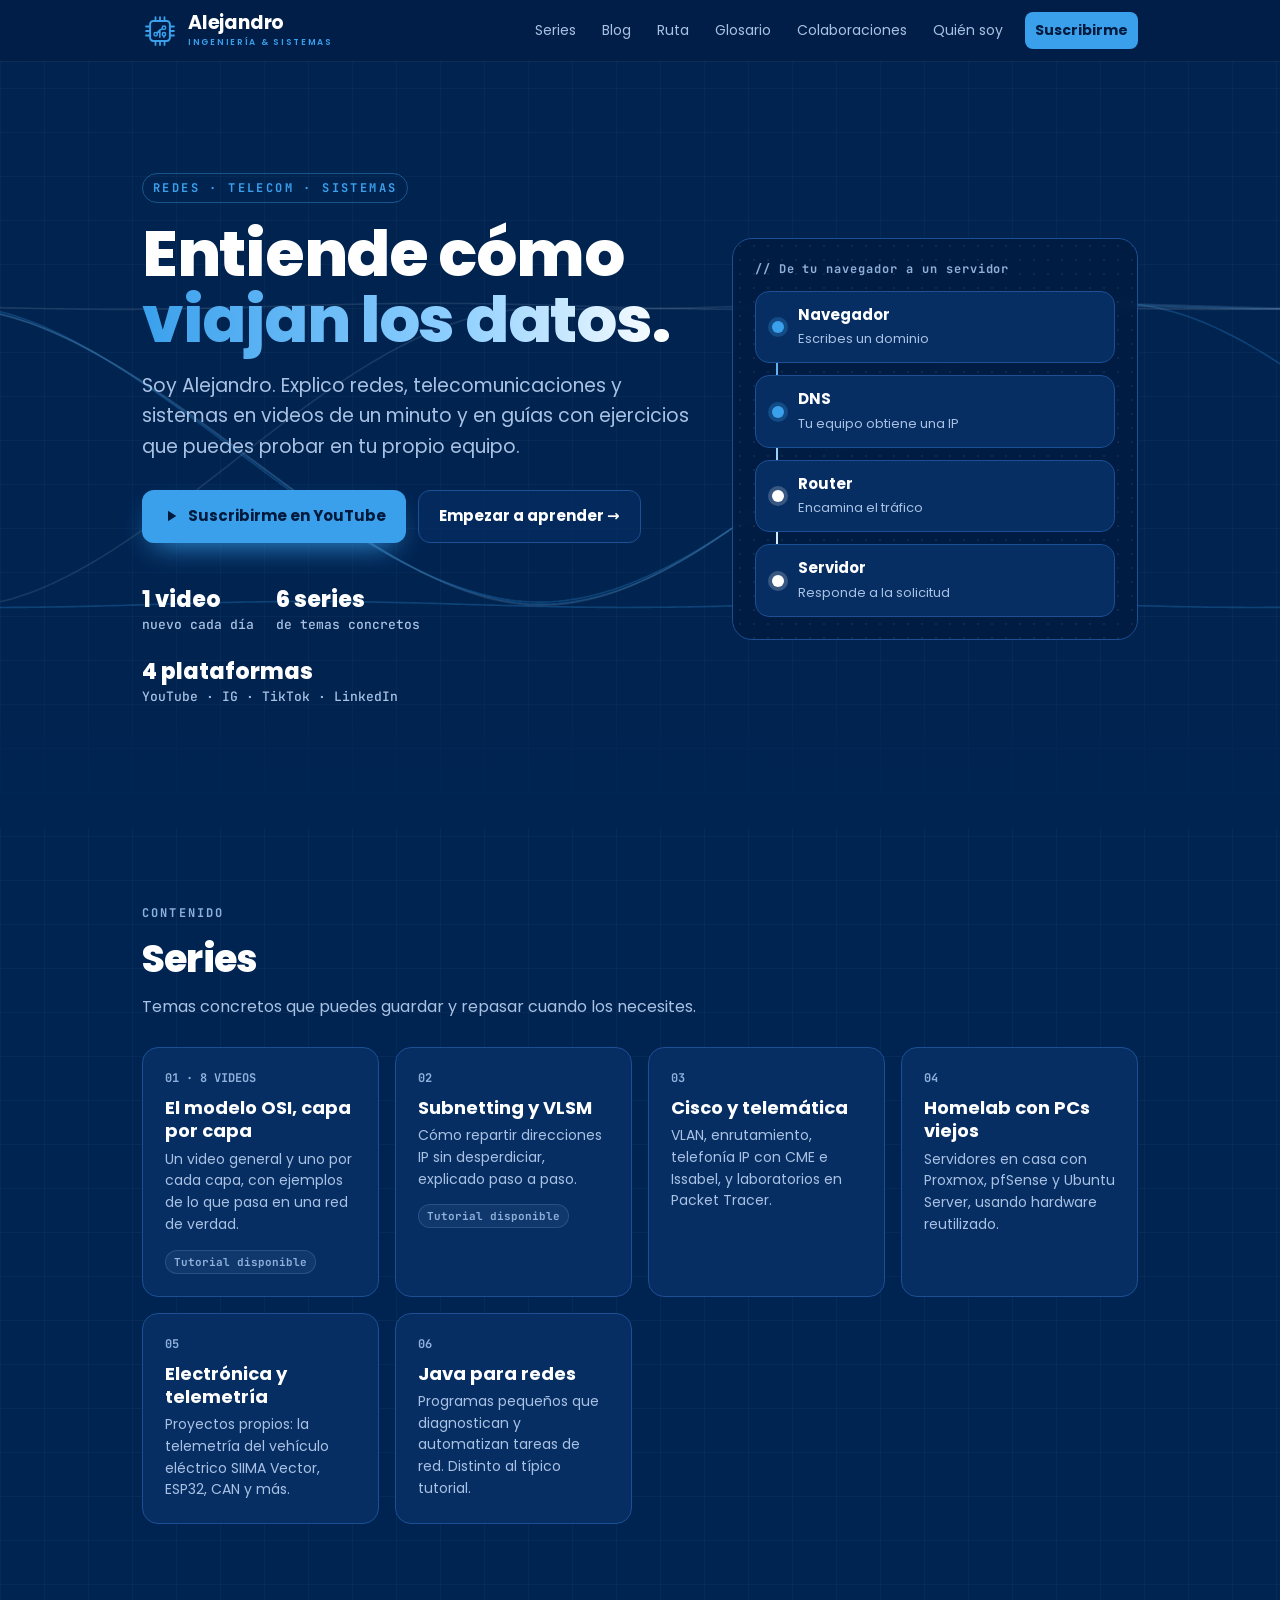
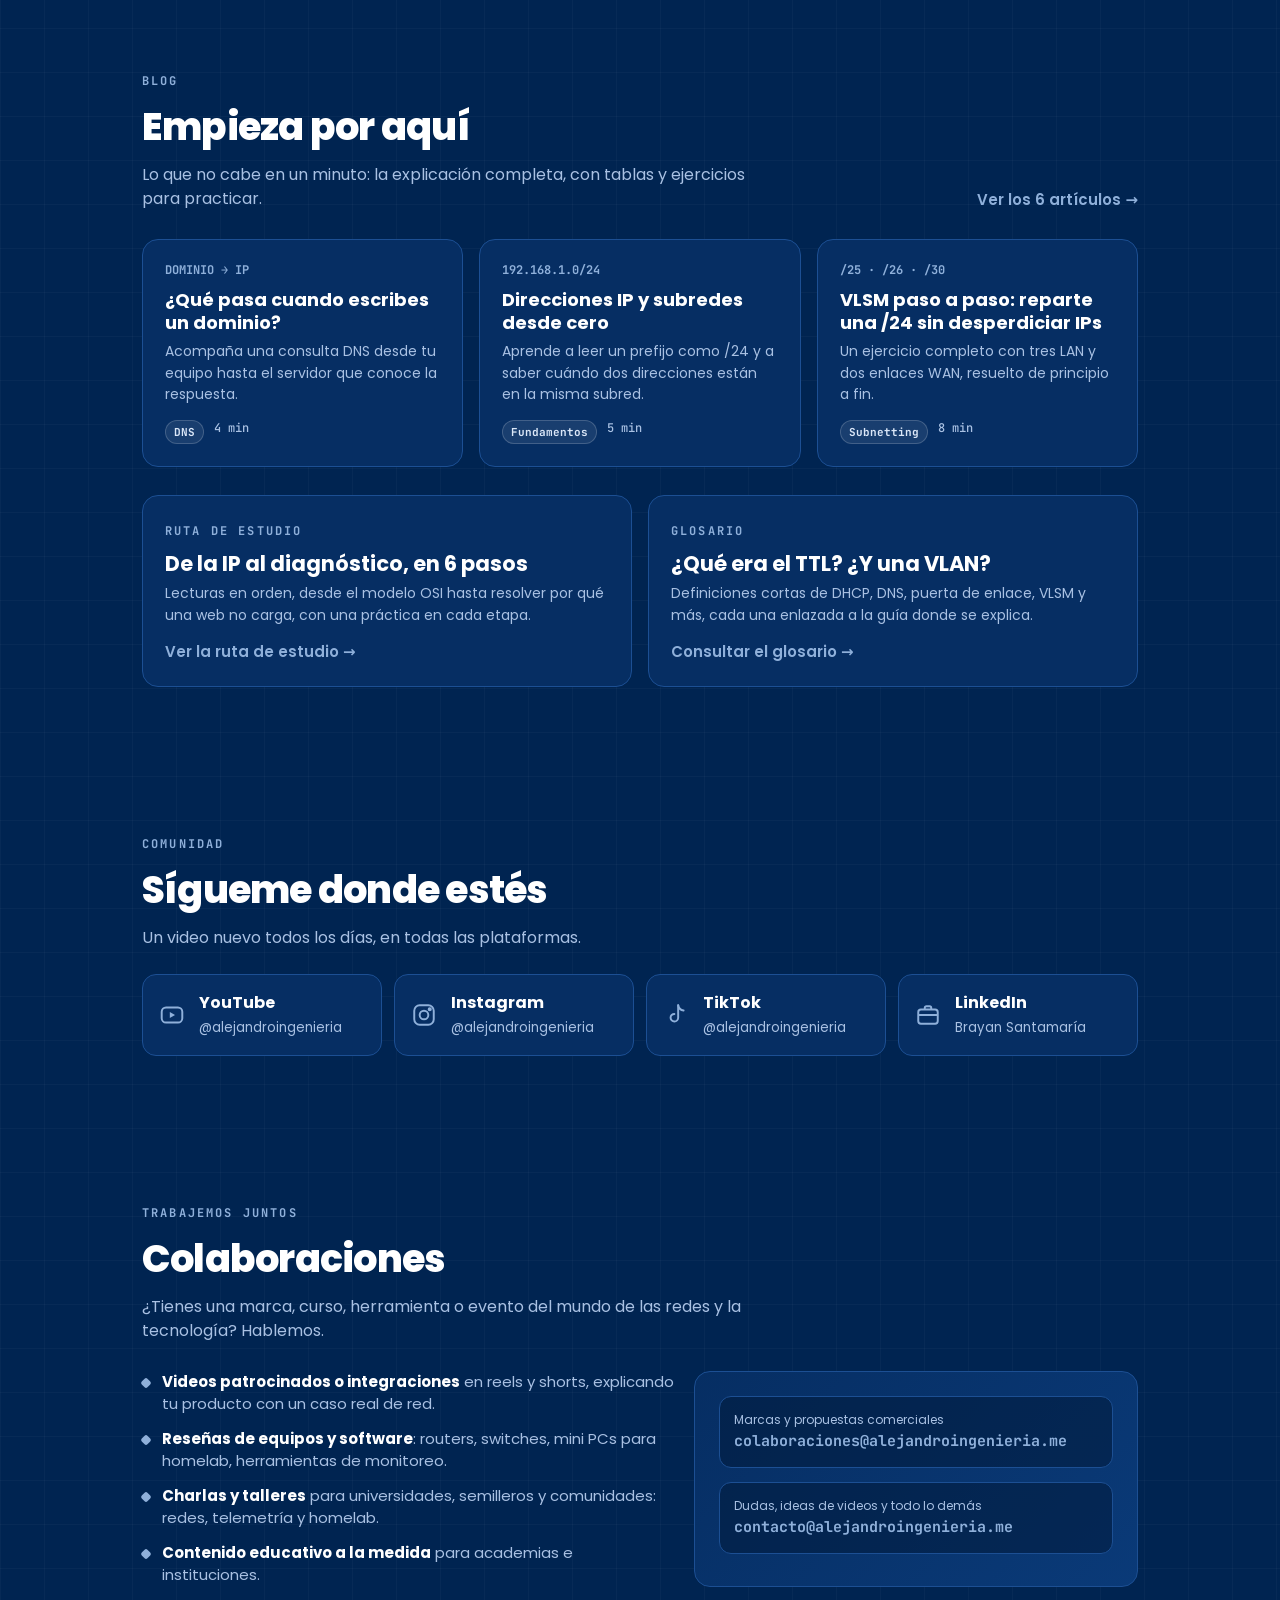
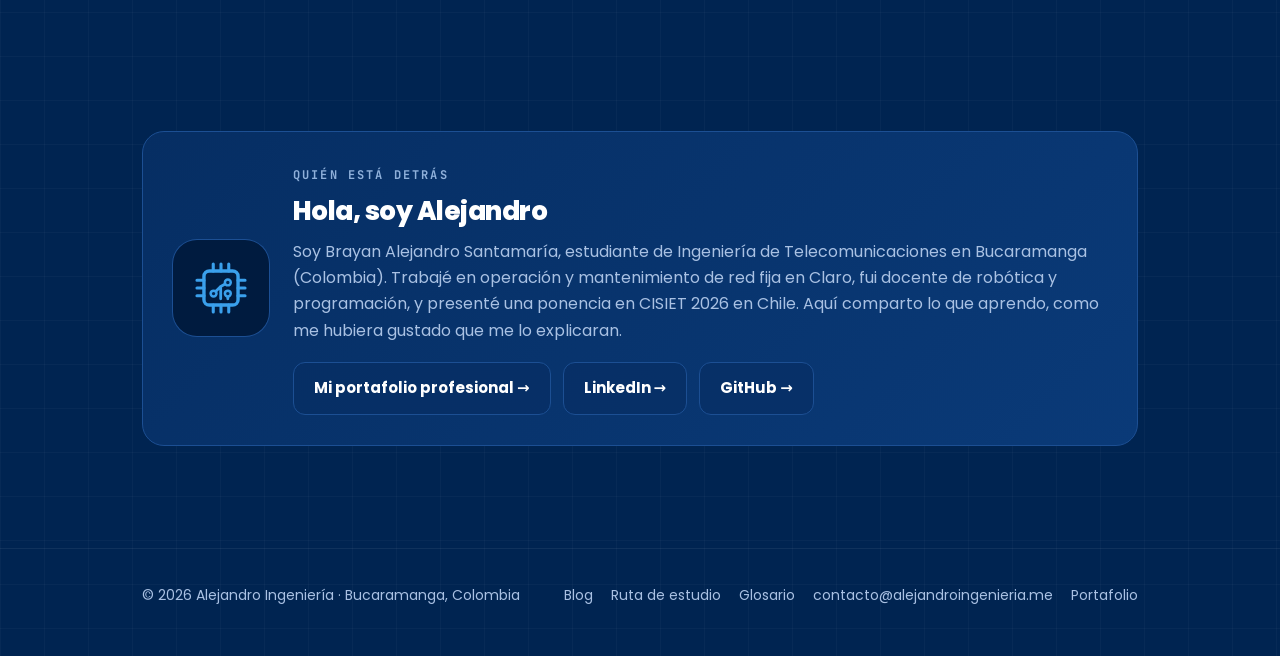
<file: index.html>
<!DOCTYPE html>
<html lang="es">
<head>
<meta charset="utf-8">
<meta name="viewport" content="width=device-width, initial-scale=1">
<title>Alejandro Ingeniería · Redes, telecom y sistemas explicados en corto</title>
<meta name="description" content="Aprende redes con Alejandro Ingeniería: videos cortos, guías con ejercicios, ruta de estudio y glosario. Modelo OSI, IP y subredes, VLSM, DNS, enrutamiento y Cisco.">
<link rel="canonical" href="https://alejandroingenieria.me/">
<meta name="theme-color" content="#002451">
<meta name="author" content="Brayan Alejandro Santamaría">
<meta property="og:type" content="website">
<meta property="og:site_name" content="Alejandro Ingeniería">
<meta property="og:locale" content="es_CO">
<meta property="og:title" content="Alejandro Ingeniería · Redes, telecom y sistemas en corto">
<meta property="og:description" content="Videos cortos y tutoriales de redes, telecomunicaciones y sistemas: OSI, VLSM, Cisco, homelab y electrónica.">
<meta property="og:url" content="https://alejandroingenieria.me/">
<meta property="og:image" content="https://alejandroingenieria.me/assets/og.png">
<meta property="og:image:width" content="1200">
<meta property="og:image:height" content="630">
<meta name="twitter:card" content="summary_large_image">
<link rel="icon" href="assets/favicon.svg" type="image/svg+xml">
<link rel="apple-touch-icon" href="assets/apple-touch-icon.png">
<link rel="preconnect" href="https://fonts.googleapis.com">
<link rel="preconnect" href="https://fonts.gstatic.com" crossorigin>
<link href="https://fonts.googleapis.com/css2?family=Poppins:wght@400;500;600;700;800&family=JetBrains+Mono:wght@500;700&display=swap" rel="stylesheet">
<link rel="stylesheet" href="assets/style.css">
<script>document.documentElement.classList.add("js")</script>
<script type="application/ld+json">
{
  "@context":"https://schema.org",
  "@graph":[
    {"@type":"WebSite","name":"Alejandro Ingeniería","url":"https://alejandroingenieria.me/","inLanguage":"es"},
    {"@type":"Person","name":"Brayan Alejandro Santamaría","alternateName":"Alejandro Ingeniería","url":"https://alejandroingenieria.me/",
     "jobTitle":"Estudiante de Ingeniería de Telecomunicaciones",
     "address":{"@type":"PostalAddress","addressLocality":"Bucaramanga","addressCountry":"CO"},
     "sameAs":["https://www.youtube.com/@alejandroingenieria","https://www.instagram.com/alejandroingenieria/","https://www.tiktok.com/@alejandroingenieria","https://www.linkedin.com/in/brayan-santamaria-developer/","https://brayansantamaria.dev/","https://github.com/brayansanpr1694"]}
  ]
}
</script>
</head>
<body>
<a class="skip" href="#main">Saltar al contenido</a>

<nav aria-label="Principal">
  <div class="nav-in">
    <a class="brand" href="./" aria-label="Alejandro Ingeniería, inicio">
      <svg viewBox="0 0 40 40" aria-hidden="true"><rect x="9" y="9" width="22" height="22" rx="3.5" fill="none" stroke="currentColor" stroke-width="2.2"/><path d="M15 4.5v4.5M20 4.5v4.5M25 4.5v4.5M15 31v4.5M20 31v4.5M25 31v4.5M4.5 15h4.5M4.5 20h4.5M4.5 25h4.5M31 15h4.5M31 20h4.5M31 25h4.5" stroke="currentColor" stroke-width="2" stroke-linecap="round"/><path d="M15.2 23.6l4.6-4.6 4.6-2.6M19.8 19v8M24.4 23.8V27" fill="none" stroke="currentColor" stroke-width="1.8" stroke-linecap="round" stroke-linejoin="round"/><circle cx="15.2" cy="23.6" r="1.9" fill="#002451" stroke="currentColor" stroke-width="1.6"/><circle cx="24.4" cy="16.4" r="1.9" fill="#002451" stroke="currentColor" stroke-width="1.6"/><circle cx="24.4" cy="23.6" r="1.9" fill="#002451" stroke="currentColor" stroke-width="1.6"/></svg><span class="wm"><b>Alejandro</b><small>Ingeniería &amp; Sistemas</small></span>
    </a>
    <button class="menu-btn" aria-label="Abrir menú" aria-expanded="false" aria-controls="menu"><span></span><span></span><span></span></button>
    <div class="links" id="menu">
      <a href="#series">Series</a>
      <a href="blog/">Blog</a>
      <a href="ruta/">Ruta</a>
      <a href="glosario/">Glosario</a>
      <a href="#colaboraciones">Colaboraciones</a>
      <a href="#quien">Quién soy</a>
      <a class="pill" href="https://www.youtube.com/@alejandroingenieria?sub_confirmation=1" target="_blank" rel="noopener">Suscribirme</a>
    </div>
  </div>
</nav>

<header class="hero-wrap">
  <canvas id="eye" aria-hidden="true"></canvas>
  <div class="hero hero-grid">
   <div>
    <span class="tag">Redes · Telecom · Sistemas</span>
    <h1>Entiende cómo<br><span class="grad">viajan los datos.</span></h1>
    <p class="lead">Soy Alejandro. Explico redes, telecomunicaciones y sistemas en videos de un minuto y en guías con ejercicios que puedes probar en tu propio equipo.</p>
    <div class="cta">
      <a class="btn y" href="https://www.youtube.com/@alejandroingenieria?sub_confirmation=1" target="_blank" rel="noopener">
        <svg viewBox="0 0 24 24" fill="currentColor" aria-hidden="true"><path d="M8 5v14l11-7z"/></svg>Suscribirme en YouTube</a>
      <a class="btn o" href="ruta/">Empezar a aprender →</a>
    </div>
    <div class="stats" aria-label="Datos del canal">
      <div><b>1 video</b>nuevo cada día</div>
      <div><b>6 series</b>de temas concretos</div>
      <div><b>4 plataformas</b>YouTube · IG · TikTok · LinkedIn</div>
    </div>
   </div>
   <div class="flow reveal" aria-label="Recorrido de una petición web">
     <div class="ttl">// De tu navegador a un servidor</div>
     <ol>
       <li><i></i><span><b>Navegador</b><small>Escribes un dominio</small></span></li>
       <li><i></i><span><b>DNS</b><small>Tu equipo obtiene una IP</small></span></li>
       <li><i></i><span><b>Router</b><small>Encamina el tráfico</small></span></li>
       <li><i></i><span><b>Servidor</b><small>Responde a la solicitud</small></span></li>
     </ol>
   </div>
  </div>
</header>

<main id="main">
<section id="series">
  <span class="eyebrow">Contenido</span>
  <h2>Series</h2>
  <p class="sub">Temas concretos que puedes guardar y repasar cuando los necesites.</p>
  <div class="grid">
    <a class="card reveal" href="blog/modelo-osi-explicado.html"><div class="n">01 · 8 VIDEOS</div><h3>El modelo OSI, capa por capa</h3><p>Un video general y uno por cada capa, con ejemplos de lo que pasa en una red de verdad.</p><div class="meta"><span class="chip g">Tutorial disponible</span></div></a>
    <a class="card reveal" href="blog/vlsm-paso-a-paso.html"><div class="n">02</div><h3>Subnetting y VLSM</h3><p>Cómo repartir direcciones IP sin desperdiciar, explicado paso a paso.</p><div class="meta"><span class="chip g">Tutorial disponible</span></div></a>
    <div class="card reveal"><div class="n">03</div><h3>Cisco y telemática</h3><p>VLAN, enrutamiento, telefonía IP con CME e Issabel, y laboratorios en Packet Tracer.</p></div>
    <div class="card reveal"><div class="n">04</div><h3>Homelab con PCs viejos</h3><p>Servidores en casa con Proxmox, pfSense y Ubuntu Server, usando hardware reutilizado.</p></div>
    <div class="card reveal"><div class="n">05</div><h3>Electrónica y telemetría</h3><p>Proyectos propios: la telemetría del vehículo eléctrico SIIMA Vector, ESP32, CAN y más.</p></div>
    <div class="card reveal"><div class="n">06</div><h3>Java para redes</h3><p>Programas pequeños que diagnostican y automatizan tareas de red. Distinto al típico tutorial.</p></div>
  </div>
</section>

<section id="blog">
  <div class="head-row">
    <div>
      <span class="eyebrow">Blog</span>
      <h2>Empieza por aquí</h2>
      <p class="sub">Lo que no cabe en un minuto: la explicación completa, con tablas y ejercicios para practicar.</p>
    </div>
    <a class="more" href="blog/">Ver los 6 artículos →</a>
  </div>
  <div class="grid">
    <a class="card reveal" href="blog/como-funciona-dns.html">
      <div class="n">DOMINIO → IP</div>
      <h3>¿Qué pasa cuando escribes un dominio?</h3>
      <p>Acompaña una consulta DNS desde tu equipo hasta el servidor que conoce la respuesta.</p>
      <div class="meta"><span class="chip">DNS</span><span>4 min</span></div>
    </a>
    <a class="card reveal" href="blog/direcciones-ip-y-subredes.html">
      <div class="n">192.168.1.0/24</div>
      <h3>Direcciones IP y subredes desde cero</h3>
      <p>Aprende a leer un prefijo como /24 y a saber cuándo dos direcciones están en la misma subred.</p>
      <div class="meta"><span class="chip">Fundamentos</span><span>5 min</span></div>
    </a>
    <a class="card reveal" href="blog/vlsm-paso-a-paso.html">
      <div class="n">/25 · /26 · /30</div>
      <h3>VLSM paso a paso: reparte una /24 sin desperdiciar IPs</h3>
      <p>Un ejercicio completo con tres LAN y dos enlaces WAN, resuelto de principio a fin.</p>
      <div class="meta"><span class="chip">Subnetting</span><span>8 min</span></div>
    </a>
  </div>
  <div class="learn">
    <div class="card reveal">
      <span class="eyebrow">Ruta de estudio</span>
      <h3 style="margin-top:8px">De la IP al diagnóstico, en 6 pasos</h3>
      <p>Lecturas en orden, desde el modelo OSI hasta resolver por qué una web no carga, con una práctica en cada etapa.</p>
      <a class="more" href="ruta/">Ver la ruta de estudio →</a>
    </div>
    <div class="card reveal">
      <span class="eyebrow">Glosario</span>
      <h3 style="margin-top:8px">¿Qué era el TTL? ¿Y una VLAN?</h3>
      <p>Definiciones cortas de DHCP, DNS, puerta de enlace, VLSM y más, cada una enlazada a la guía donde se explica.</p>
      <a class="more" href="glosario/">Consultar el glosario →</a>
    </div>
  </div>
</section>

<section id="redes">
  <span class="eyebrow">Comunidad</span>
  <h2>Sígueme donde estés</h2>
  <p class="sub">Un video nuevo todos los días, en todas las plataformas.</p>
  <div class="social">
    <a href="https://www.youtube.com/@alejandroingenieria" target="_blank" rel="noopener">
      <svg viewBox="0 0 24 24" fill="none" stroke="currentColor" stroke-width="1.8" aria-hidden="true"><rect x="2.5" y="5" width="19" height="14" rx="4"/><path d="M10 9.2v5.6l4.8-2.8z" fill="currentColor" stroke="none"/></svg>
      <span><b>YouTube</b><small>@alejandroingenieria</small></span></a>
    <a href="https://www.instagram.com/alejandroingenieria/" target="_blank" rel="noopener">
      <svg viewBox="0 0 24 24" fill="none" stroke="currentColor" stroke-width="1.8" aria-hidden="true"><rect x="3" y="3" width="18" height="18" rx="5"/><circle cx="12" cy="12" r="4"/><circle cx="17.3" cy="6.7" r="1" fill="currentColor"/></svg>
      <span><b>Instagram</b><small>@alejandroingenieria</small></span></a>
    <a href="https://www.tiktok.com/@alejandroingenieria" target="_blank" rel="noopener">
      <svg viewBox="0 0 24 24" fill="none" stroke="currentColor" stroke-width="1.8" stroke-linecap="round" aria-hidden="true"><path d="M14 3v11.5a3.5 3.5 0 1 1-3.5-3.5"/><path d="M14 3c.5 2.6 2.4 4.5 5 4.8"/></svg>
      <span><b>TikTok</b><small>@alejandroingenieria</small></span></a>
    <a href="https://www.linkedin.com/in/brayan-santamaria-developer/" target="_blank" rel="noopener">
      <svg viewBox="0 0 24 24" fill="none" stroke="currentColor" stroke-width="1.8" aria-hidden="true"><rect x="3" y="7" width="18" height="13" rx="2.5"/><path d="M9 7V5.5A1.5 1.5 0 0 1 10.5 4h3A1.5 1.5 0 0 1 15 5.5V7M3 12h18"/></svg>
      <span><b>LinkedIn</b><small>Brayan Santamaría</small></span></a>
  </div>
</section>

<section id="colaboraciones">
  <span class="eyebrow">Trabajemos juntos</span>
  <h2>Colaboraciones</h2>
  <p class="sub">¿Tienes una marca, curso, herramienta o evento del mundo de las redes y la tecnología? Hablemos.</p>
  <div class="collab">
    <ul>
      <li><span><b>Videos patrocinados o integraciones</b> en reels y shorts, explicando tu producto con un caso real de red.</span></li>
      <li><span><b>Reseñas de equipos y software</b>: routers, switches, mini PCs para homelab, herramientas de monitoreo.</span></li>
      <li><span><b>Charlas y talleres</b> para universidades, semilleros y comunidades: redes, telemetría y homelab.</span></li>
      <li><span><b>Contenido educativo a la medida</b> para academias e instituciones.</span></li>
    </ul>
    <div class="mailbox">
      <a class="mail" href="mailto:colaboraciones@alejandroingenieria.me?subject=Propuesta%20de%20colaboraci%C3%B3n">
        <small>Marcas y propuestas comerciales</small><span>colaboraciones@alejandroingenieria.me</span></a>
      <a class="mail" href="mailto:contacto@alejandroingenieria.me">
        <small>Dudas, ideas de videos y todo lo demás</small><span>contacto@alejandroingenieria.me</span></a>
    </div>
  </div>
</section>

<section id="quien">
  <div class="who">
    <div class="av" aria-hidden="true">
      <svg viewBox="0 0 40 40" aria-hidden="true"><rect x="9" y="9" width="22" height="22" rx="3.5" fill="none" stroke="currentColor" stroke-width="2.2"/><path d="M15 4.5v4.5M20 4.5v4.5M25 4.5v4.5M15 31v4.5M20 31v4.5M25 31v4.5M4.5 15h4.5M4.5 20h4.5M4.5 25h4.5M31 15h4.5M31 20h4.5M31 25h4.5" stroke="currentColor" stroke-width="2" stroke-linecap="round"/><path d="M15.2 23.6l4.6-4.6 4.6-2.6M19.8 19v8M24.4 23.8V27" fill="none" stroke="currentColor" stroke-width="1.8" stroke-linecap="round" stroke-linejoin="round"/><circle cx="15.2" cy="23.6" r="1.9" fill="#002451" stroke="currentColor" stroke-width="1.6"/><circle cx="24.4" cy="16.4" r="1.9" fill="#002451" stroke="currentColor" stroke-width="1.6"/><circle cx="24.4" cy="23.6" r="1.9" fill="#002451" stroke="currentColor" stroke-width="1.6"/></svg>
    </div>
    <div>
      <span class="eyebrow">Quién está detrás</span>
      <h2 style="font-size:26px">Hola, soy Alejandro</h2>
      <p>Soy Brayan Alejandro Santamaría, estudiante de Ingeniería de Telecomunicaciones en Bucaramanga (Colombia). Trabajé en operación y mantenimiento de red fija en Claro, fui docente de robótica y programación, y presenté una ponencia en CISIET 2026 en Chile. Aquí comparto lo que aprendo, como me hubiera gustado que me lo explicaran.</p>
      <div class="cta" style="margin-top:18px">
        <a class="btn o" href="https://brayansantamaria.dev/" target="_blank" rel="noopener">Mi portafolio profesional →</a>
        <a class="btn o" href="https://www.linkedin.com/in/brayan-santamaria-developer/" target="_blank" rel="noopener">LinkedIn →</a>
        <a class="btn o" href="https://github.com/brayansanpr1694" target="_blank" rel="noopener">GitHub →</a>
      </div>
    </div>
  </div>
</section>
</main>

<footer>
  <div class="foot">
    <div>© <span data-year>2026</span> Alejandro Ingeniería · Bucaramanga, Colombia</div>
    <div class="cols">
      <a href="blog/">Blog</a>
      <a href="ruta/">Ruta de estudio</a>
      <a href="glosario/">Glosario</a>
      <a href="mailto:contacto@alejandroingenieria.me">contacto@alejandroingenieria.me</a>
      <a href="https://brayansantamaria.dev/" target="_blank" rel="noopener">Portafolio</a>
    </div>
  </div>
</footer>

<script src="assets/main.js"></script>
</body>
</html>
</file>
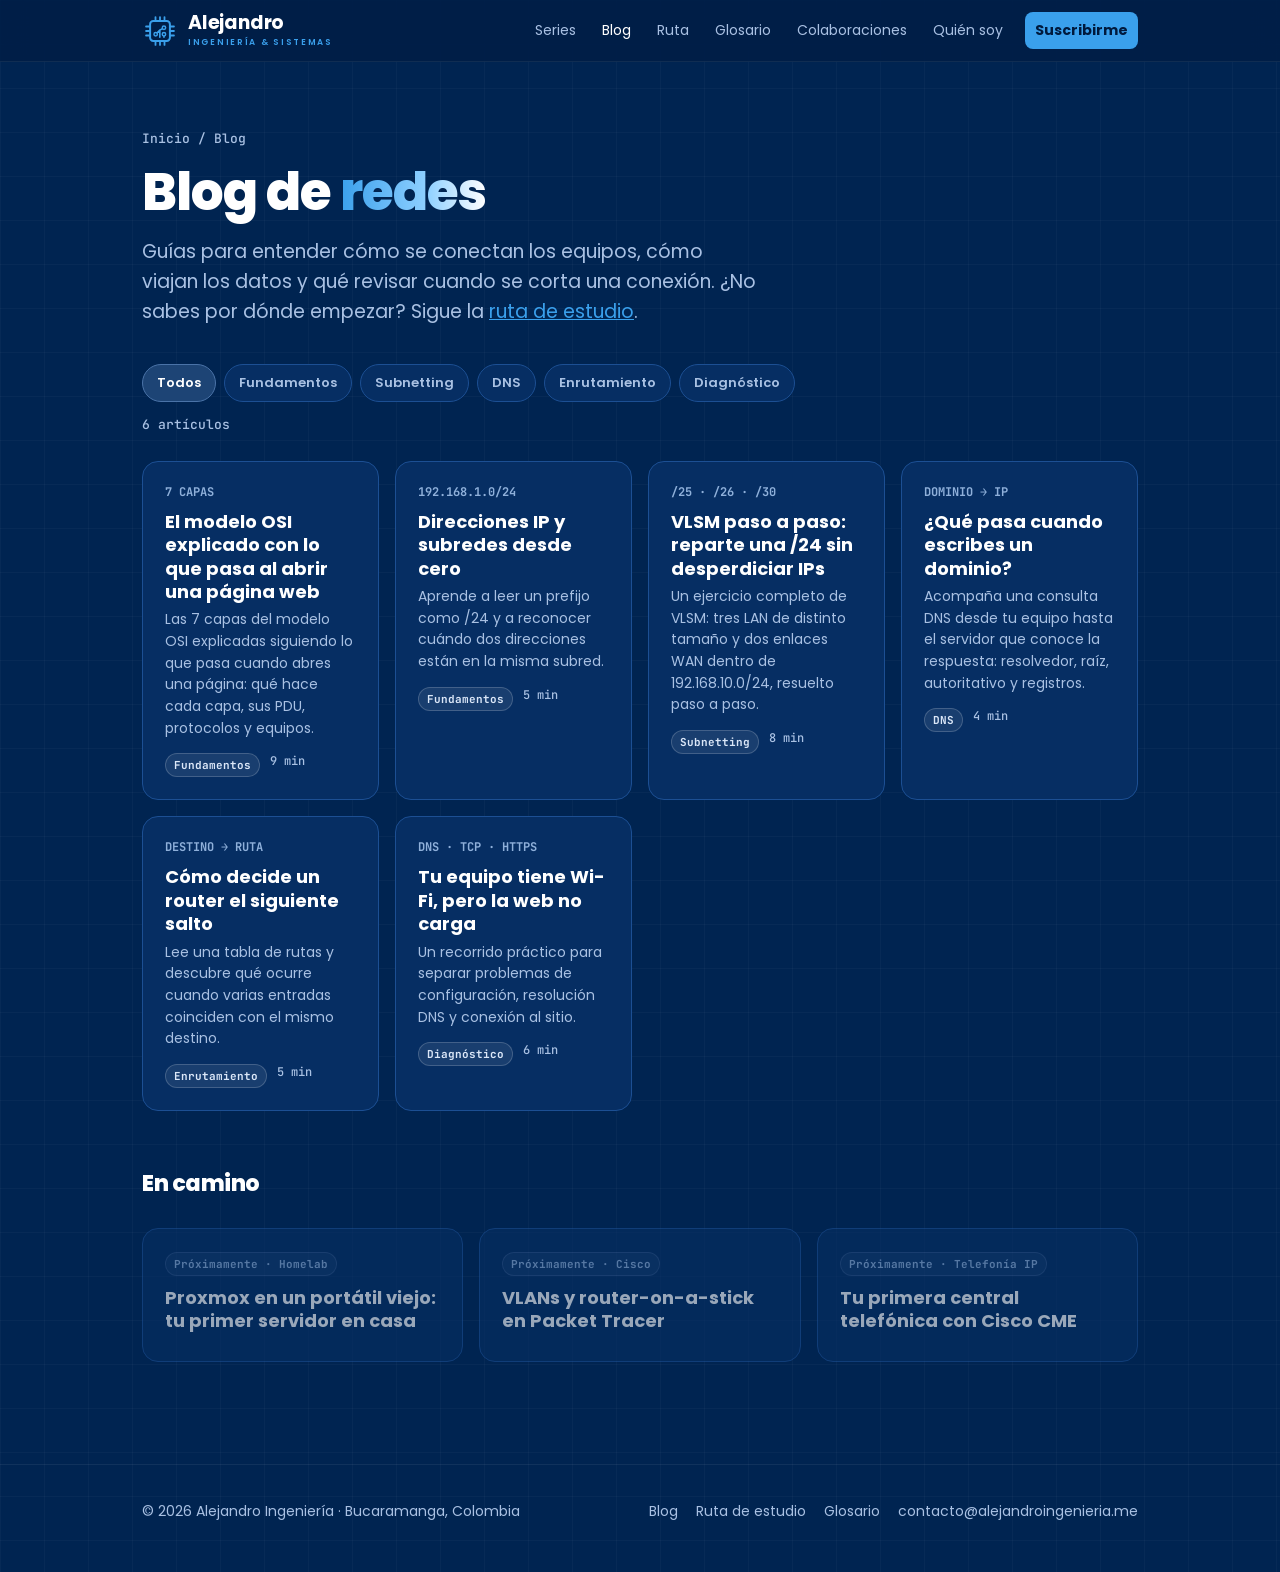
<file: blog/index.html>
<!DOCTYPE html>
<html lang="es">
<head>
<meta charset="utf-8">
<meta name="viewport" content="width=device-width, initial-scale=1">
<title>Blog de redes · Alejandro Ingeniería</title>
<meta name="description" content="Guías para entender cómo se conectan los equipos, cómo viajan los datos y qué revisar cuando se corta una conexión.">
<link rel="canonical" href="https://alejandroingenieria.me/blog/">
<meta name="theme-color" content="#002451">
<meta name="author" content="Brayan Alejandro Santamaría">
<meta property="og:type" content="website">
<meta property="og:site_name" content="Alejandro Ingeniería">
<meta property="og:locale" content="es_CO">
<meta property="og:title" content="Blog de redes · Alejandro Ingeniería">
<meta property="og:description" content="Guías para entender cómo se conectan los equipos, cómo viajan los datos y qué revisar cuando se corta una conexión.">
<meta property="og:url" content="https://alejandroingenieria.me/blog/">
<meta property="og:image" content="https://alejandroingenieria.me/assets/og.png">
<meta name="twitter:card" content="summary_large_image">
<link rel="icon" href="../assets/favicon.svg" type="image/svg+xml">
<link rel="apple-touch-icon" href="../assets/apple-touch-icon.png">
<link rel="preconnect" href="https://fonts.googleapis.com">
<link rel="preconnect" href="https://fonts.gstatic.com" crossorigin>
<link href="https://fonts.googleapis.com/css2?family=Poppins:wght@400;500;600;700;800&family=JetBrains+Mono:wght@500;700&display=swap" rel="stylesheet">
<link rel="stylesheet" href="../assets/style.css">
<script>document.documentElement.classList.add("js")</script>
</head>
<body>
<a class="skip" href="#main">Saltar al contenido</a>
<nav aria-label="Principal">
  <div class="nav-in">
    <a class="brand" href="../" aria-label="Alejandro Ingeniería, inicio"><svg viewBox="0 0 40 40" aria-hidden="true"><rect x="9" y="9" width="22" height="22" rx="3.5" fill="none" stroke="currentColor" stroke-width="2.2"/><path d="M15 4.5v4.5M20 4.5v4.5M25 4.5v4.5M15 31v4.5M20 31v4.5M25 31v4.5M4.5 15h4.5M4.5 20h4.5M4.5 25h4.5M31 15h4.5M31 20h4.5M31 25h4.5" stroke="currentColor" stroke-width="2" stroke-linecap="round"/><path d="M15.2 23.6l4.6-4.6 4.6-2.6M19.8 19v8M24.4 23.8V27" fill="none" stroke="currentColor" stroke-width="1.8" stroke-linecap="round" stroke-linejoin="round"/><circle cx="15.2" cy="23.6" r="1.9" fill="#002451" stroke="currentColor" stroke-width="1.6"/><circle cx="24.4" cy="16.4" r="1.9" fill="#002451" stroke="currentColor" stroke-width="1.6"/><circle cx="24.4" cy="23.6" r="1.9" fill="#002451" stroke="currentColor" stroke-width="1.6"/></svg><span class="wm"><b>Alejandro</b><small>Ingeniería &amp; Sistemas</small></span></a>
    <button class="menu-btn" aria-label="Abrir menú" aria-expanded="false" aria-controls="menu"><span></span><span></span><span></span></button>
    <div class="links" id="menu">
      <a href="../#series">Series</a>
      <a href="../blog/" aria-current="page">Blog</a>
      <a href="../ruta/">Ruta</a>
      <a href="../glosario/">Glosario</a>
      <a href="../#colaboraciones">Colaboraciones</a>
      <a href="../#quien">Quién soy</a>
      <a class="pill" href="https://www.youtube.com/@alejandroingenieria?sub_confirmation=1" target="_blank" rel="noopener">Suscribirme</a>
    </div>
  </div>
</nav>

<main id="main">
<div class="page-head wide">
  <div class="crumbs"><a href="../">Inicio</a> / Blog</div>
  <h1>Blog de <span class="grad">redes</span></h1>
  <p class="lead">Guías para entender cómo se conectan los equipos, cómo viajan los datos y qué revisar cuando se corta una conexión. ¿No sabes por dónde empezar? Sigue la <a href="../ruta/" style="color:var(--gold)">ruta de estudio</a>.</p>
</div>
<section style="padding-top:6px">
  <div class="filters" role="toolbar" aria-label="Filtrar por tema"><button class="filter on" aria-pressed="true" data-t="*">Todos</button><button class="filter" aria-pressed="false" data-t="Fundamentos">Fundamentos</button><button class="filter" aria-pressed="false" data-t="Subnetting">Subnetting</button><button class="filter" aria-pressed="false" data-t="DNS">DNS</button><button class="filter" aria-pressed="false" data-t="Enrutamiento">Enrutamiento</button><button class="filter" aria-pressed="false" data-t="Diagnóstico">Diagnóstico</button></div>
  <p class="count" role="status" aria-live="polite"><span id="n">6</span> <span id="count-label">artículos</span></p>
  <div class="grid" id="posts">
    <a class="card reveal" href="modelo-osi-explicado.html" data-tema="Fundamentos">
      <div class="n">7 CAPAS</div>
      <h3>El modelo OSI explicado con lo que pasa al abrir una página web</h3>
      <p>Las 7 capas del modelo OSI explicadas siguiendo lo que pasa cuando abres una página: qué hace cada capa, sus PDU, protocolos y equipos.</p>
      <div class="meta"><span class="chip">Fundamentos</span><span>9 min</span></div>
    </a>
    <a class="card reveal" href="direcciones-ip-y-subredes.html" data-tema="Fundamentos">
      <div class="n">192.168.1.0/24</div>
      <h3>Direcciones IP y subredes desde cero</h3>
      <p>Aprende a leer un prefijo como /24 y a reconocer cuándo dos direcciones están en la misma subred.</p>
      <div class="meta"><span class="chip">Fundamentos</span><span>5 min</span></div>
    </a>
    <a class="card reveal" href="vlsm-paso-a-paso.html" data-tema="Subnetting">
      <div class="n">/25 · /26 · /30</div>
      <h3>VLSM paso a paso: reparte una /24 sin desperdiciar IPs</h3>
      <p>Un ejercicio completo de VLSM: tres LAN de distinto tamaño y dos enlaces WAN dentro de 192.168.10.0/24, resuelto paso a paso.</p>
      <div class="meta"><span class="chip">Subnetting</span><span>8 min</span></div>
    </a>
    <a class="card reveal" href="como-funciona-dns.html" data-tema="DNS">
      <div class="n">DOMINIO → IP</div>
      <h3>¿Qué pasa cuando escribes un dominio?</h3>
      <p>Acompaña una consulta DNS desde tu equipo hasta el servidor que conoce la respuesta: resolvedor, raíz, autoritativo y registros.</p>
      <div class="meta"><span class="chip">DNS</span><span>4 min</span></div>
    </a>
    <a class="card reveal" href="como-decide-un-router.html" data-tema="Enrutamiento">
      <div class="n">DESTINO → RUTA</div>
      <h3>Cómo decide un router el siguiente salto</h3>
      <p>Lee una tabla de rutas y descubre qué ocurre cuando varias entradas coinciden con el mismo destino.</p>
      <div class="meta"><span class="chip">Enrutamiento</span><span>5 min</span></div>
    </a>
    <a class="card reveal" href="diagnosticar-conexion.html" data-tema="Diagnóstico">
      <div class="n">DNS · TCP · HTTPS</div>
      <h3>Tu equipo tiene Wi-Fi, pero la web no carga</h3>
      <p>Un recorrido práctico para separar problemas de configuración, resolución DNS y conexión al sitio.</p>
      <div class="meta"><span class="chip">Diagnóstico</span><span>6 min</span></div>
    </a>
  </div>
  <h2 style="font-size:22px;margin-top:56px">En camino</h2>
  <div class="grid"><div class="card soon"><span class="chip g">Próximamente · Homelab</span><h3>Proxmox en un portátil viejo: tu primer servidor en casa</h3></div><div class="card soon"><span class="chip g">Próximamente · Cisco</span><h3>VLANs y router-on-a-stick en Packet Tracer</h3></div><div class="card soon"><span class="chip g">Próximamente · Telefonía IP</span><h3>Tu primera central telefónica con Cisco CME</h3></div></div>
</section>
</main>
<script>
document.querySelectorAll(".filter").forEach(function(b){b.addEventListener("click",function(){
  var t=b.dataset.t,n=0;document.querySelectorAll(".filter").forEach(function(x){x.classList.toggle("on",x===b);x.setAttribute("aria-pressed",x===b?"true":"false")});
  document.querySelectorAll("#posts .card").forEach(function(c){var ok=t==="*"||c.dataset.tema===t;c.style.display=ok?"":"none";if(ok)n++});
  document.getElementById("n").textContent=n;
  document.getElementById("count-label").textContent=n===1?"artículo":"artículos";
})});
</script>

<footer>
  <div class="foot">
    <div>© <span data-year>2026</span> Alejandro Ingeniería · Bucaramanga, Colombia</div>
    <div class="cols">
      <a href="../blog/">Blog</a>
      <a href="../ruta/">Ruta de estudio</a>
      <a href="../glosario/">Glosario</a>
      <a href="mailto:contacto@alejandroingenieria.me">contacto@alejandroingenieria.me</a>
    </div>
  </div>
</footer>
<script src="../assets/main.js"></script>
</body>
</html>
</file>
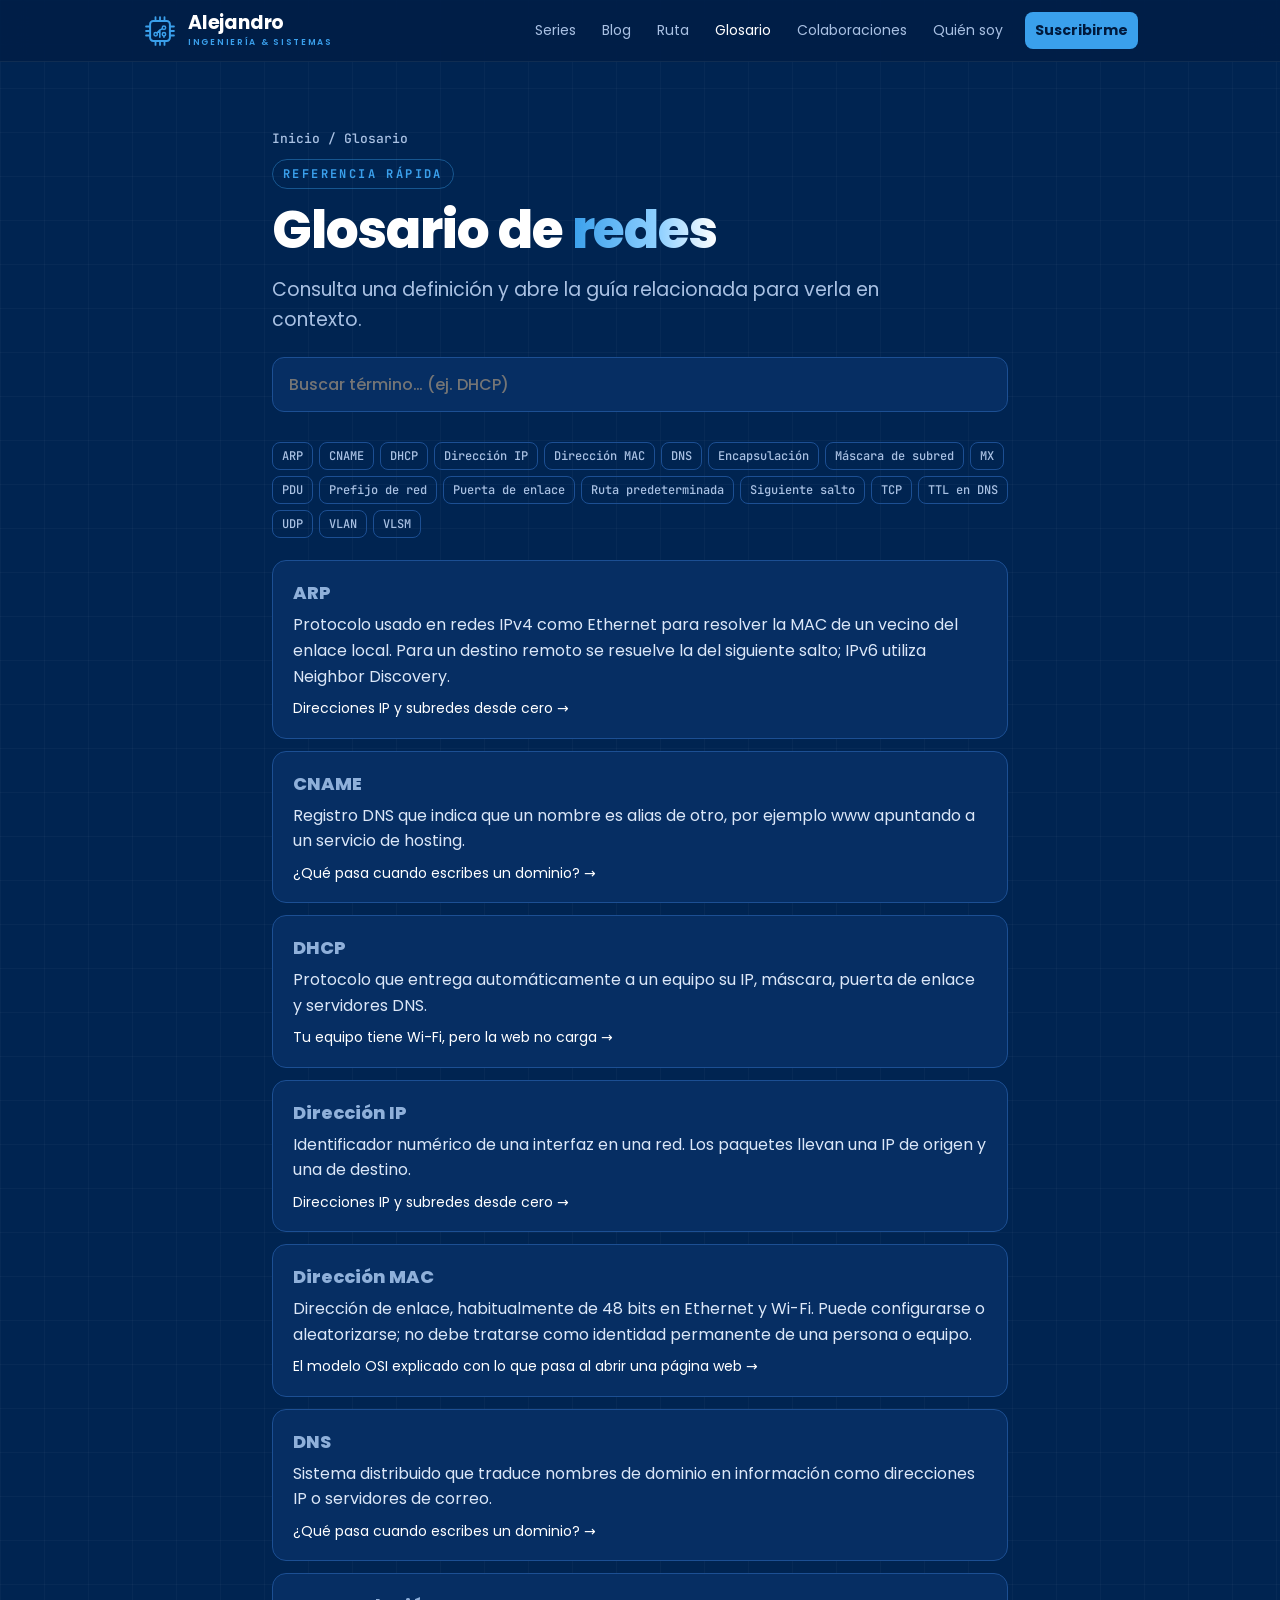
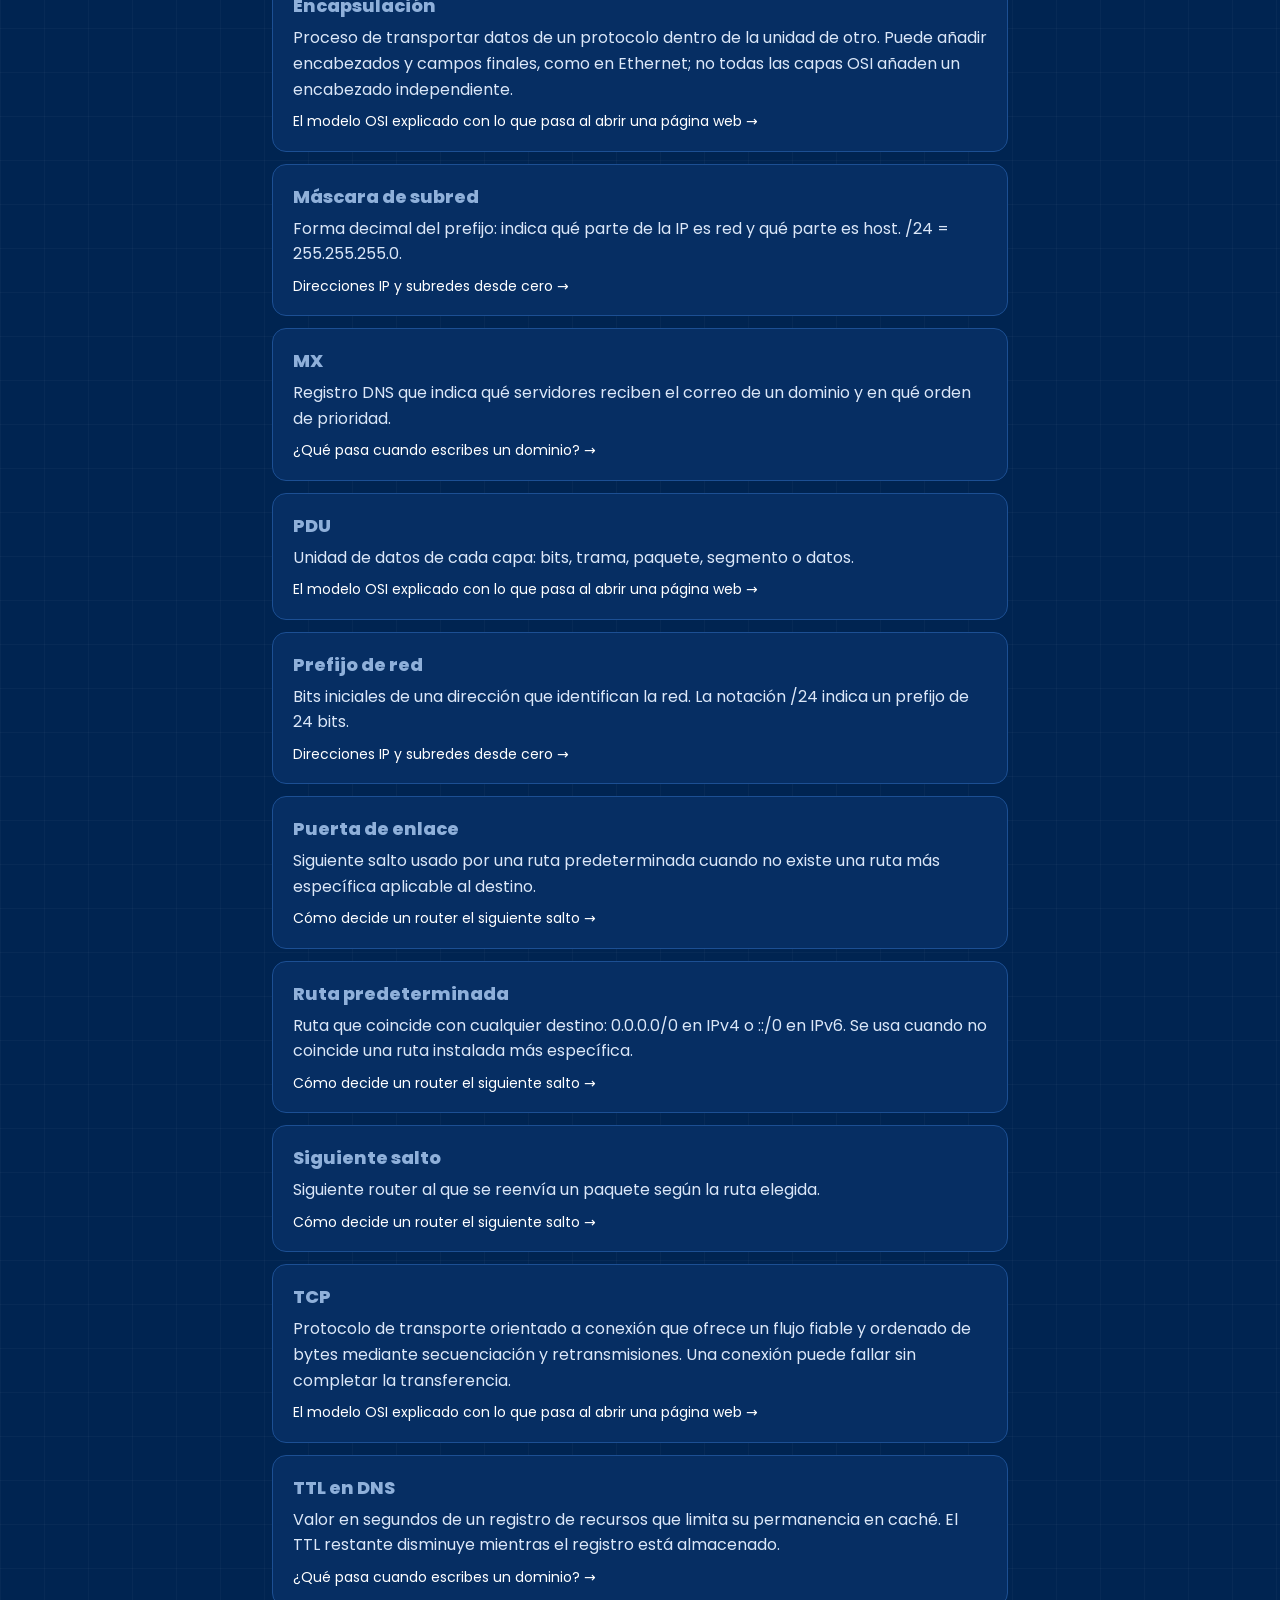
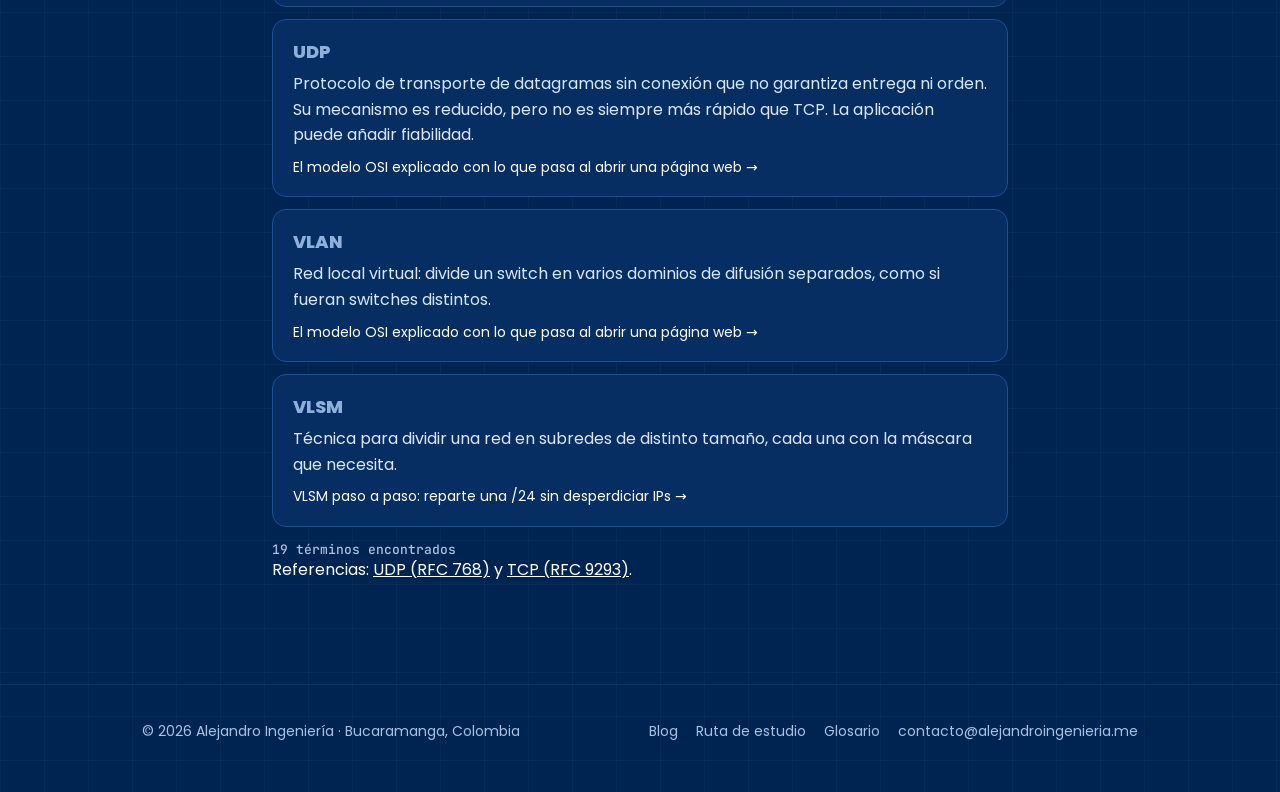
<file: glosario/index.html>
<!DOCTYPE html>
<html lang="es">
<head>
<meta charset="utf-8">
<meta name="viewport" content="width=device-width, initial-scale=1">
<title>Glosario de redes · Alejandro Ingeniería</title>
<meta name="description" content="Definiciones cortas de términos de redes como DHCP, DNS, VLAN, VLSM, puerta de enlace y TTL, con la guía donde se explican en contexto.">
<link rel="canonical" href="https://alejandroingenieria.me/glosario/">
<meta name="theme-color" content="#002451">
<meta name="author" content="Brayan Alejandro Santamaría">
<meta property="og:type" content="website">
<meta property="og:site_name" content="Alejandro Ingeniería">
<meta property="og:locale" content="es_CO">
<meta property="og:title" content="Glosario de redes · Alejandro Ingeniería">
<meta property="og:description" content="Definiciones cortas de términos de redes como DHCP, DNS, VLAN, VLSM, puerta de enlace y TTL, con la guía donde se explican en contexto.">
<meta property="og:url" content="https://alejandroingenieria.me/glosario/">
<meta property="og:image" content="https://alejandroingenieria.me/assets/og.png">
<meta name="twitter:card" content="summary_large_image">
<link rel="icon" href="../assets/favicon.svg" type="image/svg+xml">
<link rel="apple-touch-icon" href="../assets/apple-touch-icon.png">
<link rel="preconnect" href="https://fonts.googleapis.com">
<link rel="preconnect" href="https://fonts.gstatic.com" crossorigin>
<link href="https://fonts.googleapis.com/css2?family=Poppins:wght@400;500;600;700;800&family=JetBrains+Mono:wght@500;700&display=swap" rel="stylesheet">
<link rel="stylesheet" href="../assets/style.css">
<script>document.documentElement.classList.add("js")</script>
</head>
<body>
<a class="skip" href="#main">Saltar al contenido</a>
<nav aria-label="Principal">
  <div class="nav-in">
    <a class="brand" href="../" aria-label="Alejandro Ingeniería, inicio"><svg viewBox="0 0 40 40" aria-hidden="true"><rect x="9" y="9" width="22" height="22" rx="3.5" fill="none" stroke="currentColor" stroke-width="2.2"/><path d="M15 4.5v4.5M20 4.5v4.5M25 4.5v4.5M15 31v4.5M20 31v4.5M25 31v4.5M4.5 15h4.5M4.5 20h4.5M4.5 25h4.5M31 15h4.5M31 20h4.5M31 25h4.5" stroke="currentColor" stroke-width="2" stroke-linecap="round"/><path d="M15.2 23.6l4.6-4.6 4.6-2.6M19.8 19v8M24.4 23.8V27" fill="none" stroke="currentColor" stroke-width="1.8" stroke-linecap="round" stroke-linejoin="round"/><circle cx="15.2" cy="23.6" r="1.9" fill="#002451" stroke="currentColor" stroke-width="1.6"/><circle cx="24.4" cy="16.4" r="1.9" fill="#002451" stroke="currentColor" stroke-width="1.6"/><circle cx="24.4" cy="23.6" r="1.9" fill="#002451" stroke="currentColor" stroke-width="1.6"/></svg><span class="wm"><b>Alejandro</b><small>Ingeniería &amp; Sistemas</small></span></a>
    <button class="menu-btn" aria-label="Abrir menú" aria-expanded="false" aria-controls="menu"><span></span><span></span><span></span></button>
    <div class="links" id="menu">
      <a href="../#series">Series</a>
      <a href="../blog/">Blog</a>
      <a href="../ruta/">Ruta</a>
      <a href="../glosario/" aria-current="page">Glosario</a>
      <a href="../#colaboraciones">Colaboraciones</a>
      <a href="../#quien">Quién soy</a>
      <a class="pill" href="https://www.youtube.com/@alejandroingenieria?sub_confirmation=1" target="_blank" rel="noopener">Suscribirme</a>
    </div>
  </div>
</nav>

<main id="main">
<div class="page-head">
  <div class="crumbs"><a href="../">Inicio</a> / Glosario</div>
  <span class="tag">Referencia rápida</span>
  <h1 style="margin-top:14px">Glosario de <span class="grad">redes</span></h1>
  <p class="lead">Consulta una definición y abre la guía relacionada para verla en contexto.</p>
  <input class="search" id="q" type="search" placeholder="Buscar término… (ej. DHCP)" aria-label="Buscar término">
</div>
<section style="max-width:780px;padding-top:0">
  <div class="jump" role="navigation" aria-label="Términos"><a href="#arp">ARP</a><a href="#cname">CNAME</a><a href="#dhcp">DHCP</a><a href="#direccion-ip">Dirección IP</a><a href="#direccion-mac">Dirección MAC</a><a href="#dns">DNS</a><a href="#encapsulacion">Encapsulación</a><a href="#mascara-de-subred">Máscara de subred</a><a href="#mx">MX</a><a href="#pdu">PDU</a><a href="#prefijo-de-red">Prefijo de red</a><a href="#puerta-de-enlace">Puerta de enlace</a><a href="#ruta-predeterminada">Ruta predeterminada</a><a href="#siguiente-salto">Siguiente salto</a><a href="#tcp">TCP</a><a href="#ttl-en-dns">TTL en DNS</a><a href="#udp">UDP</a><a href="#vlan">VLAN</a><a href="#vlsm">VLSM</a></div>
  <dl class="glossary">
    <div class="term" id="arp">
      <dt>ARP</dt>
      <dd>Protocolo usado en redes IPv4 como Ethernet para resolver la MAC de un vecino del enlace local. Para un destino remoto se resuelve la del siguiente salto; IPv6 utiliza Neighbor Discovery.<a href="../blog/direcciones-ip-y-subredes.html">Direcciones IP y subredes desde cero →</a></dd>
    </div>
    <div class="term" id="cname">
      <dt>CNAME</dt>
      <dd>Registro DNS que indica que un nombre es alias de otro, por ejemplo www apuntando a un servicio de hosting.<a href="../blog/como-funciona-dns.html">¿Qué pasa cuando escribes un dominio? →</a></dd>
    </div>
    <div class="term" id="dhcp">
      <dt>DHCP</dt>
      <dd>Protocolo que entrega automáticamente a un equipo su IP, máscara, puerta de enlace y servidores DNS.<a href="../blog/diagnosticar-conexion.html">Tu equipo tiene Wi-Fi, pero la web no carga →</a></dd>
    </div>
    <div class="term" id="direccion-ip">
      <dt>Dirección IP</dt>
      <dd>Identificador numérico de una interfaz en una red. Los paquetes llevan una IP de origen y una de destino.<a href="../blog/direcciones-ip-y-subredes.html">Direcciones IP y subredes desde cero →</a></dd>
    </div>
    <div class="term" id="direccion-mac">
      <dt>Dirección MAC</dt>
      <dd>Dirección de enlace, habitualmente de 48 bits en Ethernet y Wi-Fi. Puede configurarse o aleatorizarse; no debe tratarse como identidad permanente de una persona o equipo.<a href="../blog/modelo-osi-explicado.html">El modelo OSI explicado con lo que pasa al abrir una página web →</a></dd>
    </div>
    <div class="term" id="dns">
      <dt>DNS</dt>
      <dd>Sistema distribuido que traduce nombres de dominio en información como direcciones IP o servidores de correo.<a href="../blog/como-funciona-dns.html">¿Qué pasa cuando escribes un dominio? →</a></dd>
    </div>
    <div class="term" id="encapsulacion">
      <dt>Encapsulación</dt>
      <dd>Proceso de transportar datos de un protocolo dentro de la unidad de otro. Puede añadir encabezados y campos finales, como en Ethernet; no todas las capas OSI añaden un encabezado independiente.<a href="../blog/modelo-osi-explicado.html">El modelo OSI explicado con lo que pasa al abrir una página web →</a></dd>
    </div>
    <div class="term" id="mascara-de-subred">
      <dt>Máscara de subred</dt>
      <dd>Forma decimal del prefijo: indica qué parte de la IP es red y qué parte es host. /24 = 255.255.255.0.<a href="../blog/direcciones-ip-y-subredes.html">Direcciones IP y subredes desde cero →</a></dd>
    </div>
    <div class="term" id="mx">
      <dt>MX</dt>
      <dd>Registro DNS que indica qué servidores reciben el correo de un dominio y en qué orden de prioridad.<a href="../blog/como-funciona-dns.html">¿Qué pasa cuando escribes un dominio? →</a></dd>
    </div>
    <div class="term" id="pdu">
      <dt>PDU</dt>
      <dd>Unidad de datos de cada capa: bits, trama, paquete, segmento o datos.<a href="../blog/modelo-osi-explicado.html">El modelo OSI explicado con lo que pasa al abrir una página web →</a></dd>
    </div>
    <div class="term" id="prefijo-de-red">
      <dt>Prefijo de red</dt>
      <dd>Bits iniciales de una dirección que identifican la red. La notación /24 indica un prefijo de 24 bits.<a href="../blog/direcciones-ip-y-subredes.html">Direcciones IP y subredes desde cero →</a></dd>
    </div>
    <div class="term" id="puerta-de-enlace">
      <dt>Puerta de enlace</dt>
      <dd>Siguiente salto usado por una ruta predeterminada cuando no existe una ruta más específica aplicable al destino.<a href="../blog/como-decide-un-router.html">Cómo decide un router el siguiente salto →</a></dd>
    </div>
    <div class="term" id="ruta-predeterminada">
      <dt>Ruta predeterminada</dt>
      <dd>Ruta que coincide con cualquier destino: 0.0.0.0/0 en IPv4 o ::/0 en IPv6. Se usa cuando no coincide una ruta instalada más específica.<a href="../blog/como-decide-un-router.html">Cómo decide un router el siguiente salto →</a></dd>
    </div>
    <div class="term" id="siguiente-salto">
      <dt>Siguiente salto</dt>
      <dd>Siguiente router al que se reenvía un paquete según la ruta elegida.<a href="../blog/como-decide-un-router.html">Cómo decide un router el siguiente salto →</a></dd>
    </div>
    <div class="term" id="tcp">
      <dt>TCP</dt>
      <dd>Protocolo de transporte orientado a conexión que ofrece un flujo fiable y ordenado de bytes mediante secuenciación y retransmisiones. Una conexión puede fallar sin completar la transferencia.<a href="../blog/modelo-osi-explicado.html">El modelo OSI explicado con lo que pasa al abrir una página web →</a></dd>
    </div>
    <div class="term" id="ttl-en-dns">
      <dt>TTL en DNS</dt>
      <dd>Valor en segundos de un registro de recursos que limita su permanencia en caché. El TTL restante disminuye mientras el registro está almacenado.<a href="../blog/como-funciona-dns.html">¿Qué pasa cuando escribes un dominio? →</a></dd>
    </div>
    <div class="term" id="udp">
      <dt>UDP</dt>
      <dd>Protocolo de transporte de datagramas sin conexión que no garantiza entrega ni orden. Su mecanismo es reducido, pero no es siempre más rápido que TCP. La aplicación puede añadir fiabilidad.<a href="../blog/modelo-osi-explicado.html">El modelo OSI explicado con lo que pasa al abrir una página web →</a></dd>
    </div>
    <div class="term" id="vlan">
      <dt>VLAN</dt>
      <dd>Red local virtual: divide un switch en varios dominios de difusión separados, como si fueran switches distintos.<a href="../blog/modelo-osi-explicado.html">El modelo OSI explicado con lo que pasa al abrir una página web →</a></dd>
    </div>
    <div class="term" id="vlsm">
      <dt>VLSM</dt>
      <dd>Técnica para dividir una red en subredes de distinto tamaño, cada una con la máscara que necesita.<a href="../blog/vlsm-paso-a-paso.html">VLSM paso a paso: reparte una /24 sin desperdiciar IPs →</a></dd>
    </div>
  </dl>
  <p class="count" id="results" role="status" aria-live="polite"></p>
  <p class="empty" id="empty" hidden>No hay términos con esa búsqueda.</p>
  <p>Referencias: <a href="https://www.rfc-editor.org/info/rfc768/" target="_blank" rel="noopener">UDP (RFC 768)</a> y <a href="https://www.rfc-editor.org/rfc/rfc9293.html" target="_blank" rel="noopener">TCP (RFC 9293)</a>.</p>
</section>
</main>
<script>
(function(){
  var search=document.getElementById("q");
  var terms=document.querySelectorAll(".term");
  var jumps=document.querySelectorAll(".jump a");
  function normalize(text){return text.toLowerCase().normalize("NFD").replace(/[\u0300-\u036f]/g,"")}
  function filter(){
    var q=normalize(search.value.trim()),n=0;
    terms.forEach(function(term){
      var ok=normalize(term.textContent).indexOf(q)>-1;
      term.hidden=!ok;
      if(ok)n++;
    });
    jumps.forEach(function(link){
      var term=document.getElementById(link.getAttribute("href").slice(1));
      link.hidden=!term||term.hidden;
    });
    document.getElementById("empty").hidden=n>0;
    document.getElementById("results").textContent=n+" "+(n===1?"término encontrado":"términos encontrados");
  }
  function revealHash(){
    var id;
    try{id=decodeURIComponent(location.hash.slice(1))}catch(e){return}
    var term=document.getElementById(id);
    if(term&&term.classList.contains("term")&&term.hidden){
      search.value="";
      filter();
      term.scrollIntoView({block:"start"});
    }
  }
  search.addEventListener("input",filter);
  window.addEventListener("hashchange",revealHash);
  filter();
})();
</script>

<footer>
  <div class="foot">
    <div>© <span data-year>2026</span> Alejandro Ingeniería · Bucaramanga, Colombia</div>
    <div class="cols">
      <a href="../blog/">Blog</a>
      <a href="../ruta/">Ruta de estudio</a>
      <a href="../glosario/">Glosario</a>
      <a href="mailto:contacto@alejandroingenieria.me">contacto@alejandroingenieria.me</a>
    </div>
  </div>
</footer>
<script src="../assets/main.js"></script>
</body>
</html>
</file>
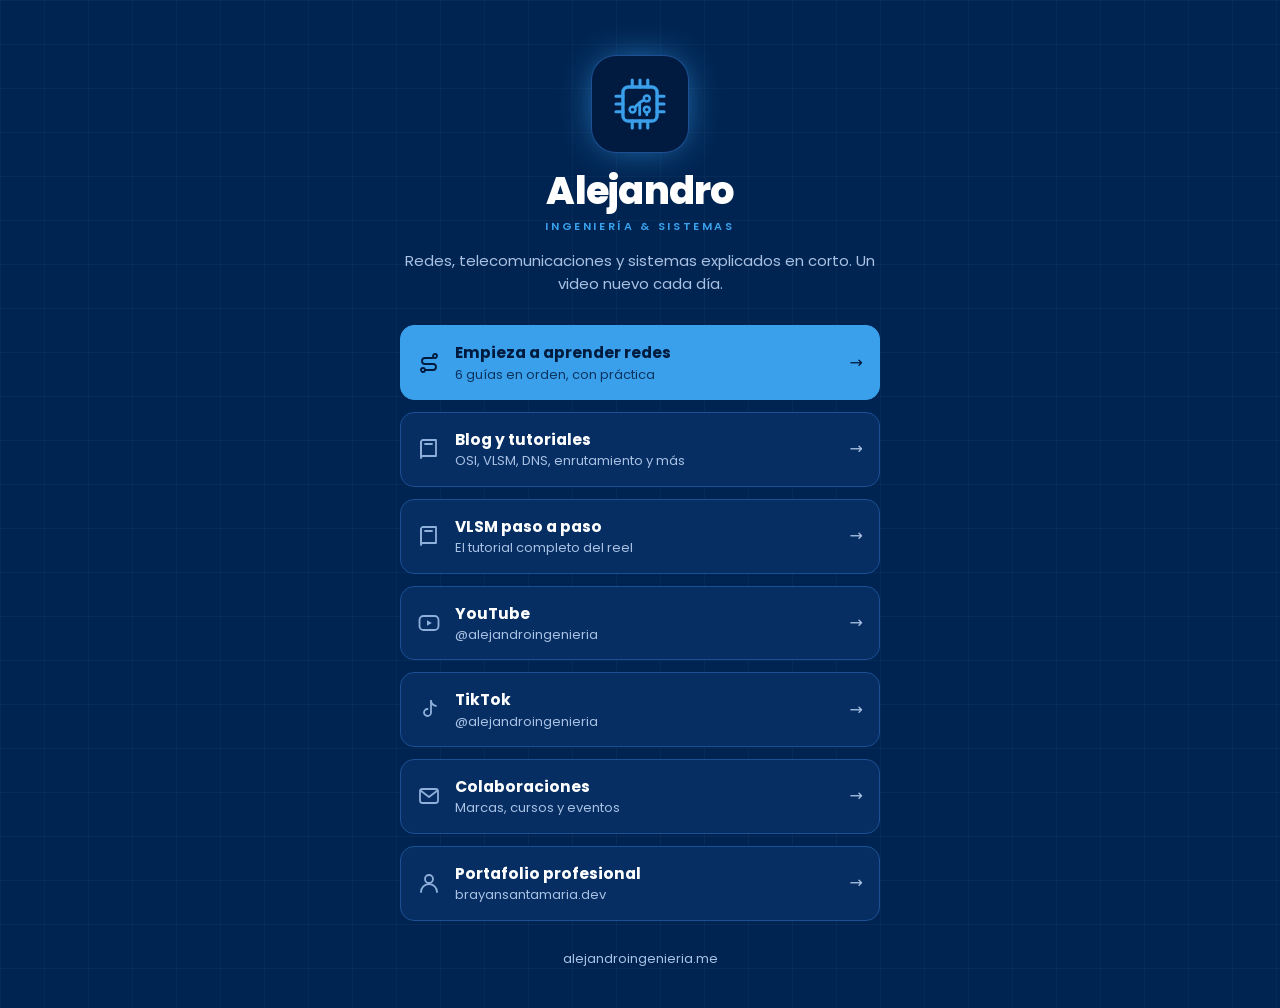
<file: links/index.html>
<!DOCTYPE html>
<html lang="es">
<head>
<meta charset="utf-8">
<meta name="viewport" content="width=device-width, initial-scale=1">
<title>Enlaces · Alejandro Ingeniería</title>
<meta name="description" content="Todos los enlaces de Alejandro Ingeniería: guías de redes, YouTube, TikTok y colaboraciones.">
<link rel="canonical" href="https://alejandroingenieria.me/links/">
<meta name="theme-color" content="#002451">
<meta name="author" content="Brayan Alejandro Santamaría">
<meta property="og:type" content="website">
<meta property="og:site_name" content="Alejandro Ingeniería">
<meta property="og:locale" content="es_CO">
<meta property="og:title" content="Enlaces · Alejandro Ingeniería">
<meta property="og:description" content="Todos los enlaces de Alejandro Ingeniería: guías de redes, YouTube, TikTok y colaboraciones.">
<meta property="og:url" content="https://alejandroingenieria.me/links/">
<meta property="og:image" content="https://alejandroingenieria.me/assets/og.png">
<meta name="twitter:card" content="summary_large_image">
<link rel="icon" href="../assets/favicon.svg" type="image/svg+xml">
<link rel="apple-touch-icon" href="../assets/apple-touch-icon.png">
<link rel="preconnect" href="https://fonts.googleapis.com">
<link rel="preconnect" href="https://fonts.gstatic.com" crossorigin>
<link href="https://fonts.googleapis.com/css2?family=Poppins:wght@400;500;600;700;800&family=JetBrains+Mono:wght@500;700&display=swap" rel="stylesheet">
<link rel="stylesheet" href="../assets/style.css">
<script>document.documentElement.classList.add("js")</script>
<style>
/* ---------- Página de enlaces (bio) ---------- */
.links-page{max-width:520px;margin:0 auto;padding:56px 20px 40px}
.lp-head{text-align:center}
.lp-logo{width:96px;height:96px;margin:0 auto 18px;border-radius:24px;display:grid;place-items:center;background:var(--bg2);color:var(--gold);box-shadow:0 0 0 1px var(--line),0 0 40px -10px var(--gold)}
.lp-logo svg{width:62px;height:62px}
.lp-head h1{font-size:38px;margin:0;line-height:1.1}
.lp-tag{color:var(--gold);font:600 11px Poppins,sans-serif;letter-spacing:.24em;text-transform:uppercase;margin-top:6px}
.lp-bio{color:var(--mut);margin-top:14px;font-size:15px;line-height:1.55}
.lp-list{display:grid;grid-template-columns:minmax(0,1fr);gap:12px;margin-top:30px}
.lk{display:flex;align-items:center;gap:14px;padding:15px 16px;border-radius:14px;background:var(--panel);border:1px solid var(--line);text-decoration:none;transition:transform .15s,border-color .2s}
.lk:hover{transform:translateY(-2px);border-color:var(--softline)}
.lk svg{width:24px;height:24px;flex:none;color:var(--soft)}
.lk span{flex:1;min-width:0}
.lk b{display:block;font-size:15.5px}
.lk small{display:block;color:var(--mut);font-size:13px;overflow:hidden;text-overflow:ellipsis;white-space:nowrap}
.lk em{font-style:normal;color:var(--mut)}
.lk.primary{background:var(--gold);border-color:var(--gold);color:var(--on)}
.lk.primary svg,.lk.primary small,.lk.primary em{color:var(--on)}
.lk.primary small{opacity:.8}
.lp-foot{text-align:center;margin-top:28px;font-size:13px}
.lp-foot a{color:var(--mut);text-decoration:none}
</style>
</head>
<body>
<a class="skip" href="#main">Saltar al contenido</a>
<main id="main" class="links-page">
  <div class="lp-head">
    <div class="lp-logo"><svg viewBox="0 0 40 40"><rect x="9" y="9" width="22" height="22" rx="3.5" fill="none" stroke="currentColor" stroke-width="2.2"/><path d="M15 4.5v4.5M20 4.5v4.5M25 4.5v4.5M15 31v4.5M20 31v4.5M25 31v4.5M4.5 15h4.5M4.5 20h4.5M4.5 25h4.5M31 15h4.5M31 20h4.5M31 25h4.5" stroke="currentColor" stroke-width="2" stroke-linecap="round"/><path d="M15.2 23.6l4.6-4.6 4.6-2.6M19.8 19v8M24.4 23.8V27" fill="none" stroke="currentColor" stroke-width="1.8" stroke-linecap="round" stroke-linejoin="round"/><circle cx="15.2" cy="23.6" r="1.9" fill="#002451" stroke="currentColor" stroke-width="1.6"/><circle cx="24.4" cy="16.4" r="1.9" fill="#002451" stroke="currentColor" stroke-width="1.6"/><circle cx="24.4" cy="23.6" r="1.9" fill="#002451" stroke="currentColor" stroke-width="1.6"/></svg></div>
    <h1>Alejandro</h1>
    <p class="lp-tag">Ingeniería &amp; Sistemas</p>
    <p class="lp-bio">Redes, telecomunicaciones y sistemas explicados en corto. Un video nuevo cada día.</p>
  </div>
  <div class="lp-list">
    <a class="lk primary" href="../ruta/"><svg viewBox="0 0 24 24" fill="none" stroke="currentColor" stroke-width="1.8" stroke-linecap="round" stroke-linejoin="round" aria-hidden="true"><circle cx="6" cy="19" r="2"/><circle cx="18" cy="5" r="2"/><path d="M8 19h8a3 3 0 0 0 0-6H8a3 3 0 0 1 0-6h8"/></svg><span><b>Empieza a aprender redes</b><small>6 guías en orden, con práctica</small></span><em aria-hidden="true">→</em></a>
    <a class="lk " href="../blog/"><svg viewBox="0 0 24 24" fill="none" stroke="currentColor" stroke-width="1.8" stroke-linecap="round" stroke-linejoin="round" aria-hidden="true"><path d="M4 5a2 2 0 0 1 2-2h13v16H6a2 2 0 0 0-2 2z"/><path d="M4 19V5M8 7h7"/></svg><span><b>Blog y tutoriales</b><small>OSI, VLSM, DNS, enrutamiento y más</small></span><em aria-hidden="true">→</em></a>
    <a class="lk " href="../blog/vlsm-paso-a-paso.html"><svg viewBox="0 0 24 24" fill="none" stroke="currentColor" stroke-width="1.8" stroke-linecap="round" stroke-linejoin="round" aria-hidden="true"><path d="M4 5a2 2 0 0 1 2-2h13v16H6a2 2 0 0 0-2 2z"/><path d="M4 19V5M8 7h7"/></svg><span><b>VLSM paso a paso</b><small>El tutorial completo del reel</small></span><em aria-hidden="true">→</em></a>
    <a class="lk " href="https://www.youtube.com/@alejandroingenieria" target="_blank" rel="noopener"><svg viewBox="0 0 24 24" fill="none" stroke="currentColor" stroke-width="1.8" stroke-linecap="round" stroke-linejoin="round" aria-hidden="true"><rect x="2.5" y="5" width="19" height="14" rx="4"/><path d="M10 9.2v5.6l4.8-2.8z" fill="currentColor" stroke="none"/></svg><span><b>YouTube</b><small>@alejandroingenieria</small></span><em aria-hidden="true">→</em></a>
    <a class="lk " href="https://www.tiktok.com/@alejandroingenieria" target="_blank" rel="noopener"><svg viewBox="0 0 24 24" fill="none" stroke="currentColor" stroke-width="1.8" stroke-linecap="round" stroke-linejoin="round" aria-hidden="true"><path d="M14 3v11.5a3.5 3.5 0 1 1-3.5-3.5"/><path d="M14 3c.5 2.6 2.4 4.5 5 4.8"/></svg><span><b>TikTok</b><small>@alejandroingenieria</small></span><em aria-hidden="true">→</em></a>
    <a class="lk " href="mailto:colaboraciones@alejandroingenieria.me?subject=Propuesta%20de%20colaboraci%C3%B3n"><svg viewBox="0 0 24 24" fill="none" stroke="currentColor" stroke-width="1.8" stroke-linecap="round" stroke-linejoin="round" aria-hidden="true"><rect x="3" y="5" width="18" height="14" rx="2.5"/><path d="m3.5 6.5 8.5 6.5 8.5-6.5"/></svg><span><b>Colaboraciones</b><small>Marcas, cursos y eventos</small></span><em aria-hidden="true">→</em></a>
    <a class="lk " href="https://brayansantamaria.dev/" target="_blank" rel="noopener"><svg viewBox="0 0 24 24" fill="none" stroke="currentColor" stroke-width="1.8" stroke-linecap="round" stroke-linejoin="round" aria-hidden="true"><circle cx="12" cy="8" r="4"/><path d="M4 21a8 8 0 0 1 16 0"/></svg><span><b>Portafolio profesional</b><small>brayansantamaria.dev</small></span><em aria-hidden="true">→</em></a>
  </div>
  <p class="lp-foot"><a href="../">alejandroingenieria.me</a></p>
</main>
<script src="../assets/main.js"></script>
</body>
</html>
</file>
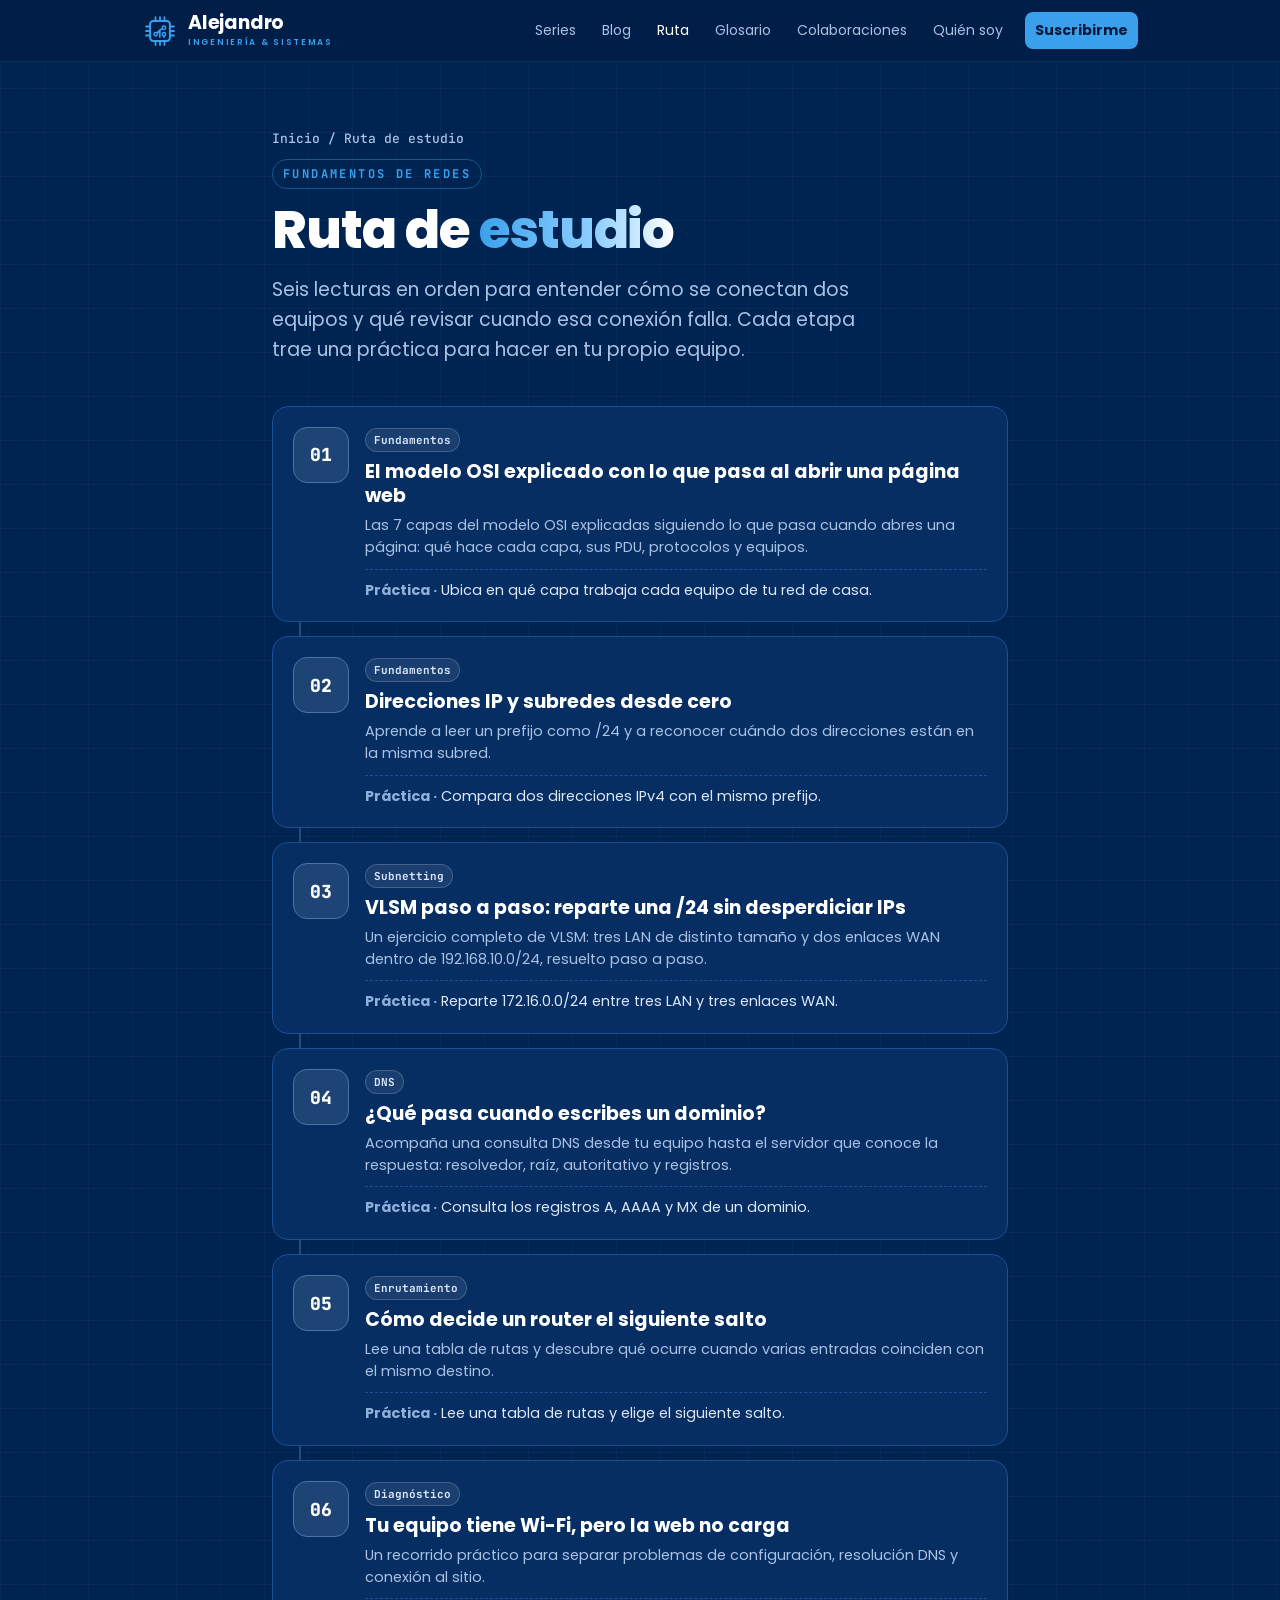
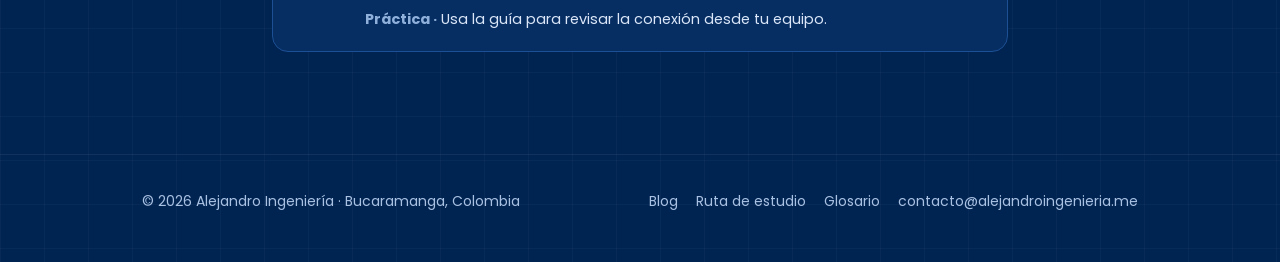
<file: ruta/index.html>
<!DOCTYPE html>
<html lang="es">
<head>
<meta charset="utf-8">
<meta name="viewport" content="width=device-width, initial-scale=1">
<title>Ruta de estudio de redes · Alejandro Ingeniería</title>
<meta name="description" content="Seis lecturas en orden para entender cómo se conectan dos equipos y qué revisar cuando esa conexión falla, con una práctica en cada etapa.">
<link rel="canonical" href="https://alejandroingenieria.me/ruta/">
<meta name="theme-color" content="#002451">
<meta name="author" content="Brayan Alejandro Santamaría">
<meta property="og:type" content="website">
<meta property="og:site_name" content="Alejandro Ingeniería">
<meta property="og:locale" content="es_CO">
<meta property="og:title" content="Ruta de estudio de redes · Alejandro Ingeniería">
<meta property="og:description" content="Seis lecturas en orden para entender cómo se conectan dos equipos y qué revisar cuando esa conexión falla, con una práctica en cada etapa.">
<meta property="og:url" content="https://alejandroingenieria.me/ruta/">
<meta property="og:image" content="https://alejandroingenieria.me/assets/og.png">
<meta name="twitter:card" content="summary_large_image">
<link rel="icon" href="../assets/favicon.svg" type="image/svg+xml">
<link rel="apple-touch-icon" href="../assets/apple-touch-icon.png">
<link rel="preconnect" href="https://fonts.googleapis.com">
<link rel="preconnect" href="https://fonts.gstatic.com" crossorigin>
<link href="https://fonts.googleapis.com/css2?family=Poppins:wght@400;500;600;700;800&family=JetBrains+Mono:wght@500;700&display=swap" rel="stylesheet">
<link rel="stylesheet" href="../assets/style.css">
<script>document.documentElement.classList.add("js")</script>
</head>
<body>
<a class="skip" href="#main">Saltar al contenido</a>
<nav aria-label="Principal">
  <div class="nav-in">
    <a class="brand" href="../" aria-label="Alejandro Ingeniería, inicio"><svg viewBox="0 0 40 40" aria-hidden="true"><rect x="9" y="9" width="22" height="22" rx="3.5" fill="none" stroke="currentColor" stroke-width="2.2"/><path d="M15 4.5v4.5M20 4.5v4.5M25 4.5v4.5M15 31v4.5M20 31v4.5M25 31v4.5M4.5 15h4.5M4.5 20h4.5M4.5 25h4.5M31 15h4.5M31 20h4.5M31 25h4.5" stroke="currentColor" stroke-width="2" stroke-linecap="round"/><path d="M15.2 23.6l4.6-4.6 4.6-2.6M19.8 19v8M24.4 23.8V27" fill="none" stroke="currentColor" stroke-width="1.8" stroke-linecap="round" stroke-linejoin="round"/><circle cx="15.2" cy="23.6" r="1.9" fill="#002451" stroke="currentColor" stroke-width="1.6"/><circle cx="24.4" cy="16.4" r="1.9" fill="#002451" stroke="currentColor" stroke-width="1.6"/><circle cx="24.4" cy="23.6" r="1.9" fill="#002451" stroke="currentColor" stroke-width="1.6"/></svg><span class="wm"><b>Alejandro</b><small>Ingeniería &amp; Sistemas</small></span></a>
    <button class="menu-btn" aria-label="Abrir menú" aria-expanded="false" aria-controls="menu"><span></span><span></span><span></span></button>
    <div class="links" id="menu">
      <a href="../#series">Series</a>
      <a href="../blog/">Blog</a>
      <a href="../ruta/" aria-current="page">Ruta</a>
      <a href="../glosario/">Glosario</a>
      <a href="../#colaboraciones">Colaboraciones</a>
      <a href="../#quien">Quién soy</a>
      <a class="pill" href="https://www.youtube.com/@alejandroingenieria?sub_confirmation=1" target="_blank" rel="noopener">Suscribirme</a>
    </div>
  </div>
</nav>

<main id="main">
<div class="page-head">
  <div class="crumbs"><a href="../">Inicio</a> / Ruta de estudio</div>
  <span class="tag">Fundamentos de redes</span>
  <h1 style="margin-top:14px">Ruta de <span class="grad">estudio</span></h1>
  <p class="lead">Seis lecturas en orden para entender cómo se conectan dos equipos y qué revisar cuando esa conexión falla. Cada etapa trae una práctica para hacer en tu propio equipo.</p>
</div>
<section style="max-width:780px;padding-top:10px">
  <ol class="steps">
    <li class="step reveal">
      <span class="num">01</span>
      <div>
        <span class="chip">Fundamentos</span>
        <h3><a href="../blog/modelo-osi-explicado.html">El modelo OSI explicado con lo que pasa al abrir una página web</a></h3>
        <p>Las 7 capas del modelo OSI explicadas siguiendo lo que pasa cuando abres una página: qué hace cada capa, sus PDU, protocolos y equipos.</p>
        <p class="prac"><b>Práctica ·</b> Ubica en qué capa trabaja cada equipo de tu red de casa.</p>
      </div>
    </li>
    <li class="step reveal">
      <span class="num">02</span>
      <div>
        <span class="chip">Fundamentos</span>
        <h3><a href="../blog/direcciones-ip-y-subredes.html">Direcciones IP y subredes desde cero</a></h3>
        <p>Aprende a leer un prefijo como /24 y a reconocer cuándo dos direcciones están en la misma subred.</p>
        <p class="prac"><b>Práctica ·</b> Compara dos direcciones IPv4 con el mismo prefijo.</p>
      </div>
    </li>
    <li class="step reveal">
      <span class="num">03</span>
      <div>
        <span class="chip">Subnetting</span>
        <h3><a href="../blog/vlsm-paso-a-paso.html">VLSM paso a paso: reparte una /24 sin desperdiciar IPs</a></h3>
        <p>Un ejercicio completo de VLSM: tres LAN de distinto tamaño y dos enlaces WAN dentro de 192.168.10.0/24, resuelto paso a paso.</p>
        <p class="prac"><b>Práctica ·</b> Reparte 172.16.0.0/24 entre tres LAN y tres enlaces WAN.</p>
      </div>
    </li>
    <li class="step reveal">
      <span class="num">04</span>
      <div>
        <span class="chip">DNS</span>
        <h3><a href="../blog/como-funciona-dns.html">¿Qué pasa cuando escribes un dominio?</a></h3>
        <p>Acompaña una consulta DNS desde tu equipo hasta el servidor que conoce la respuesta: resolvedor, raíz, autoritativo y registros.</p>
        <p class="prac"><b>Práctica ·</b> Consulta los registros A, AAAA y MX de un dominio.</p>
      </div>
    </li>
    <li class="step reveal">
      <span class="num">05</span>
      <div>
        <span class="chip">Enrutamiento</span>
        <h3><a href="../blog/como-decide-un-router.html">Cómo decide un router el siguiente salto</a></h3>
        <p>Lee una tabla de rutas y descubre qué ocurre cuando varias entradas coinciden con el mismo destino.</p>
        <p class="prac"><b>Práctica ·</b> Lee una tabla de rutas y elige el siguiente salto.</p>
      </div>
    </li>
    <li class="step reveal">
      <span class="num">06</span>
      <div>
        <span class="chip">Diagnóstico</span>
        <h3><a href="../blog/diagnosticar-conexion.html">Tu equipo tiene Wi-Fi, pero la web no carga</a></h3>
        <p>Un recorrido práctico para separar problemas de configuración, resolución DNS y conexión al sitio.</p>
        <p class="prac"><b>Práctica ·</b> Usa la guía para revisar la conexión desde tu equipo.</p>
      </div>
    </li>
  </ol>
</section>
</main>

<footer>
  <div class="foot">
    <div>© <span data-year>2026</span> Alejandro Ingeniería · Bucaramanga, Colombia</div>
    <div class="cols">
      <a href="../blog/">Blog</a>
      <a href="../ruta/">Ruta de estudio</a>
      <a href="../glosario/">Glosario</a>
      <a href="mailto:contacto@alejandroingenieria.me">contacto@alejandroingenieria.me</a>
    </div>
  </div>
</footer>
<script src="../assets/main.js"></script>
</body>
</html>
</file>
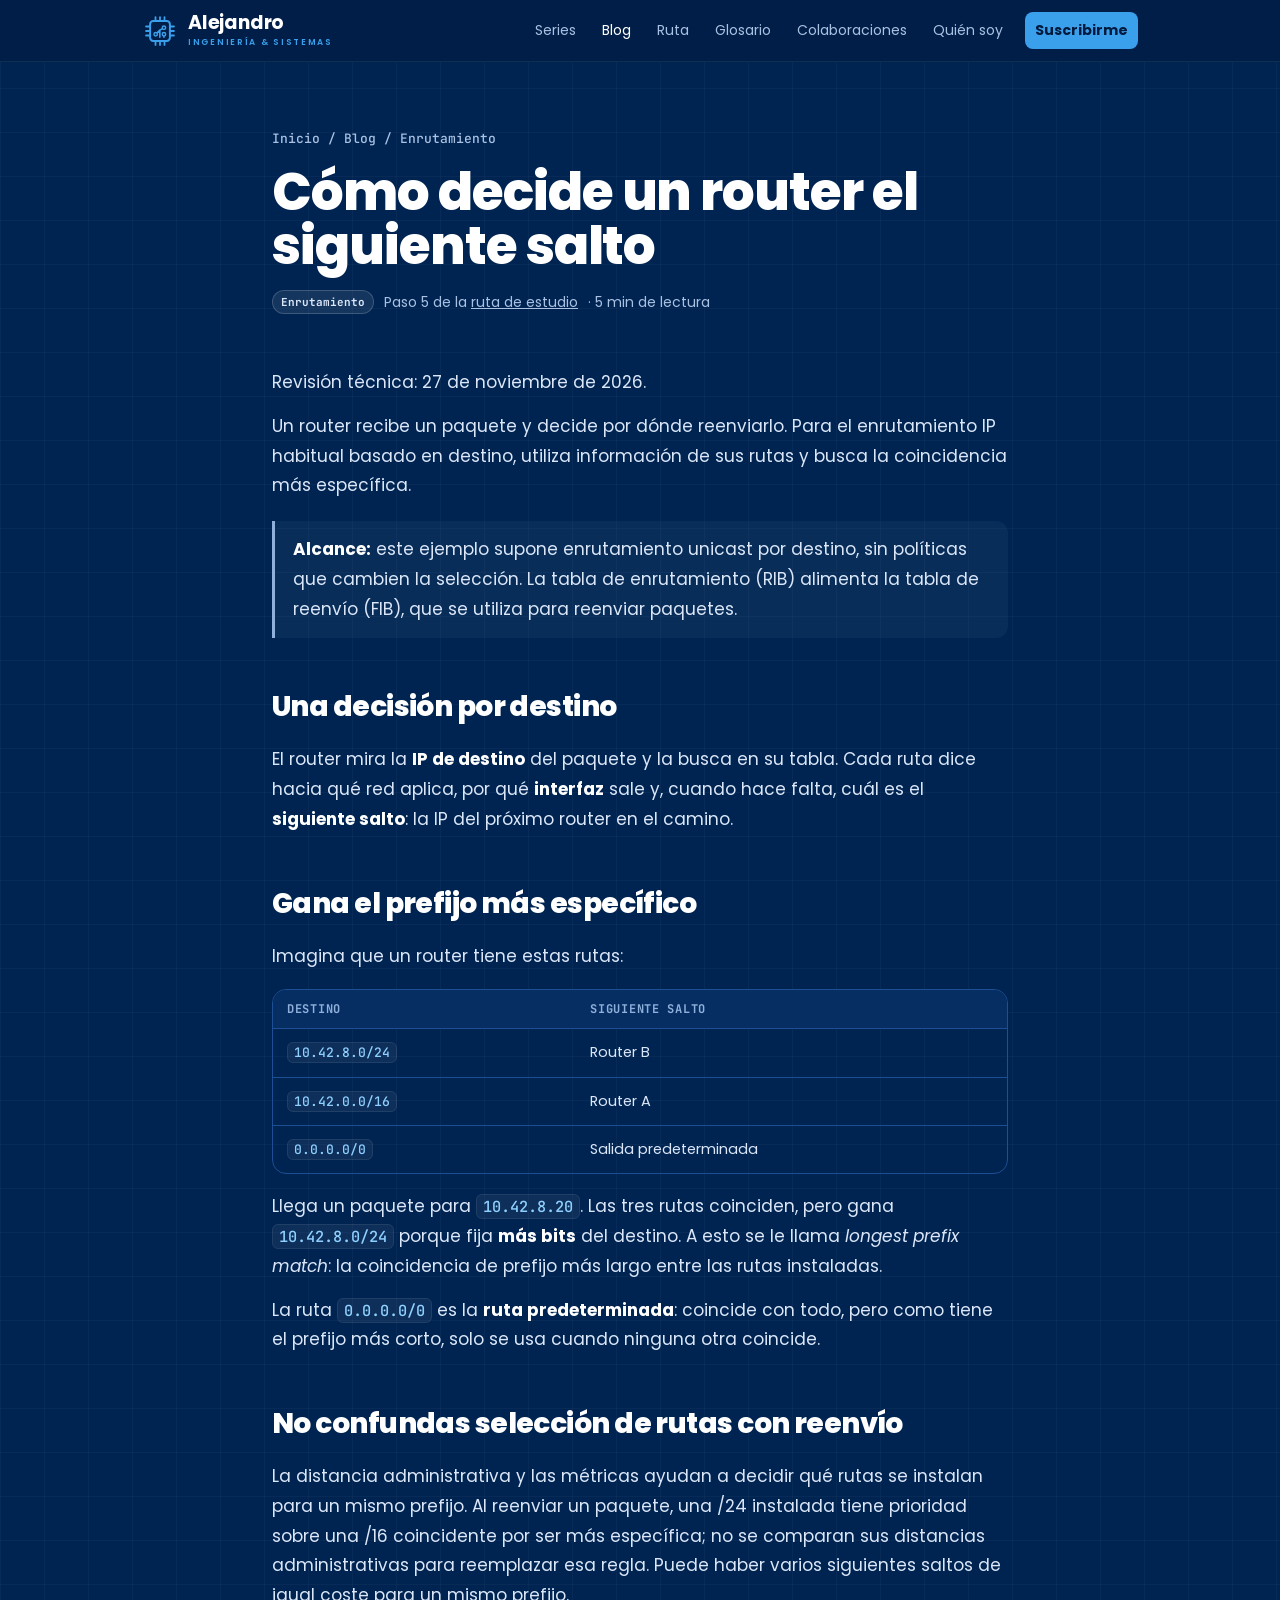
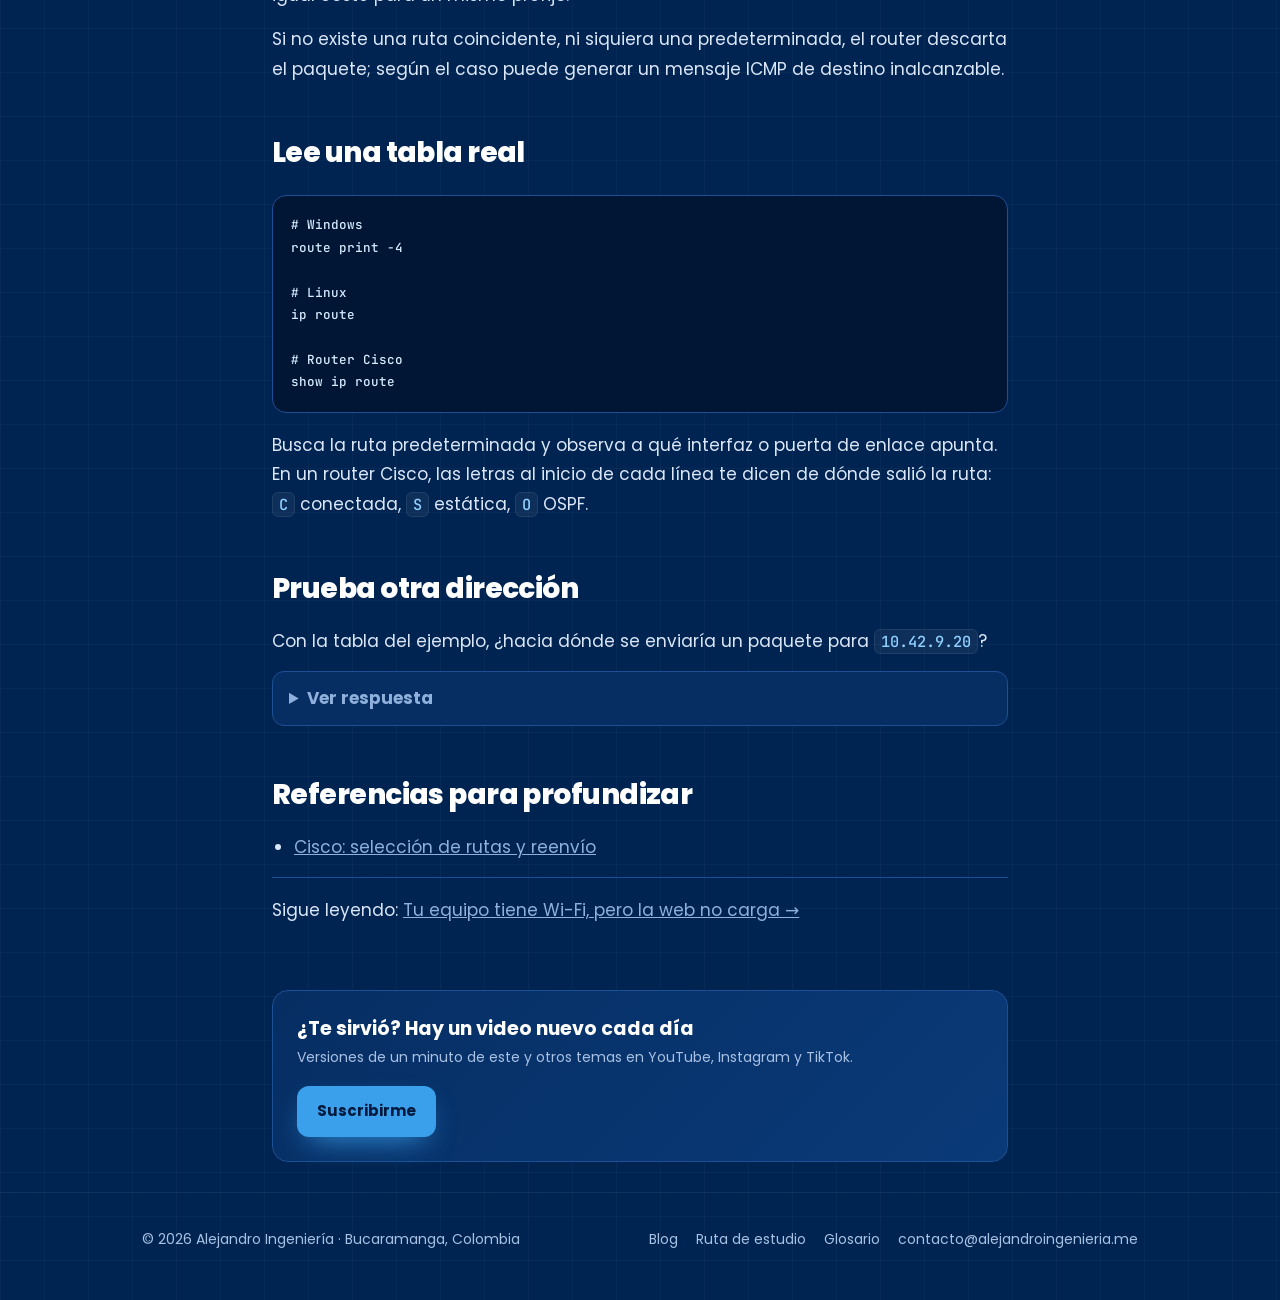
<file: blog/como-decide-un-router.html>
<!DOCTYPE html>
<html lang="es">
<head>
<meta charset="utf-8">
<meta name="viewport" content="width=device-width, initial-scale=1">
<title>Cómo decide un router el siguiente salto · Alejandro Ingeniería</title>
<meta name="description" content="Lee una tabla de rutas y descubre qué ocurre cuando varias entradas coinciden con el mismo destino.">
<link rel="canonical" href="https://alejandroingenieria.me/blog/como-decide-un-router.html">
<meta name="theme-color" content="#002451">
<meta name="author" content="Brayan Alejandro Santamaría">
<meta property="og:type" content="article">
<meta property="og:site_name" content="Alejandro Ingeniería">
<meta property="og:locale" content="es_CO">
<meta property="og:title" content="Cómo decide un router el siguiente salto · Alejandro Ingeniería">
<meta property="og:description" content="Lee una tabla de rutas y descubre qué ocurre cuando varias entradas coinciden con el mismo destino.">
<meta property="og:url" content="https://alejandroingenieria.me/blog/como-decide-un-router.html">
<meta property="og:image" content="https://alejandroingenieria.me/assets/og.png">
<meta name="twitter:card" content="summary_large_image">
<link rel="icon" href="../assets/favicon.svg" type="image/svg+xml">
<link rel="apple-touch-icon" href="../assets/apple-touch-icon.png">
<link rel="preconnect" href="https://fonts.googleapis.com">
<link rel="preconnect" href="https://fonts.gstatic.com" crossorigin>
<link href="https://fonts.googleapis.com/css2?family=Poppins:wght@400;500;600;700;800&family=JetBrains+Mono:wght@500;700&display=swap" rel="stylesheet">
<link rel="stylesheet" href="../assets/style.css">
<script>document.documentElement.classList.add("js")</script>
<script type="application/ld+json">{"@context": "https://schema.org", "@type": "BlogPosting", "headline": "Cómo decide un router el siguiente salto", "description": "Lee una tabla de rutas y descubre qué ocurre cuando varias entradas coinciden con el mismo destino.", "dateModified": "2026-11-27", "datePublished": "2026-11-22", "inLanguage": "es", "image": "https://alejandroingenieria.me/assets/og.png", "author": {"@type": "Person", "name": "Brayan Alejandro Santamaría", "url": "https://alejandroingenieria.me/"}, "mainEntityOfPage": "https://alejandroingenieria.me/blog/como-decide-un-router.html"}</script>
</head>
<body>
<a class="skip" href="#main">Saltar al contenido</a>
<nav aria-label="Principal">
  <div class="nav-in">
    <a class="brand" href="../" aria-label="Alejandro Ingeniería, inicio"><svg viewBox="0 0 40 40" aria-hidden="true"><rect x="9" y="9" width="22" height="22" rx="3.5" fill="none" stroke="currentColor" stroke-width="2.2"/><path d="M15 4.5v4.5M20 4.5v4.5M25 4.5v4.5M15 31v4.5M20 31v4.5M25 31v4.5M4.5 15h4.5M4.5 20h4.5M4.5 25h4.5M31 15h4.5M31 20h4.5M31 25h4.5" stroke="currentColor" stroke-width="2" stroke-linecap="round"/><path d="M15.2 23.6l4.6-4.6 4.6-2.6M19.8 19v8M24.4 23.8V27" fill="none" stroke="currentColor" stroke-width="1.8" stroke-linecap="round" stroke-linejoin="round"/><circle cx="15.2" cy="23.6" r="1.9" fill="#002451" stroke="currentColor" stroke-width="1.6"/><circle cx="24.4" cy="16.4" r="1.9" fill="#002451" stroke="currentColor" stroke-width="1.6"/><circle cx="24.4" cy="23.6" r="1.9" fill="#002451" stroke="currentColor" stroke-width="1.6"/></svg><span class="wm"><b>Alejandro</b><small>Ingeniería &amp; Sistemas</small></span></a>
    <button class="menu-btn" aria-label="Abrir menú" aria-expanded="false" aria-controls="menu"><span></span><span></span><span></span></button>
    <div class="links" id="menu">
      <a href="../#series">Series</a>
      <a href="../blog/" aria-current="page">Blog</a>
      <a href="../ruta/">Ruta</a>
      <a href="../glosario/">Glosario</a>
      <a href="../#colaboraciones">Colaboraciones</a>
      <a href="../#quien">Quién soy</a>
      <a class="pill" href="https://www.youtube.com/@alejandroingenieria?sub_confirmation=1" target="_blank" rel="noopener">Suscribirme</a>
    </div>
  </div>
</nav>

<main id="main">
<div class="page-head">
  <div class="crumbs"><a href="../">Inicio</a> / <a href="./">Blog</a> / Enrutamiento</div>
  <h1>Cómo decide un router el siguiente salto</h1>
  <div class="post-meta"><span class="chip">Enrutamiento</span><span>Paso 5 de la <a href="../ruta/" style="color:inherit">ruta de estudio</a></span><span>· 5 min de lectura</span></div>
</div>
<article class="post">
<p class="revision">Revisión técnica: <time datetime="2026-11-27">27 de noviembre de 2026</time>.</p>
<p>Un router recibe un paquete y decide por dónde reenviarlo. Para el enrutamiento IP habitual basado en destino, utiliza información de sus rutas y busca la coincidencia más específica.</p>
<div class="note"><strong>Alcance:</strong> este ejemplo supone enrutamiento unicast por destino, sin políticas que cambien la selección. La tabla de enrutamiento (RIB) alimenta la tabla de reenvío (FIB), que se utiliza para reenviar paquetes.</div>

<h2>Una decisión por destino</h2>
<p>El router mira la <strong>IP de destino</strong> del paquete y la busca en su tabla. Cada ruta dice hacia qué red aplica, por qué <strong>interfaz</strong> sale y, cuando hace falta, cuál es el <strong>siguiente salto</strong>: la IP del próximo router en el camino.</p>

<h2>Gana el prefijo más específico</h2>
<p>Imagina que un router tiene estas rutas:</p>
<div class="tbl"><table>
<thead><tr><th>Destino</th><th>Siguiente salto</th></tr></thead>
<tbody>
<tr><td><code>10.42.8.0/24</code></td><td>Router B</td></tr>
<tr><td><code>10.42.0.0/16</code></td><td>Router A</td></tr>
<tr><td><code>0.0.0.0/0</code></td><td>Salida predeterminada</td></tr>
</tbody></table></div>
<p>Llega un paquete para <code>10.42.8.20</code>. Las tres rutas coinciden, pero gana <code>10.42.8.0/24</code> porque fija <strong>más bits</strong> del destino. A esto se le llama <em>longest prefix match</em>: la coincidencia de prefijo más largo entre las rutas instaladas.</p>
<p>La ruta <code>0.0.0.0/0</code> es la <strong>ruta predeterminada</strong>: coincide con todo, pero como tiene el prefijo más corto, solo se usa cuando ninguna otra coincide.</p>

<h2>No confundas selección de rutas con reenvío</h2>
<p>La distancia administrativa y las métricas ayudan a decidir qué rutas se instalan para un mismo prefijo. Al reenviar un paquete, una /24 instalada tiene prioridad sobre una /16 coincidente por ser más específica; no se comparan sus distancias administrativas para reemplazar esa regla. Puede haber varios siguientes saltos de igual coste para un mismo prefijo.</p>
<p>Si no existe una ruta coincidente, ni siquiera una predeterminada, el router descarta el paquete; según el caso puede generar un mensaje ICMP de destino inalcanzable.</p>

<h2>Lee una tabla real</h2>
<pre><code># Windows
route print -4

# Linux
ip route

# Router Cisco
show ip route</code></pre>
<p>Busca la ruta predeterminada y observa a qué interfaz o puerta de enlace apunta. En un router Cisco, las letras al inicio de cada línea te dicen de dónde salió la ruta: <code>C</code> conectada, <code>S</code> estática, <code>O</code> OSPF.</p>

<h2>Prueba otra dirección</h2>
<p>Con la tabla del ejemplo, ¿hacia dónde se enviaría un paquete para <code>10.42.9.20</code>?</p>
<details><summary>Ver respuesta</summary><p><strong>Router A.</strong> No coincide con <code>10.42.8.0/24</code> (el tercer octeto es 9), pero sí con <code>10.42.0.0/16</code>, que es más específica que la ruta predeterminada.</p></details>

<h2>Referencias para profundizar</h2>
<ul>
  <li><a href="https://www.cisco.com/c/en/us/support/docs/ip/enhanced-interior-gateway-routing-protocol-eigrp/8651-21.html" target="_blank" rel="noopener">Cisco: selección de rutas y reenvío</a></li>
</ul>

<p class="next">Sigue leyendo: <a href="diagnosticar-conexion.html">Tu equipo tiene Wi-Fi, pero la web no carga →</a></p>
</article>

<div class="post-cta">
  <div class="box">
    <div><h3>¿Te sirvió? Hay un video nuevo cada día</h3><p>Versiones de un minuto de este y otros temas en YouTube, Instagram y TikTok.</p></div>
    <a class="btn y" href="https://www.youtube.com/@alejandroingenieria?sub_confirmation=1" target="_blank" rel="noopener">Suscribirme</a>
  </div>
</div>

</main>

<footer>
  <div class="foot">
    <div>© <span data-year>2026</span> Alejandro Ingeniería · Bucaramanga, Colombia</div>
    <div class="cols">
      <a href="../blog/">Blog</a>
      <a href="../ruta/">Ruta de estudio</a>
      <a href="../glosario/">Glosario</a>
      <a href="mailto:contacto@alejandroingenieria.me">contacto@alejandroingenieria.me</a>
    </div>
  </div>
</footer>
<script src="../assets/main.js"></script>
</body>
</html>
</file>
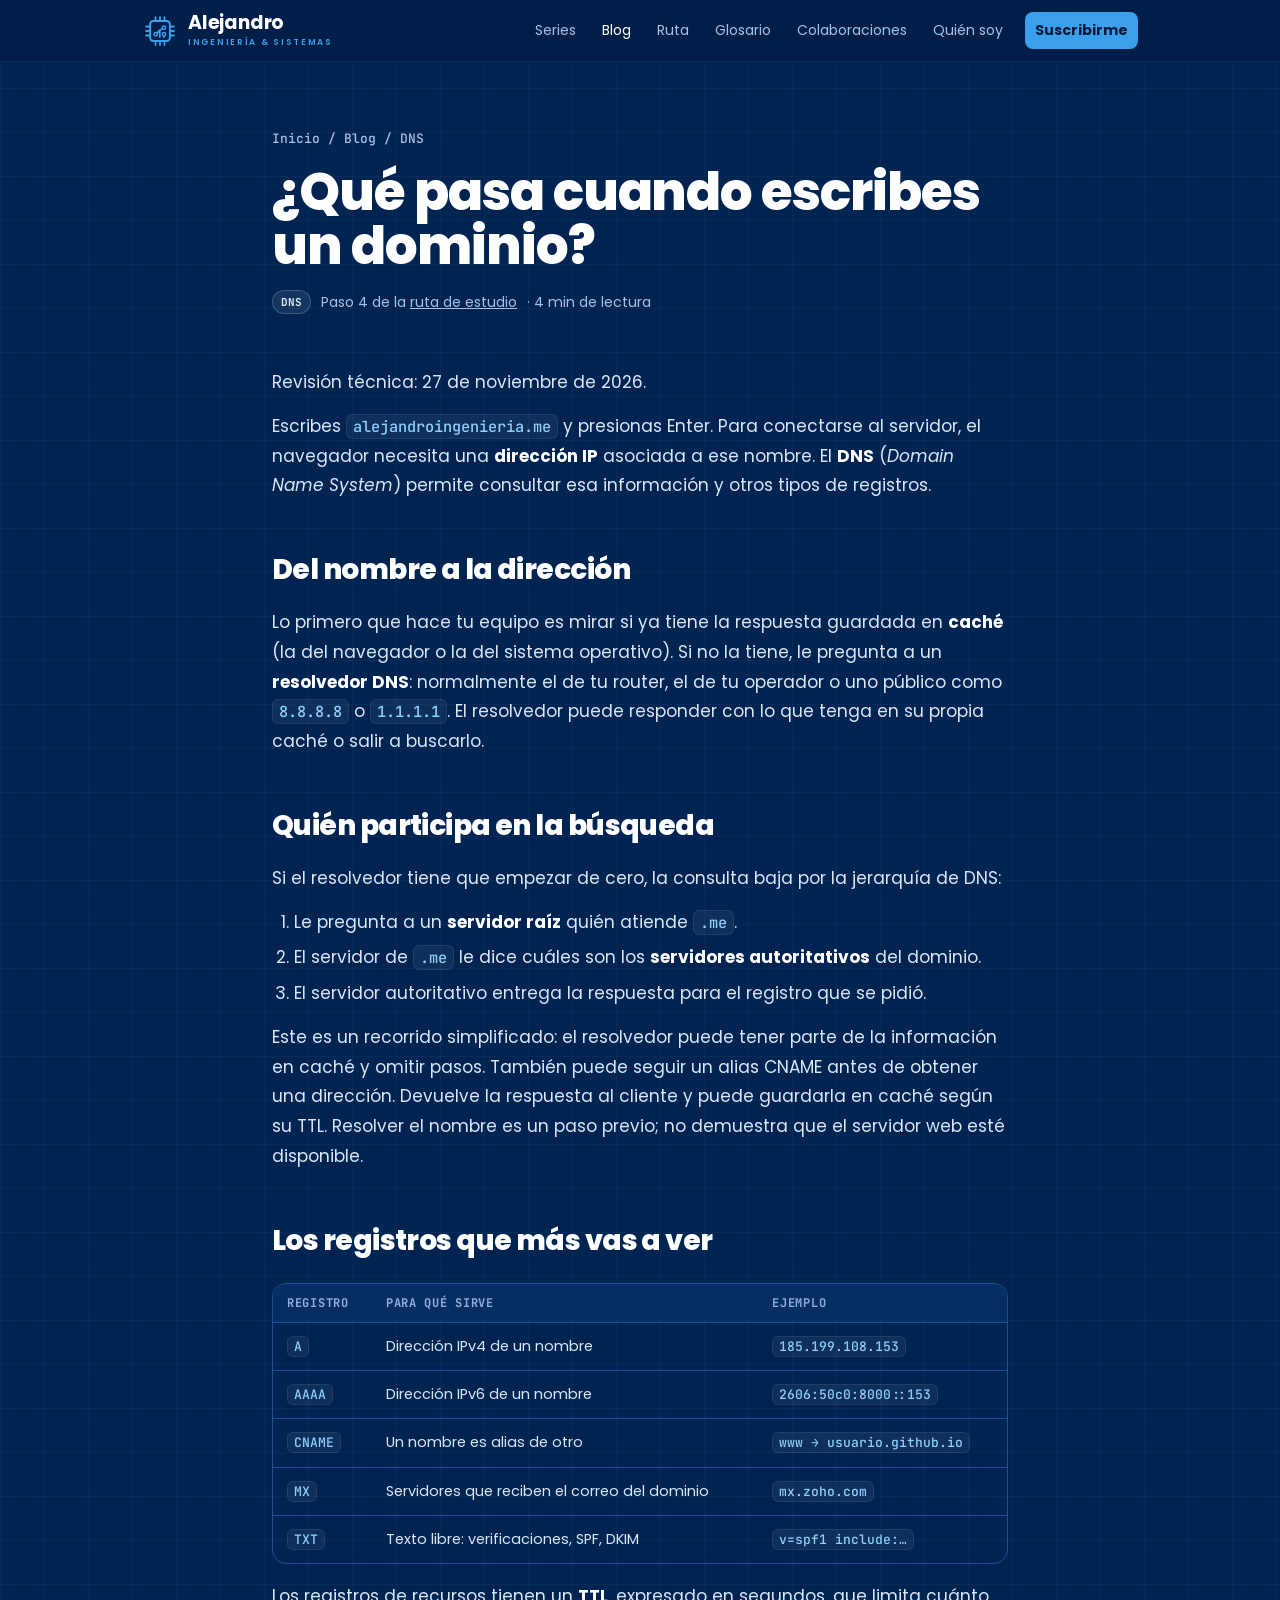
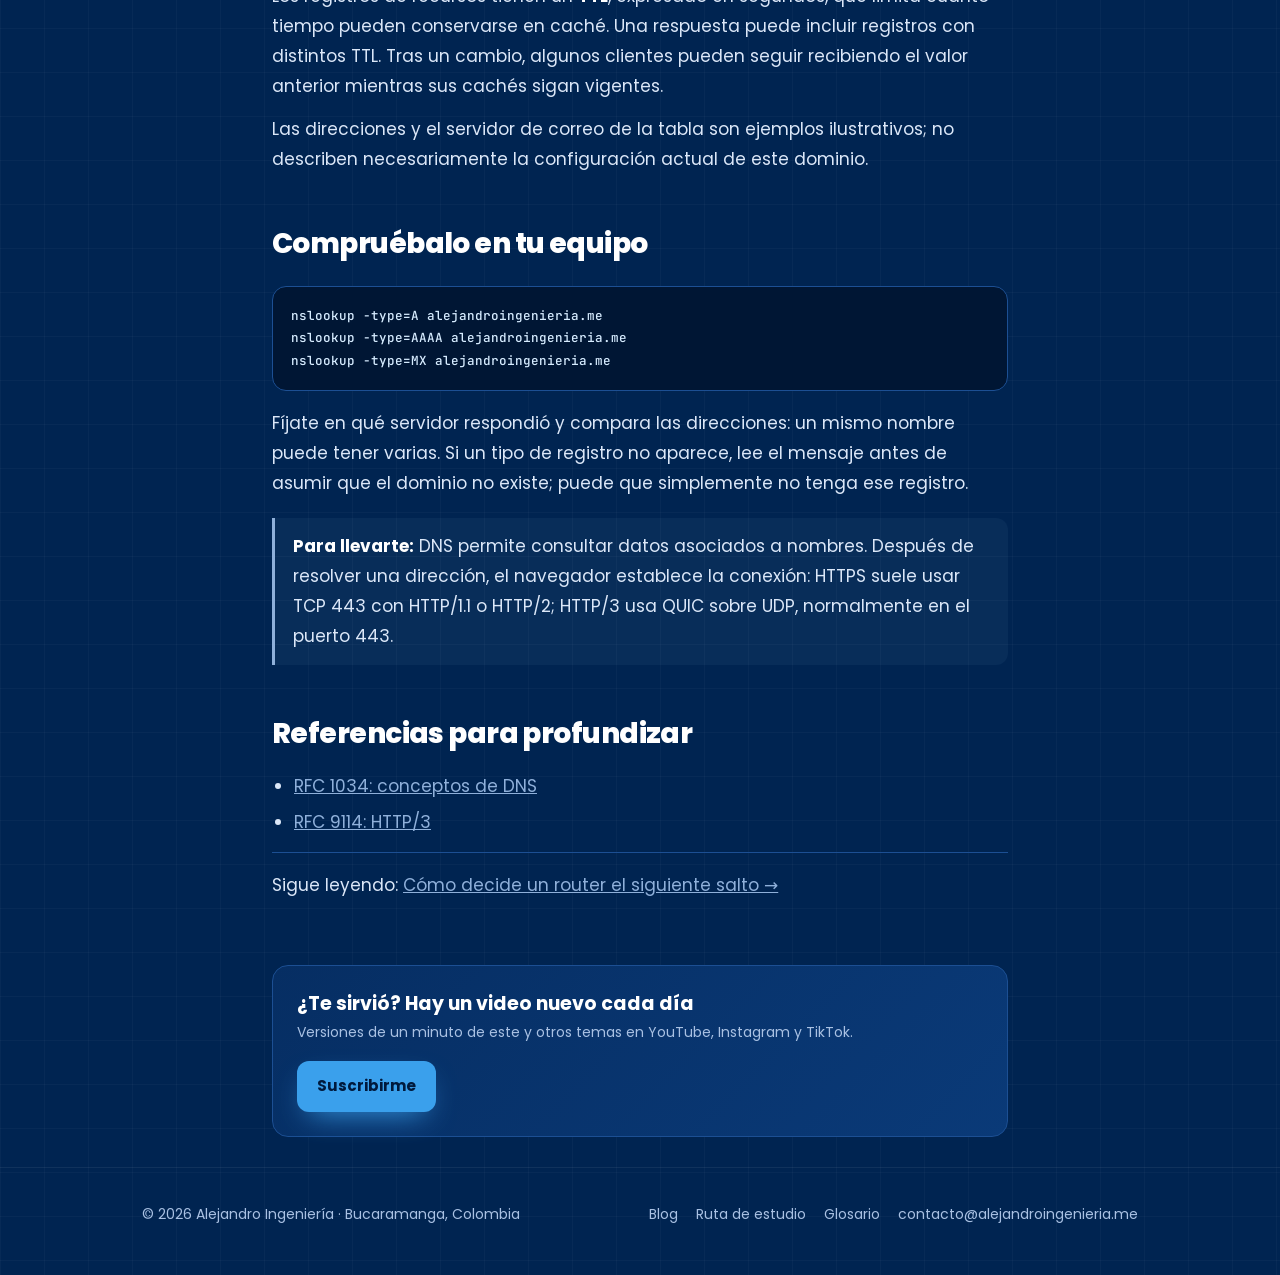
<file: blog/como-funciona-dns.html>
<!DOCTYPE html>
<html lang="es">
<head>
<meta charset="utf-8">
<meta name="viewport" content="width=device-width, initial-scale=1">
<title>¿Qué pasa cuando escribes un dominio? · Alejandro Ingeniería</title>
<meta name="description" content="Acompaña una consulta DNS desde tu equipo hasta el servidor que conoce la respuesta: resolvedor, raíz, autoritativo y registros.">
<link rel="canonical" href="https://alejandroingenieria.me/blog/como-funciona-dns.html">
<meta name="theme-color" content="#002451">
<meta name="author" content="Brayan Alejandro Santamaría">
<meta property="og:type" content="article">
<meta property="og:site_name" content="Alejandro Ingeniería">
<meta property="og:locale" content="es_CO">
<meta property="og:title" content="¿Qué pasa cuando escribes un dominio? · Alejandro Ingeniería">
<meta property="og:description" content="Acompaña una consulta DNS desde tu equipo hasta el servidor que conoce la respuesta: resolvedor, raíz, autoritativo y registros.">
<meta property="og:url" content="https://alejandroingenieria.me/blog/como-funciona-dns.html">
<meta property="og:image" content="https://alejandroingenieria.me/assets/og.png">
<meta name="twitter:card" content="summary_large_image">
<link rel="icon" href="../assets/favicon.svg" type="image/svg+xml">
<link rel="apple-touch-icon" href="../assets/apple-touch-icon.png">
<link rel="preconnect" href="https://fonts.googleapis.com">
<link rel="preconnect" href="https://fonts.gstatic.com" crossorigin>
<link href="https://fonts.googleapis.com/css2?family=Poppins:wght@400;500;600;700;800&family=JetBrains+Mono:wght@500;700&display=swap" rel="stylesheet">
<link rel="stylesheet" href="../assets/style.css">
<script>document.documentElement.classList.add("js")</script>
<script type="application/ld+json">{"@context": "https://schema.org", "@type": "BlogPosting", "headline": "¿Qué pasa cuando escribes un dominio?", "description": "Acompaña una consulta DNS desde tu equipo hasta el servidor que conoce la respuesta: resolvedor, raíz, autoritativo y registros.", "dateModified": "2026-11-27", "datePublished": "2026-11-22", "inLanguage": "es", "image": "https://alejandroingenieria.me/assets/og.png", "author": {"@type": "Person", "name": "Brayan Alejandro Santamaría", "url": "https://alejandroingenieria.me/"}, "mainEntityOfPage": "https://alejandroingenieria.me/blog/como-funciona-dns.html"}</script>
</head>
<body>
<a class="skip" href="#main">Saltar al contenido</a>
<nav aria-label="Principal">
  <div class="nav-in">
    <a class="brand" href="../" aria-label="Alejandro Ingeniería, inicio"><svg viewBox="0 0 40 40" aria-hidden="true"><rect x="9" y="9" width="22" height="22" rx="3.5" fill="none" stroke="currentColor" stroke-width="2.2"/><path d="M15 4.5v4.5M20 4.5v4.5M25 4.5v4.5M15 31v4.5M20 31v4.5M25 31v4.5M4.5 15h4.5M4.5 20h4.5M4.5 25h4.5M31 15h4.5M31 20h4.5M31 25h4.5" stroke="currentColor" stroke-width="2" stroke-linecap="round"/><path d="M15.2 23.6l4.6-4.6 4.6-2.6M19.8 19v8M24.4 23.8V27" fill="none" stroke="currentColor" stroke-width="1.8" stroke-linecap="round" stroke-linejoin="round"/><circle cx="15.2" cy="23.6" r="1.9" fill="#002451" stroke="currentColor" stroke-width="1.6"/><circle cx="24.4" cy="16.4" r="1.9" fill="#002451" stroke="currentColor" stroke-width="1.6"/><circle cx="24.4" cy="23.6" r="1.9" fill="#002451" stroke="currentColor" stroke-width="1.6"/></svg><span class="wm"><b>Alejandro</b><small>Ingeniería &amp; Sistemas</small></span></a>
    <button class="menu-btn" aria-label="Abrir menú" aria-expanded="false" aria-controls="menu"><span></span><span></span><span></span></button>
    <div class="links" id="menu">
      <a href="../#series">Series</a>
      <a href="../blog/" aria-current="page">Blog</a>
      <a href="../ruta/">Ruta</a>
      <a href="../glosario/">Glosario</a>
      <a href="../#colaboraciones">Colaboraciones</a>
      <a href="../#quien">Quién soy</a>
      <a class="pill" href="https://www.youtube.com/@alejandroingenieria?sub_confirmation=1" target="_blank" rel="noopener">Suscribirme</a>
    </div>
  </div>
</nav>

<main id="main">
<div class="page-head">
  <div class="crumbs"><a href="../">Inicio</a> / <a href="./">Blog</a> / DNS</div>
  <h1>¿Qué pasa cuando escribes un dominio?</h1>
  <div class="post-meta"><span class="chip">DNS</span><span>Paso 4 de la <a href="../ruta/" style="color:inherit">ruta de estudio</a></span><span>· 4 min de lectura</span></div>
</div>
<article class="post">
<p class="revision">Revisión técnica: <time datetime="2026-11-27">27 de noviembre de 2026</time>.</p>
<p>Escribes <code>alejandroingenieria.me</code> y presionas Enter. Para conectarse al servidor, el navegador necesita una <strong>dirección IP</strong> asociada a ese nombre. El <strong>DNS</strong> (<em>Domain Name System</em>) permite consultar esa información y otros tipos de registros.</p>

<h2>Del nombre a la dirección</h2>
<p>Lo primero que hace tu equipo es mirar si ya tiene la respuesta guardada en <strong>caché</strong> (la del navegador o la del sistema operativo). Si no la tiene, le pregunta a un <strong>resolvedor DNS</strong>: normalmente el de tu router, el de tu operador o uno público como <code>8.8.8.8</code> o <code>1.1.1.1</code>. El resolvedor puede responder con lo que tenga en su propia caché o salir a buscarlo.</p>

<h2>Quién participa en la búsqueda</h2>
<p>Si el resolvedor tiene que empezar de cero, la consulta baja por la jerarquía de DNS:</p>
<ol>
  <li>Le pregunta a un <strong>servidor raíz</strong> quién atiende <code>.me</code>.</li>
  <li>El servidor de <code>.me</code> le dice cuáles son los <strong>servidores autoritativos</strong> del dominio.</li>
  <li>El servidor autoritativo entrega la respuesta para el registro que se pidió.</li>
</ol>
<p>Este es un recorrido simplificado: el resolvedor puede tener parte de la información en caché y omitir pasos. También puede seguir un alias CNAME antes de obtener una dirección. Devuelve la respuesta al cliente y puede guardarla en caché según su TTL. Resolver el nombre es un paso previo; no demuestra que el servidor web esté disponible.</p>

<h2>Los registros que más vas a ver</h2>
<div class="tbl"><table>
<thead><tr><th>Registro</th><th>Para qué sirve</th><th>Ejemplo</th></tr></thead>
<tbody>
<tr><td><code>A</code></td><td>Dirección IPv4 de un nombre</td><td><code>185.199.108.153</code></td></tr>
<tr><td><code>AAAA</code></td><td>Dirección IPv6 de un nombre</td><td><code>2606:50c0:8000::153</code></td></tr>
<tr><td><code>CNAME</code></td><td>Un nombre es alias de otro</td><td><code>www → usuario.github.io</code></td></tr>
<tr><td><code>MX</code></td><td>Servidores que reciben el correo del dominio</td><td><code>mx.zoho.com</code></td></tr>
<tr><td><code>TXT</code></td><td>Texto libre: verificaciones, SPF, DKIM</td><td><code>v=spf1 include:…</code></td></tr>
</tbody></table></div>
<p>Los registros de recursos tienen un <strong>TTL</strong>, expresado en segundos, que limita cuánto tiempo pueden conservarse en caché. Una respuesta puede incluir registros con distintos TTL. Tras un cambio, algunos clientes pueden seguir recibiendo el valor anterior mientras sus cachés sigan vigentes.</p>
<p>Las direcciones y el servidor de correo de la tabla son ejemplos ilustrativos; no describen necesariamente la configuración actual de este dominio.</p>

<h2>Compruébalo en tu equipo</h2>
<pre><code>nslookup -type=A alejandroingenieria.me
nslookup -type=AAAA alejandroingenieria.me
nslookup -type=MX alejandroingenieria.me</code></pre>
<p>Fíjate en qué servidor respondió y compara las direcciones: un mismo nombre puede tener varias. Si un tipo de registro no aparece, lee el mensaje antes de asumir que el dominio no existe; puede que simplemente no tenga ese registro.</p>

<div class="note"><strong>Para llevarte:</strong> DNS permite consultar datos asociados a nombres. Después de resolver una dirección, el navegador establece la conexión: HTTPS suele usar TCP 443 con HTTP/1.1 o HTTP/2; HTTP/3 usa QUIC sobre UDP, normalmente en el puerto 443.</div>

<h2>Referencias para profundizar</h2>
<ul>
  <li><a href="https://www.rfc-editor.org/rfc/rfc1034.html" target="_blank" rel="noopener">RFC 1034: conceptos de DNS</a></li>
  <li><a href="https://www.rfc-editor.org/rfc/rfc9114.html" target="_blank" rel="noopener">RFC 9114: HTTP/3</a></li>
</ul>

<p class="next">Sigue leyendo: <a href="como-decide-un-router.html">Cómo decide un router el siguiente salto →</a></p>
</article>

<div class="post-cta">
  <div class="box">
    <div><h3>¿Te sirvió? Hay un video nuevo cada día</h3><p>Versiones de un minuto de este y otros temas en YouTube, Instagram y TikTok.</p></div>
    <a class="btn y" href="https://www.youtube.com/@alejandroingenieria?sub_confirmation=1" target="_blank" rel="noopener">Suscribirme</a>
  </div>
</div>

</main>

<footer>
  <div class="foot">
    <div>© <span data-year>2026</span> Alejandro Ingeniería · Bucaramanga, Colombia</div>
    <div class="cols">
      <a href="../blog/">Blog</a>
      <a href="../ruta/">Ruta de estudio</a>
      <a href="../glosario/">Glosario</a>
      <a href="mailto:contacto@alejandroingenieria.me">contacto@alejandroingenieria.me</a>
    </div>
  </div>
</footer>
<script src="../assets/main.js"></script>
</body>
</html>
</file>
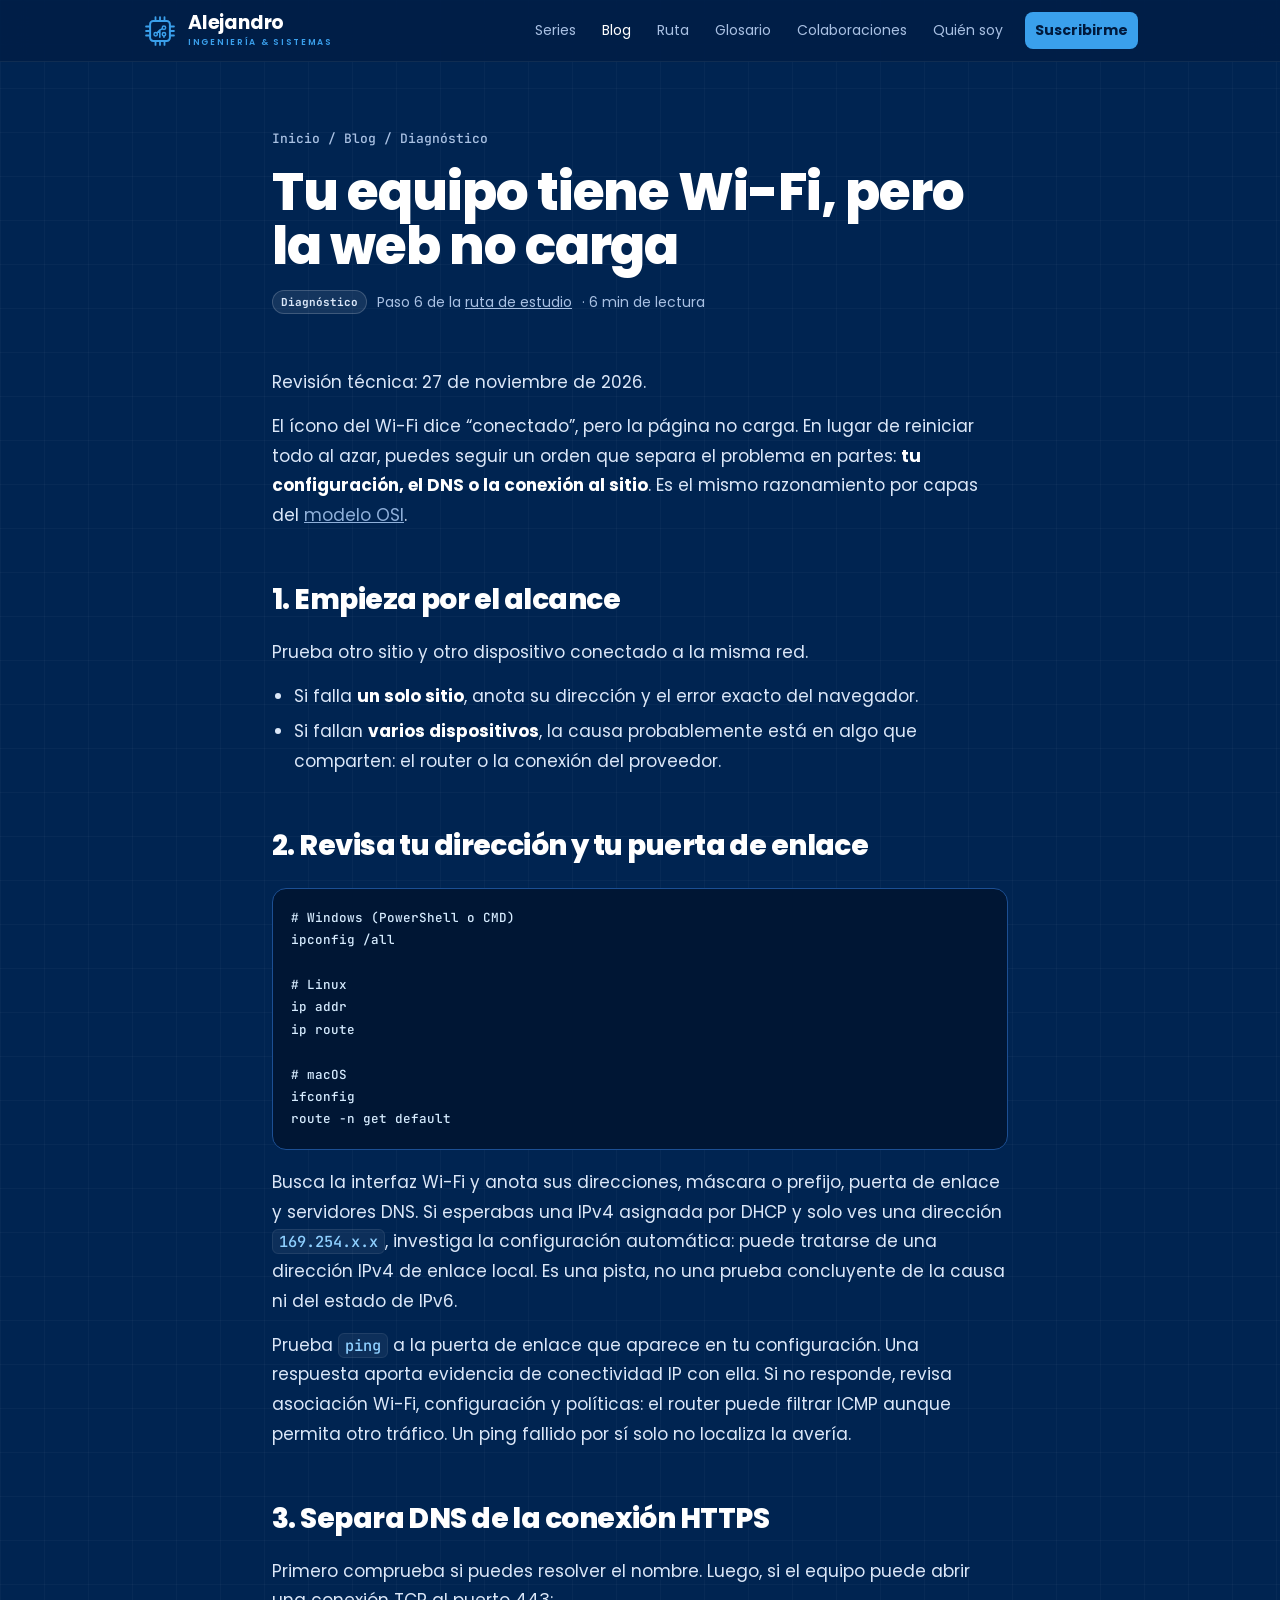
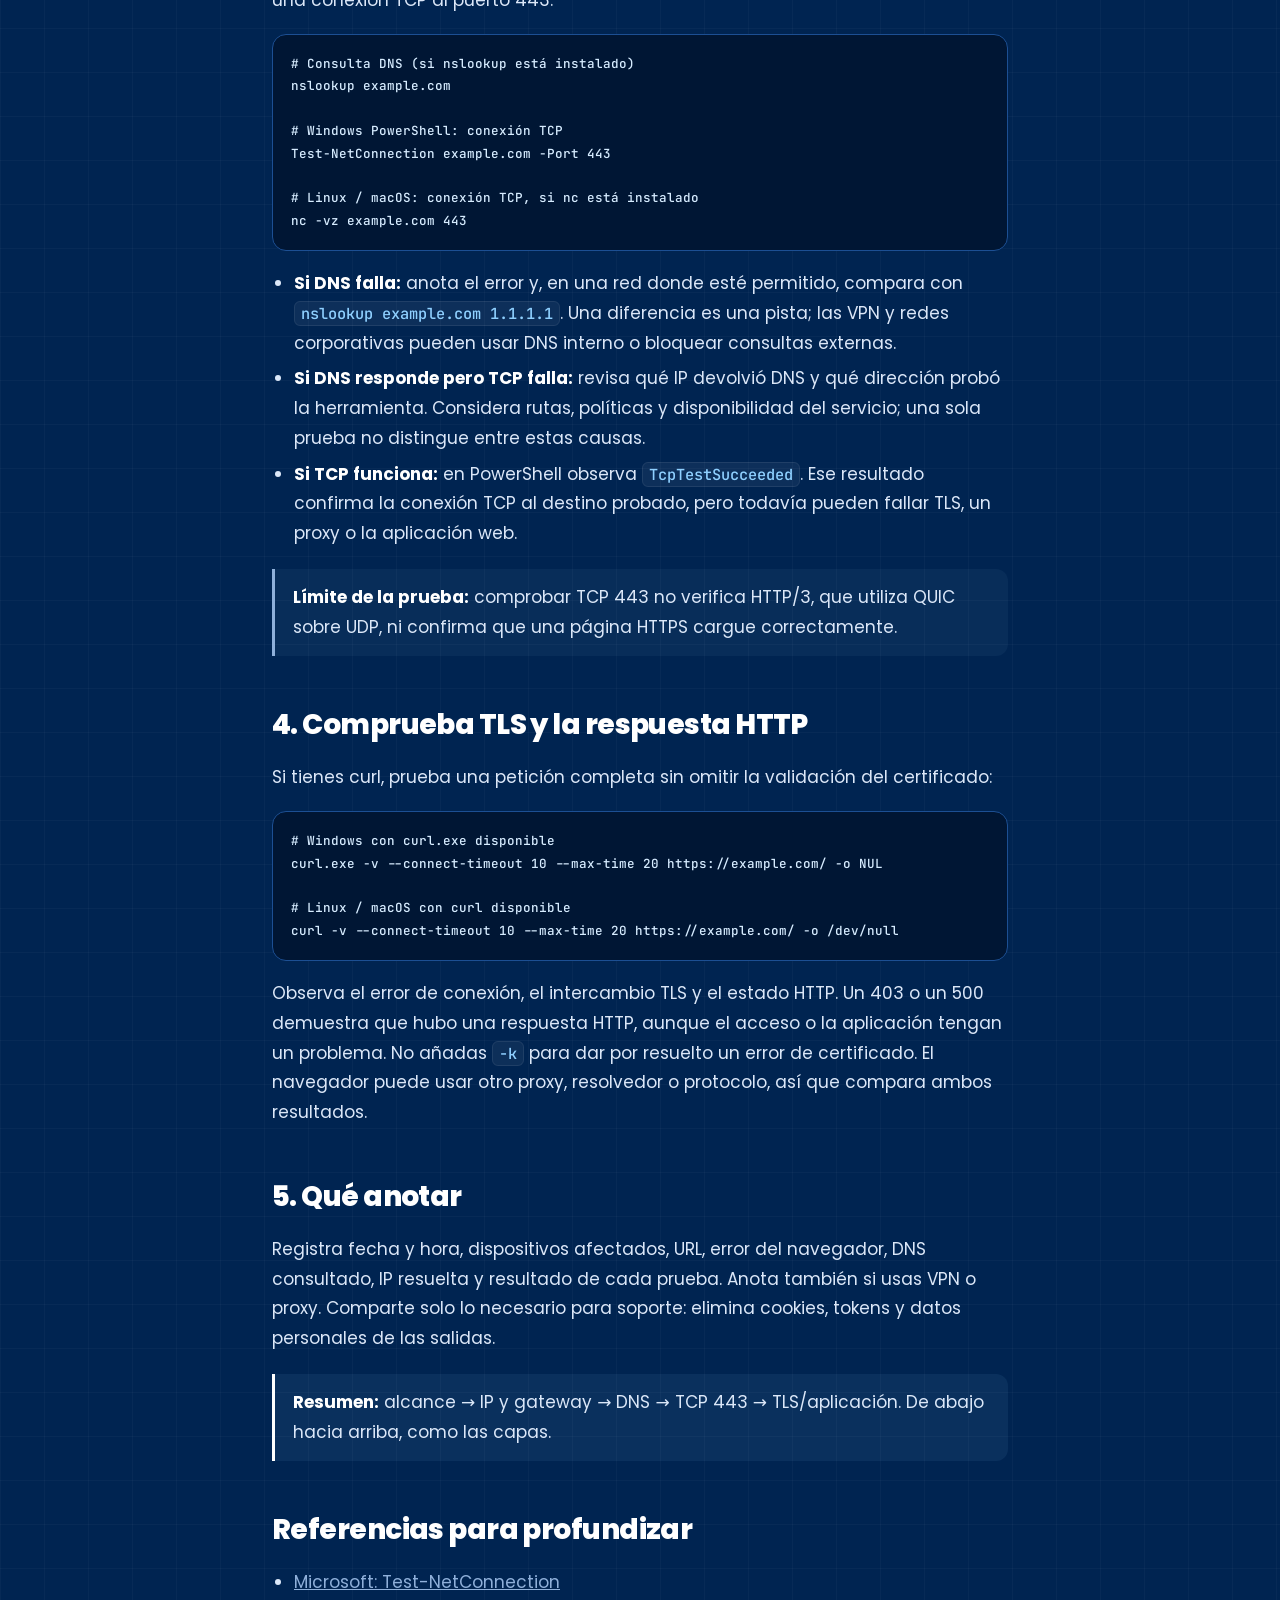
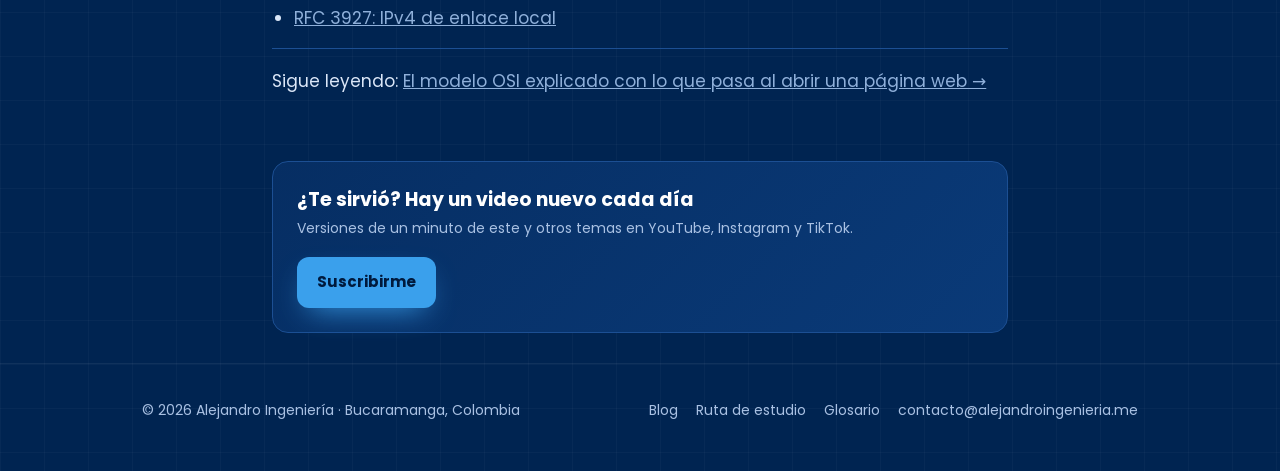
<file: blog/diagnosticar-conexion.html>
<!DOCTYPE html>
<html lang="es">
<head>
<meta charset="utf-8">
<meta name="viewport" content="width=device-width, initial-scale=1">
<title>Tu equipo tiene Wi-Fi, pero la web no carga · Alejandro Ingeniería</title>
<meta name="description" content="Un recorrido práctico para separar problemas de configuración, resolución DNS y conexión al sitio.">
<link rel="canonical" href="https://alejandroingenieria.me/blog/diagnosticar-conexion.html">
<meta name="theme-color" content="#002451">
<meta name="author" content="Brayan Alejandro Santamaría">
<meta property="og:type" content="article">
<meta property="og:site_name" content="Alejandro Ingeniería">
<meta property="og:locale" content="es_CO">
<meta property="og:title" content="Tu equipo tiene Wi-Fi, pero la web no carga · Alejandro Ingeniería">
<meta property="og:description" content="Un recorrido práctico para separar problemas de configuración, resolución DNS y conexión al sitio.">
<meta property="og:url" content="https://alejandroingenieria.me/blog/diagnosticar-conexion.html">
<meta property="og:image" content="https://alejandroingenieria.me/assets/og.png">
<meta name="twitter:card" content="summary_large_image">
<link rel="icon" href="../assets/favicon.svg" type="image/svg+xml">
<link rel="apple-touch-icon" href="../assets/apple-touch-icon.png">
<link rel="preconnect" href="https://fonts.googleapis.com">
<link rel="preconnect" href="https://fonts.gstatic.com" crossorigin>
<link href="https://fonts.googleapis.com/css2?family=Poppins:wght@400;500;600;700;800&family=JetBrains+Mono:wght@500;700&display=swap" rel="stylesheet">
<link rel="stylesheet" href="../assets/style.css">
<script>document.documentElement.classList.add("js")</script>
<script type="application/ld+json">{"@context": "https://schema.org", "@type": "BlogPosting", "headline": "Tu equipo tiene Wi-Fi, pero la web no carga", "description": "Un recorrido práctico para separar problemas de configuración, resolución DNS y conexión al sitio.", "dateModified": "2026-11-27", "datePublished": "2026-11-22", "inLanguage": "es", "image": "https://alejandroingenieria.me/assets/og.png", "author": {"@type": "Person", "name": "Brayan Alejandro Santamaría", "url": "https://alejandroingenieria.me/"}, "mainEntityOfPage": "https://alejandroingenieria.me/blog/diagnosticar-conexion.html"}</script>
</head>
<body>
<a class="skip" href="#main">Saltar al contenido</a>
<nav aria-label="Principal">
  <div class="nav-in">
    <a class="brand" href="../" aria-label="Alejandro Ingeniería, inicio"><svg viewBox="0 0 40 40" aria-hidden="true"><rect x="9" y="9" width="22" height="22" rx="3.5" fill="none" stroke="currentColor" stroke-width="2.2"/><path d="M15 4.5v4.5M20 4.5v4.5M25 4.5v4.5M15 31v4.5M20 31v4.5M25 31v4.5M4.5 15h4.5M4.5 20h4.5M4.5 25h4.5M31 15h4.5M31 20h4.5M31 25h4.5" stroke="currentColor" stroke-width="2" stroke-linecap="round"/><path d="M15.2 23.6l4.6-4.6 4.6-2.6M19.8 19v8M24.4 23.8V27" fill="none" stroke="currentColor" stroke-width="1.8" stroke-linecap="round" stroke-linejoin="round"/><circle cx="15.2" cy="23.6" r="1.9" fill="#002451" stroke="currentColor" stroke-width="1.6"/><circle cx="24.4" cy="16.4" r="1.9" fill="#002451" stroke="currentColor" stroke-width="1.6"/><circle cx="24.4" cy="23.6" r="1.9" fill="#002451" stroke="currentColor" stroke-width="1.6"/></svg><span class="wm"><b>Alejandro</b><small>Ingeniería &amp; Sistemas</small></span></a>
    <button class="menu-btn" aria-label="Abrir menú" aria-expanded="false" aria-controls="menu"><span></span><span></span><span></span></button>
    <div class="links" id="menu">
      <a href="../#series">Series</a>
      <a href="../blog/" aria-current="page">Blog</a>
      <a href="../ruta/">Ruta</a>
      <a href="../glosario/">Glosario</a>
      <a href="../#colaboraciones">Colaboraciones</a>
      <a href="../#quien">Quién soy</a>
      <a class="pill" href="https://www.youtube.com/@alejandroingenieria?sub_confirmation=1" target="_blank" rel="noopener">Suscribirme</a>
    </div>
  </div>
</nav>

<main id="main">
<div class="page-head">
  <div class="crumbs"><a href="../">Inicio</a> / <a href="./">Blog</a> / Diagnóstico</div>
  <h1>Tu equipo tiene Wi-Fi, pero la web no carga</h1>
  <div class="post-meta"><span class="chip">Diagnóstico</span><span>Paso 6 de la <a href="../ruta/" style="color:inherit">ruta de estudio</a></span><span>· 6 min de lectura</span></div>
</div>
<article class="post">
<p class="revision">Revisión técnica: <time datetime="2026-11-27">27 de noviembre de 2026</time>.</p>
<p>El ícono del Wi-Fi dice “conectado”, pero la página no carga. En lugar de reiniciar todo al azar, puedes seguir un orden que separa el problema en partes: <strong>tu configuración, el DNS o la conexión al sitio</strong>. Es el mismo razonamiento por capas del <a href="modelo-osi-explicado.html">modelo OSI</a>.</p>

<h2>1. Empieza por el alcance</h2>
<p>Prueba otro sitio y otro dispositivo conectado a la misma red.</p>
<ul>
  <li>Si falla <strong>un solo sitio</strong>, anota su dirección y el error exacto del navegador.</li>
  <li>Si fallan <strong>varios dispositivos</strong>, la causa probablemente está en algo que comparten: el router o la conexión del proveedor.</li>
</ul>

<h2>2. Revisa tu dirección y tu puerta de enlace</h2>
<pre><code># Windows (PowerShell o CMD)
ipconfig /all

# Linux
ip addr
ip route

# macOS
ifconfig
route -n get default</code></pre>
<p>Busca la interfaz Wi-Fi y anota sus direcciones, máscara o prefijo, puerta de enlace y servidores DNS. Si esperabas una IPv4 asignada por DHCP y solo ves una dirección <code>169.254.x.x</code>, investiga la configuración automática: puede tratarse de una dirección IPv4 de enlace local. Es una pista, no una prueba concluyente de la causa ni del estado de IPv6.</p>
<p>Prueba <code>ping</code> a la puerta de enlace que aparece en tu configuración. Una respuesta aporta evidencia de conectividad IP con ella. Si no responde, revisa asociación Wi-Fi, configuración y políticas: el router puede filtrar ICMP aunque permita otro tráfico. Un ping fallido por sí solo no localiza la avería.</p>

<h2>3. Separa DNS de la conexión HTTPS</h2>
<p>Primero comprueba si puedes resolver el nombre. Luego, si el equipo puede abrir una conexión TCP al puerto 443:</p>
<pre><code># Consulta DNS (si nslookup está instalado)
nslookup example.com

# Windows PowerShell: conexión TCP
Test-NetConnection example.com -Port 443

# Linux / macOS: conexión TCP, si nc está instalado
nc -vz example.com 443</code></pre>
<ul>
  <li><strong>Si DNS falla:</strong> anota el error y, en una red donde esté permitido, compara con <code>nslookup example.com 1.1.1.1</code>. Una diferencia es una pista; las VPN y redes corporativas pueden usar DNS interno o bloquear consultas externas.</li>
  <li><strong>Si DNS responde pero TCP falla:</strong> revisa qué IP devolvió DNS y qué dirección probó la herramienta. Considera rutas, políticas y disponibilidad del servicio; una sola prueba no distingue entre estas causas.</li>
  <li><strong>Si TCP funciona:</strong> en PowerShell observa <code>TcpTestSucceeded</code>. Ese resultado confirma la conexión TCP al destino probado, pero todavía pueden fallar TLS, un proxy o la aplicación web.</li>
</ul>

<div class="note"><strong>Límite de la prueba:</strong> comprobar TCP 443 no verifica HTTP/3, que utiliza QUIC sobre UDP, ni confirma que una página HTTPS cargue correctamente.</div>
<h2>4. Comprueba TLS y la respuesta HTTP</h2>
<p>Si tienes curl, prueba una petición completa sin omitir la validación del certificado:</p>
<pre><code># Windows con curl.exe disponible
curl.exe -v --connect-timeout 10 --max-time 20 https://example.com/ -o NUL

# Linux / macOS con curl disponible
curl -v --connect-timeout 10 --max-time 20 https://example.com/ -o /dev/null</code></pre>
<p>Observa el error de conexión, el intercambio TLS y el estado HTTP. Un 403 o un 500 demuestra que hubo una respuesta HTTP, aunque el acceso o la aplicación tengan un problema. No añadas <code>-k</code> para dar por resuelto un error de certificado. El navegador puede usar otro proxy, resolvedor o protocolo, así que compara ambos resultados.</p>

<h2>5. Qué anotar</h2>
<p>Registra fecha y hora, dispositivos afectados, URL, error del navegador, DNS consultado, IP resuelta y resultado de cada prueba. Anota también si usas VPN o proxy. Comparte solo lo necesario para soporte: elimina cookies, tokens y datos personales de las salidas.</p>
<div class="note b"><strong>Resumen:</strong> alcance → IP y gateway → DNS → TCP 443 → TLS/aplicación. De abajo hacia arriba, como las capas.</div>

<h2>Referencias para profundizar</h2>
<ul>
  <li><a href="https://learn.microsoft.com/en-us/powershell/module/nettcpip/test-netconnection" target="_blank" rel="noopener">Microsoft: Test-NetConnection</a></li>
  <li><a href="https://www.rfc-editor.org/rfc/rfc3927.html" target="_blank" rel="noopener">RFC 3927: IPv4 de enlace local</a></li>
</ul>

<p class="next">Sigue leyendo: <a href="modelo-osi-explicado.html">El modelo OSI explicado con lo que pasa al abrir una página web →</a></p>
</article>

<div class="post-cta">
  <div class="box">
    <div><h3>¿Te sirvió? Hay un video nuevo cada día</h3><p>Versiones de un minuto de este y otros temas en YouTube, Instagram y TikTok.</p></div>
    <a class="btn y" href="https://www.youtube.com/@alejandroingenieria?sub_confirmation=1" target="_blank" rel="noopener">Suscribirme</a>
  </div>
</div>

</main>

<footer>
  <div class="foot">
    <div>© <span data-year>2026</span> Alejandro Ingeniería · Bucaramanga, Colombia</div>
    <div class="cols">
      <a href="../blog/">Blog</a>
      <a href="../ruta/">Ruta de estudio</a>
      <a href="../glosario/">Glosario</a>
      <a href="mailto:contacto@alejandroingenieria.me">contacto@alejandroingenieria.me</a>
    </div>
  </div>
</footer>
<script src="../assets/main.js"></script>
</body>
</html>
</file>
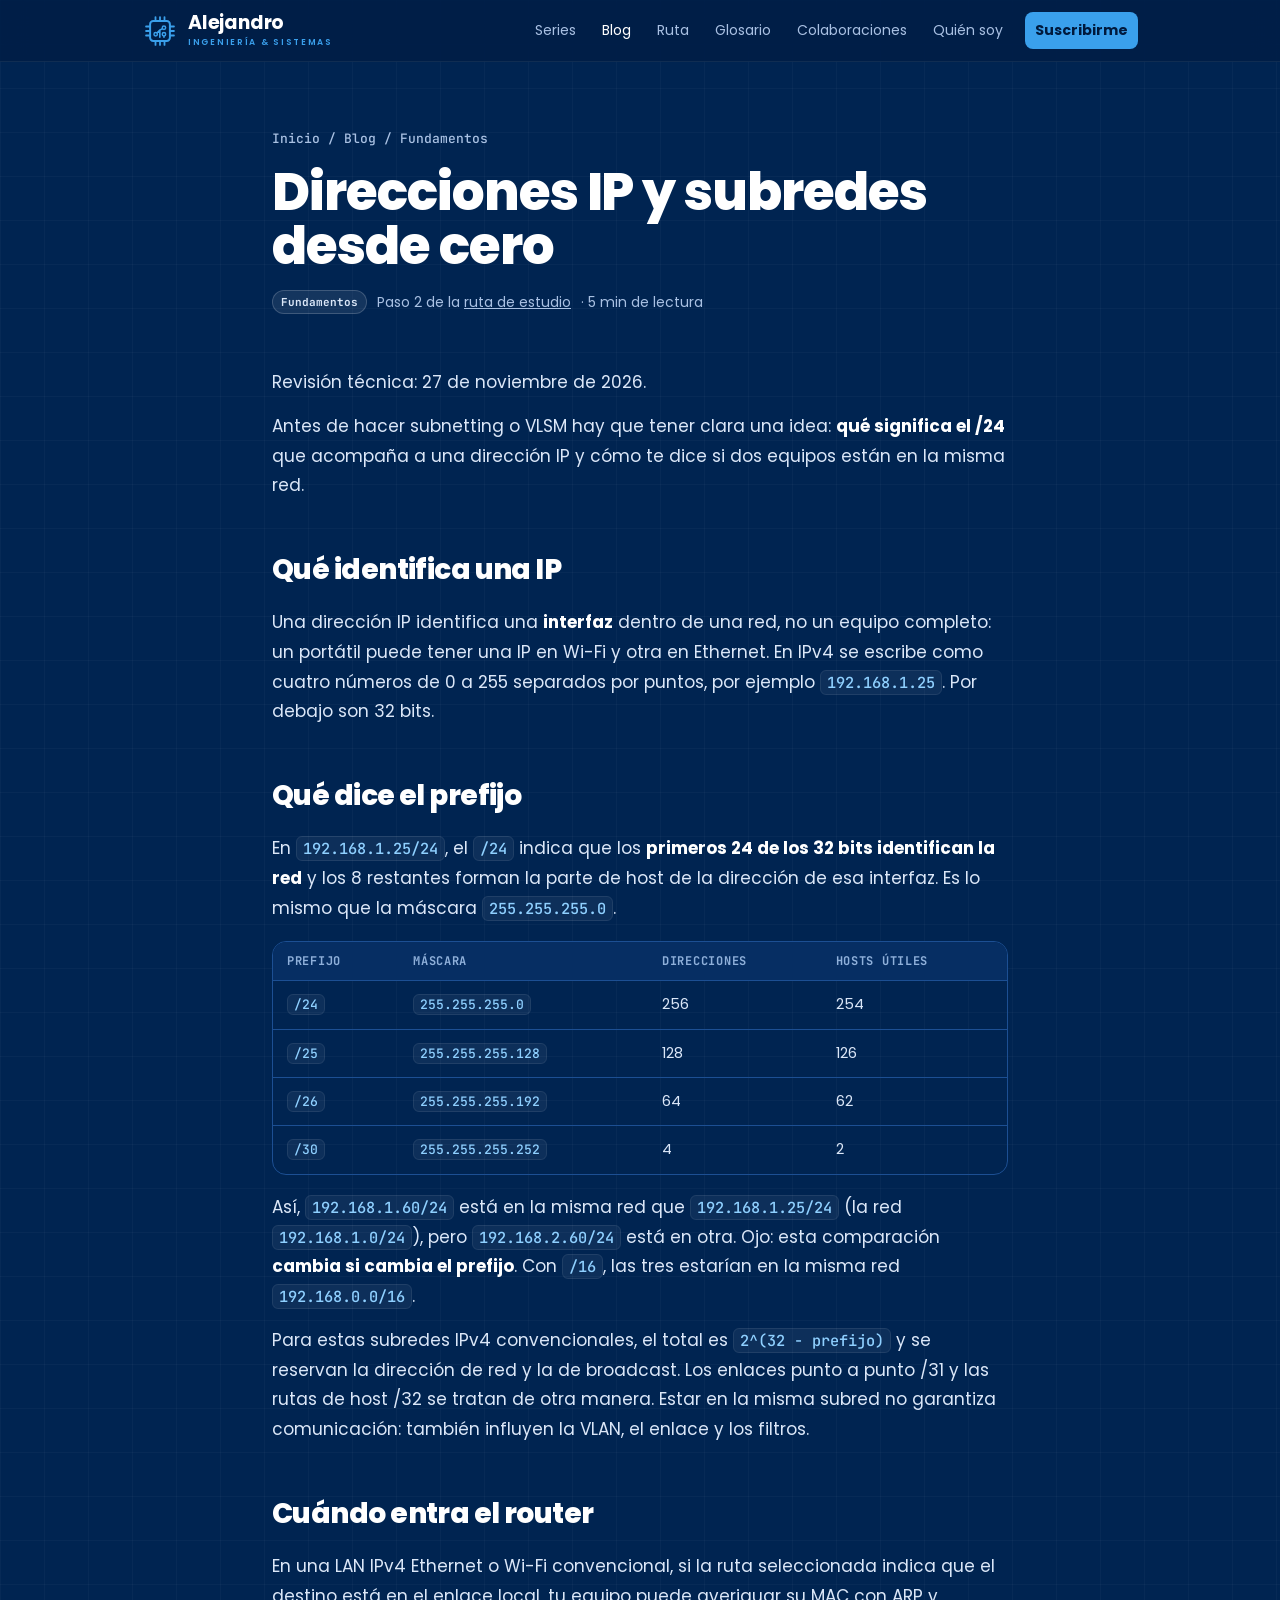
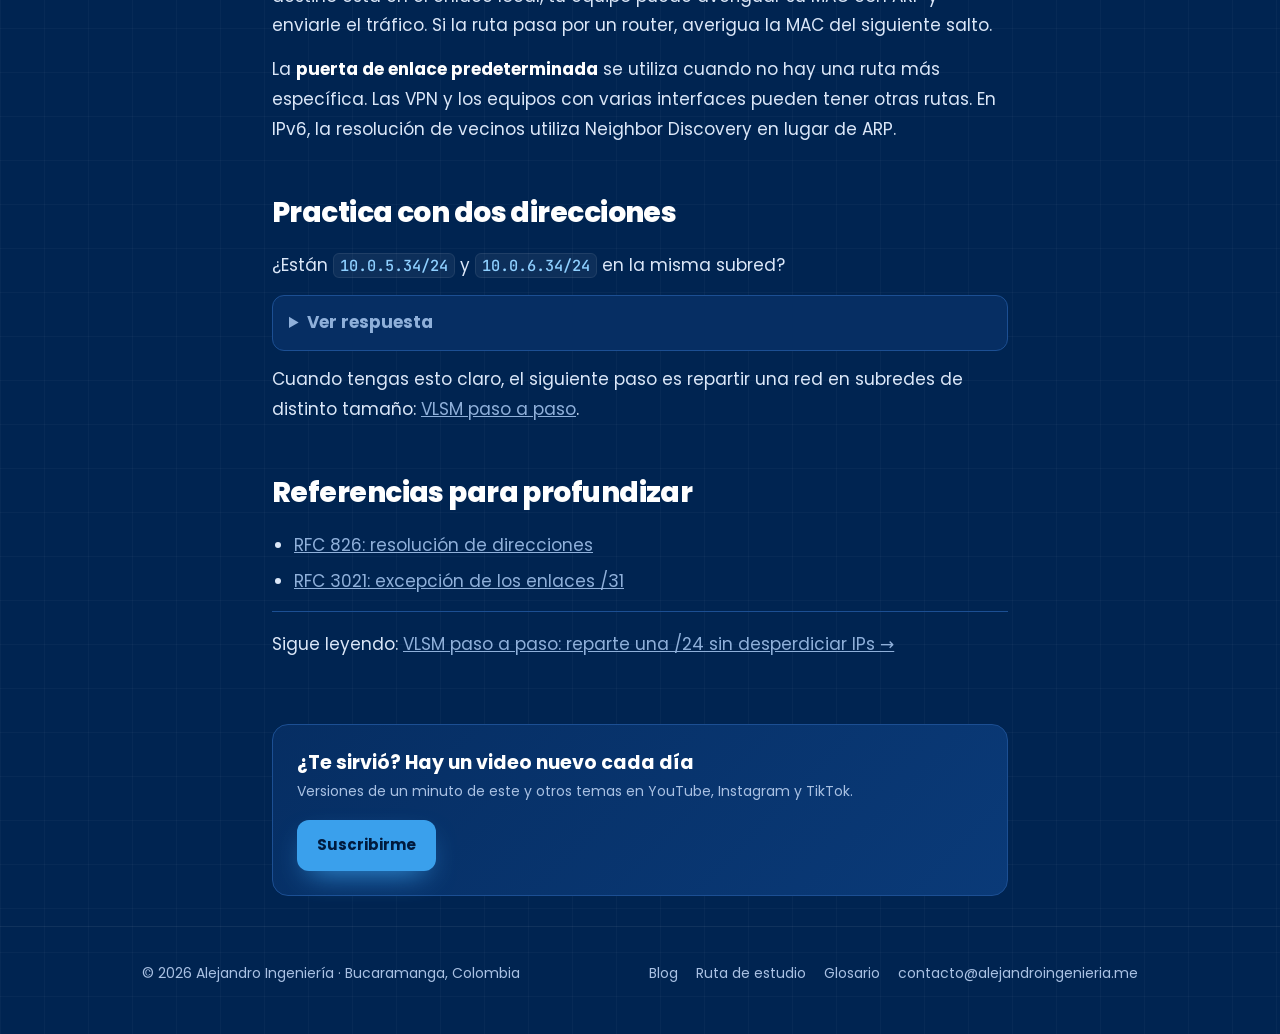
<file: blog/direcciones-ip-y-subredes.html>
<!DOCTYPE html>
<html lang="es">
<head>
<meta charset="utf-8">
<meta name="viewport" content="width=device-width, initial-scale=1">
<title>Direcciones IP y subredes desde cero · Alejandro Ingeniería</title>
<meta name="description" content="Aprende a leer un prefijo como /24 y a reconocer cuándo dos direcciones están en la misma subred.">
<link rel="canonical" href="https://alejandroingenieria.me/blog/direcciones-ip-y-subredes.html">
<meta name="theme-color" content="#002451">
<meta name="author" content="Brayan Alejandro Santamaría">
<meta property="og:type" content="article">
<meta property="og:site_name" content="Alejandro Ingeniería">
<meta property="og:locale" content="es_CO">
<meta property="og:title" content="Direcciones IP y subredes desde cero · Alejandro Ingeniería">
<meta property="og:description" content="Aprende a leer un prefijo como /24 y a reconocer cuándo dos direcciones están en la misma subred.">
<meta property="og:url" content="https://alejandroingenieria.me/blog/direcciones-ip-y-subredes.html">
<meta property="og:image" content="https://alejandroingenieria.me/assets/og.png">
<meta name="twitter:card" content="summary_large_image">
<link rel="icon" href="../assets/favicon.svg" type="image/svg+xml">
<link rel="apple-touch-icon" href="../assets/apple-touch-icon.png">
<link rel="preconnect" href="https://fonts.googleapis.com">
<link rel="preconnect" href="https://fonts.gstatic.com" crossorigin>
<link href="https://fonts.googleapis.com/css2?family=Poppins:wght@400;500;600;700;800&family=JetBrains+Mono:wght@500;700&display=swap" rel="stylesheet">
<link rel="stylesheet" href="../assets/style.css">
<script>document.documentElement.classList.add("js")</script>
<script type="application/ld+json">{"@context": "https://schema.org", "@type": "BlogPosting", "headline": "Direcciones IP y subredes desde cero", "description": "Aprende a leer un prefijo como /24 y a reconocer cuándo dos direcciones están en la misma subred.", "dateModified": "2026-11-27", "datePublished": "2026-11-22", "inLanguage": "es", "image": "https://alejandroingenieria.me/assets/og.png", "author": {"@type": "Person", "name": "Brayan Alejandro Santamaría", "url": "https://alejandroingenieria.me/"}, "mainEntityOfPage": "https://alejandroingenieria.me/blog/direcciones-ip-y-subredes.html"}</script>
</head>
<body>
<a class="skip" href="#main">Saltar al contenido</a>
<nav aria-label="Principal">
  <div class="nav-in">
    <a class="brand" href="../" aria-label="Alejandro Ingeniería, inicio"><svg viewBox="0 0 40 40" aria-hidden="true"><rect x="9" y="9" width="22" height="22" rx="3.5" fill="none" stroke="currentColor" stroke-width="2.2"/><path d="M15 4.5v4.5M20 4.5v4.5M25 4.5v4.5M15 31v4.5M20 31v4.5M25 31v4.5M4.5 15h4.5M4.5 20h4.5M4.5 25h4.5M31 15h4.5M31 20h4.5M31 25h4.5" stroke="currentColor" stroke-width="2" stroke-linecap="round"/><path d="M15.2 23.6l4.6-4.6 4.6-2.6M19.8 19v8M24.4 23.8V27" fill="none" stroke="currentColor" stroke-width="1.8" stroke-linecap="round" stroke-linejoin="round"/><circle cx="15.2" cy="23.6" r="1.9" fill="#002451" stroke="currentColor" stroke-width="1.6"/><circle cx="24.4" cy="16.4" r="1.9" fill="#002451" stroke="currentColor" stroke-width="1.6"/><circle cx="24.4" cy="23.6" r="1.9" fill="#002451" stroke="currentColor" stroke-width="1.6"/></svg><span class="wm"><b>Alejandro</b><small>Ingeniería &amp; Sistemas</small></span></a>
    <button class="menu-btn" aria-label="Abrir menú" aria-expanded="false" aria-controls="menu"><span></span><span></span><span></span></button>
    <div class="links" id="menu">
      <a href="../#series">Series</a>
      <a href="../blog/" aria-current="page">Blog</a>
      <a href="../ruta/">Ruta</a>
      <a href="../glosario/">Glosario</a>
      <a href="../#colaboraciones">Colaboraciones</a>
      <a href="../#quien">Quién soy</a>
      <a class="pill" href="https://www.youtube.com/@alejandroingenieria?sub_confirmation=1" target="_blank" rel="noopener">Suscribirme</a>
    </div>
  </div>
</nav>

<main id="main">
<div class="page-head">
  <div class="crumbs"><a href="../">Inicio</a> / <a href="./">Blog</a> / Fundamentos</div>
  <h1>Direcciones IP y subredes desde cero</h1>
  <div class="post-meta"><span class="chip">Fundamentos</span><span>Paso 2 de la <a href="../ruta/" style="color:inherit">ruta de estudio</a></span><span>· 5 min de lectura</span></div>
</div>
<article class="post">
<p class="revision">Revisión técnica: <time datetime="2026-11-27">27 de noviembre de 2026</time>.</p>
<p>Antes de hacer subnetting o VLSM hay que tener clara una idea: <strong>qué significa el /24</strong> que acompaña a una dirección IP y cómo te dice si dos equipos están en la misma red.</p>

<h2>Qué identifica una IP</h2>
<p>Una dirección IP identifica una <strong>interfaz</strong> dentro de una red, no un equipo completo: un portátil puede tener una IP en Wi-Fi y otra en Ethernet. En IPv4 se escribe como cuatro números de 0 a 255 separados por puntos, por ejemplo <code>192.168.1.25</code>. Por debajo son 32 bits.</p>

<h2>Qué dice el prefijo</h2>
<p>En <code>192.168.1.25/24</code>, el <code>/24</code> indica que los <strong>primeros 24 de los 32 bits identifican la red</strong> y los 8 restantes forman la parte de host de la dirección de esa interfaz. Es lo mismo que la máscara <code>255.255.255.0</code>.</p>
<div class="tbl"><table>
<thead><tr><th>Prefijo</th><th>Máscara</th><th>Direcciones</th><th>Hosts útiles</th></tr></thead>
<tbody>
<tr><td><code>/24</code></td><td><code>255.255.255.0</code></td><td>256</td><td>254</td></tr>
<tr><td><code>/25</code></td><td><code>255.255.255.128</code></td><td>128</td><td>126</td></tr>
<tr><td><code>/26</code></td><td><code>255.255.255.192</code></td><td>64</td><td>62</td></tr>
<tr><td><code>/30</code></td><td><code>255.255.255.252</code></td><td>4</td><td>2</td></tr>
</tbody></table></div>
<p>Así, <code>192.168.1.60/24</code> está en la misma red que <code>192.168.1.25/24</code> (la red <code>192.168.1.0/24</code>), pero <code>192.168.2.60/24</code> está en otra. Ojo: esta comparación <strong>cambia si cambia el prefijo</strong>. Con <code>/16</code>, las tres estarían en la misma red <code>192.168.0.0/16</code>.</p>

<p>Para estas subredes IPv4 convencionales, el total es <code>2^(32 − prefijo)</code> y se reservan la dirección de red y la de broadcast. Los enlaces punto a punto /31 y las rutas de host /32 se tratan de otra manera. Estar en la misma subred no garantiza comunicación: también influyen la VLAN, el enlace y los filtros.</p>

<h2>Cuándo entra el router</h2>
<p>En una LAN IPv4 Ethernet o Wi-Fi convencional, si la ruta seleccionada indica que el destino está en el enlace local, tu equipo puede averiguar su MAC con ARP y enviarle el tráfico. Si la ruta pasa por un router, averigua la MAC del siguiente salto.</p>
<p>La <strong>puerta de enlace predeterminada</strong> se utiliza cuando no hay una ruta más específica. Las VPN y los equipos con varias interfaces pueden tener otras rutas. En IPv6, la resolución de vecinos utiliza Neighbor Discovery en lugar de ARP.</p>

<h2>Practica con dos direcciones</h2>
<p>¿Están <code>10.0.5.34/24</code> y <code>10.0.6.34/24</code> en la misma subred?</p>
<details><summary>Ver respuesta</summary><p><strong>No.</strong> Con /24, la red la definen los tres primeros octetos: la primera está en <code>10.0.5.0/24</code> y la segunda en <code>10.0.6.0/24</code>. Para hablar entre ellas necesitan pasar por un router.</p></details>

<p>Cuando tengas esto claro, el siguiente paso es repartir una red en subredes de distinto tamaño: <a href="vlsm-paso-a-paso.html">VLSM paso a paso</a>.</p>

<h2>Referencias para profundizar</h2>
<ul>
  <li><a href="https://www.rfc-editor.org/info/rfc826/" target="_blank" rel="noopener">RFC 826: resolución de direcciones</a></li>
  <li><a href="https://www.rfc-editor.org/rfc/rfc3021.html" target="_blank" rel="noopener">RFC 3021: excepción de los enlaces /31</a></li>
</ul>

<p class="next">Sigue leyendo: <a href="vlsm-paso-a-paso.html">VLSM paso a paso: reparte una /24 sin desperdiciar IPs →</a></p>
</article>

<div class="post-cta">
  <div class="box">
    <div><h3>¿Te sirvió? Hay un video nuevo cada día</h3><p>Versiones de un minuto de este y otros temas en YouTube, Instagram y TikTok.</p></div>
    <a class="btn y" href="https://www.youtube.com/@alejandroingenieria?sub_confirmation=1" target="_blank" rel="noopener">Suscribirme</a>
  </div>
</div>

</main>

<footer>
  <div class="foot">
    <div>© <span data-year>2026</span> Alejandro Ingeniería · Bucaramanga, Colombia</div>
    <div class="cols">
      <a href="../blog/">Blog</a>
      <a href="../ruta/">Ruta de estudio</a>
      <a href="../glosario/">Glosario</a>
      <a href="mailto:contacto@alejandroingenieria.me">contacto@alejandroingenieria.me</a>
    </div>
  </div>
</footer>
<script src="../assets/main.js"></script>
</body>
</html>
</file>
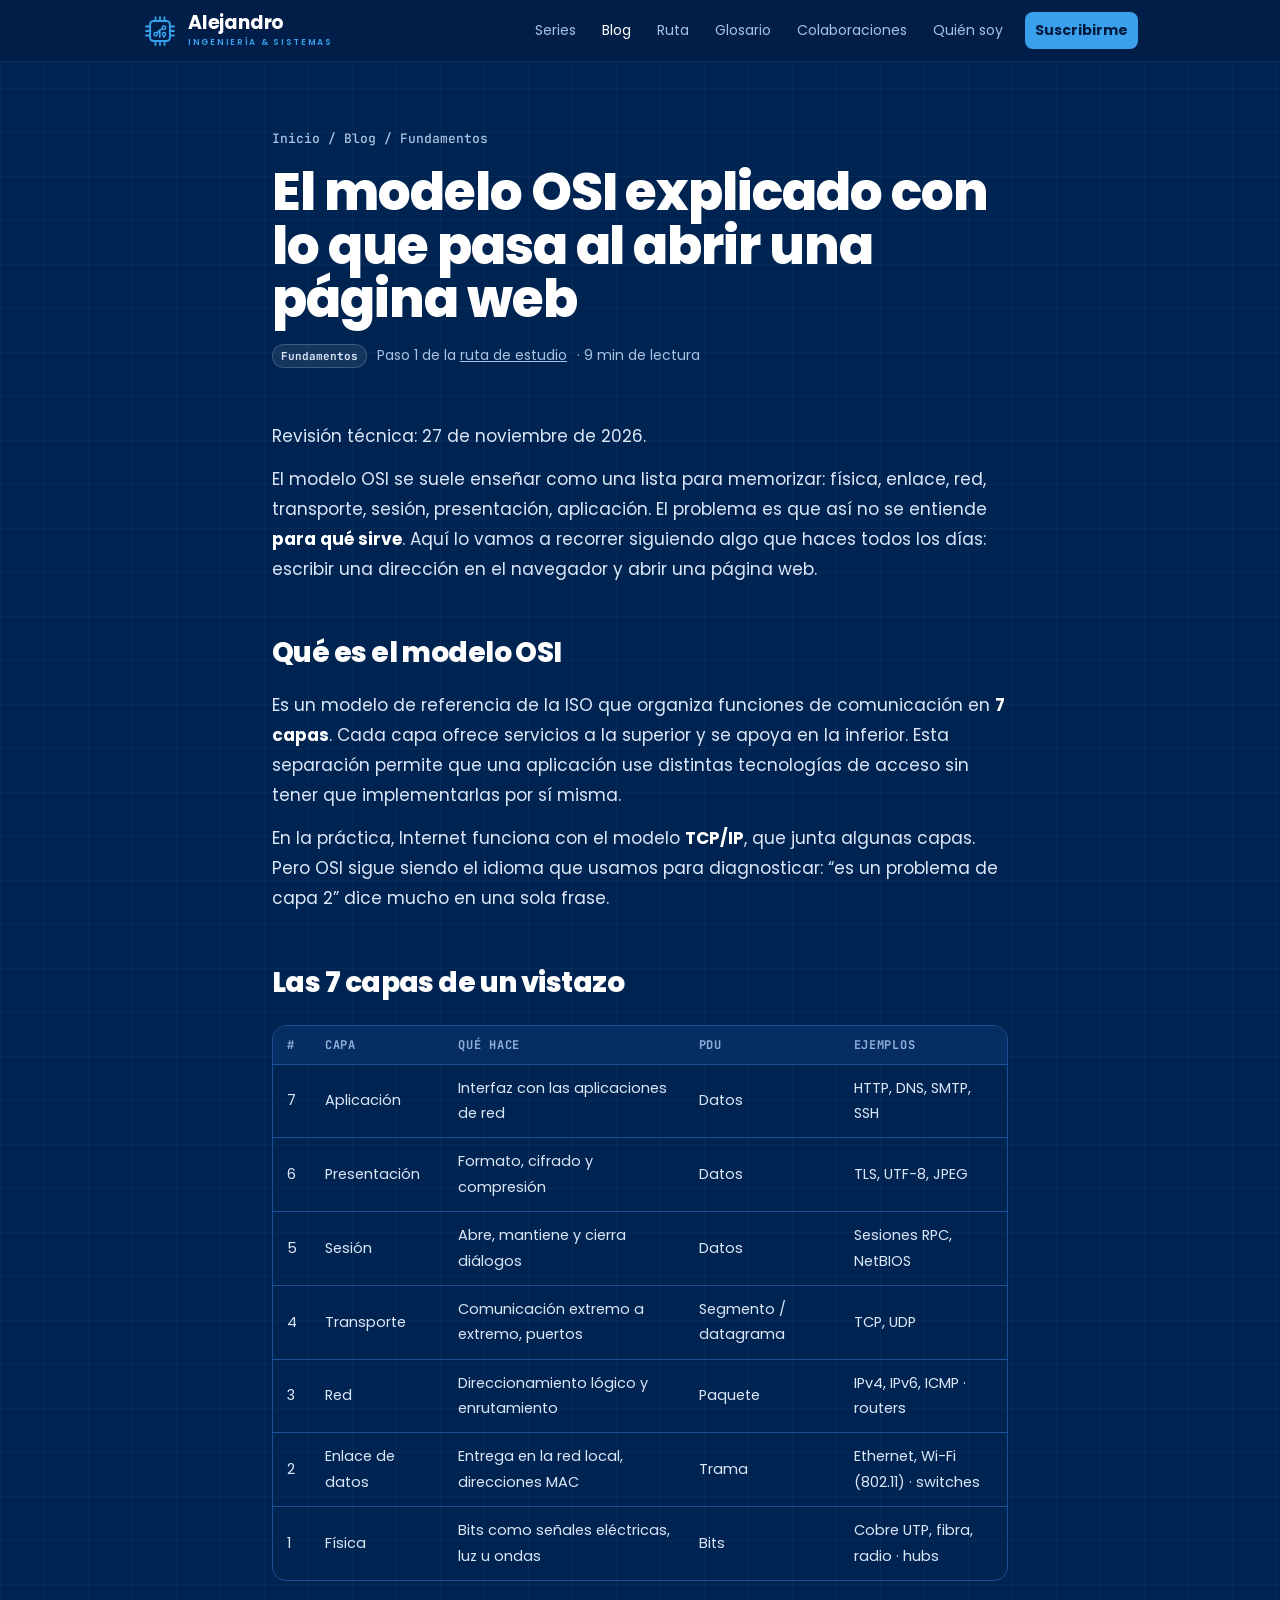
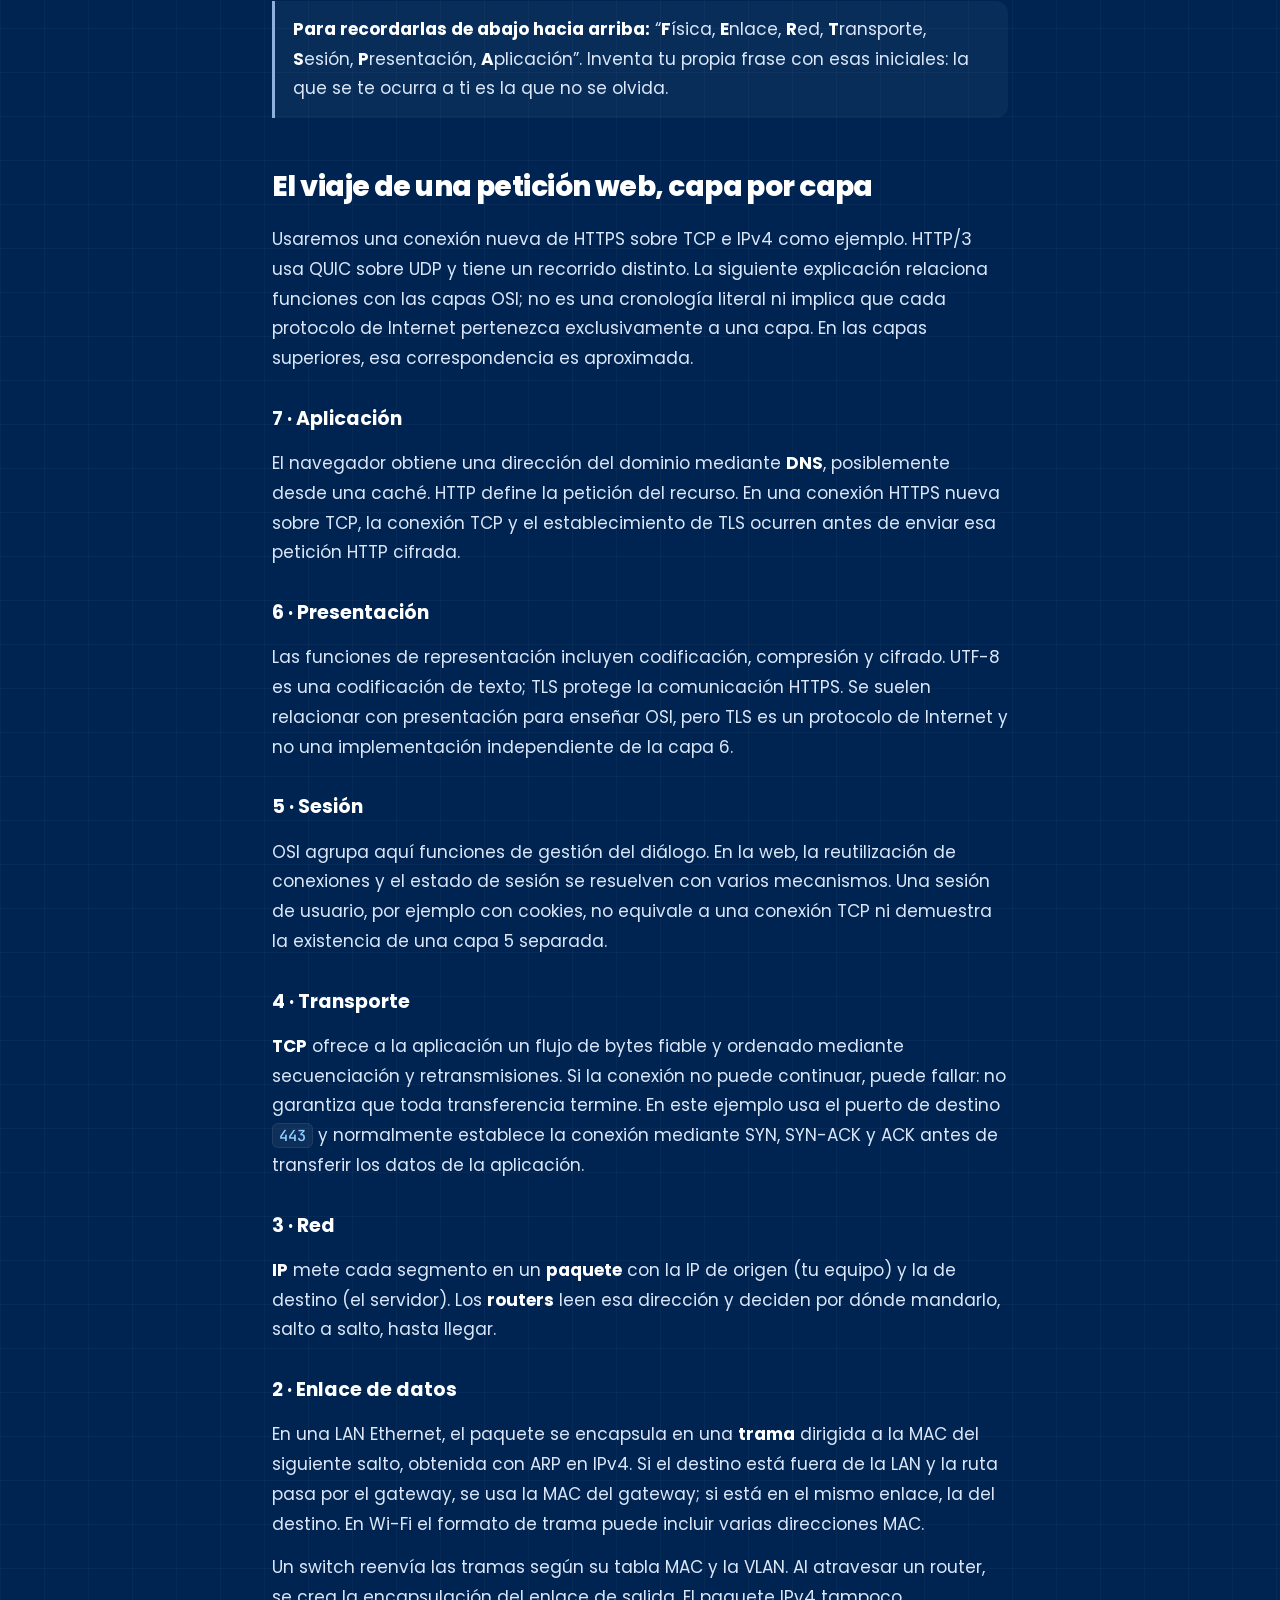
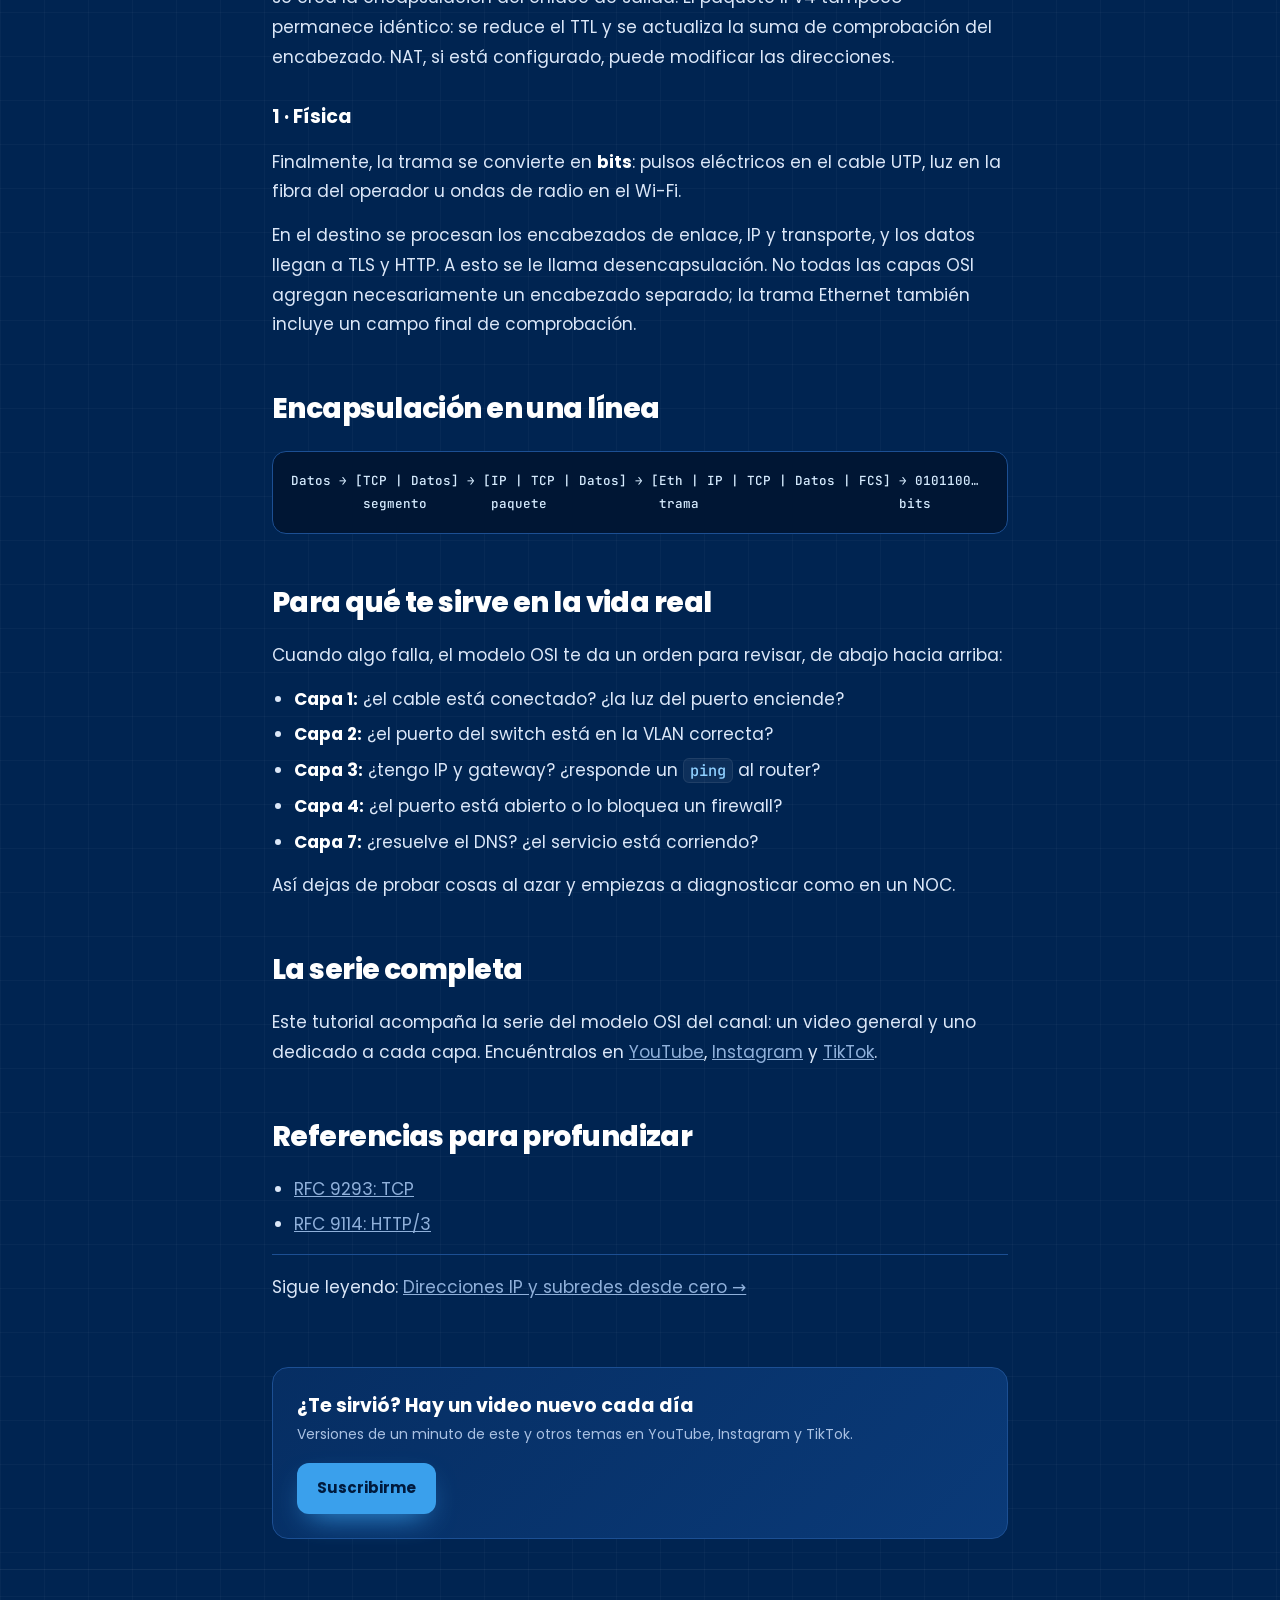
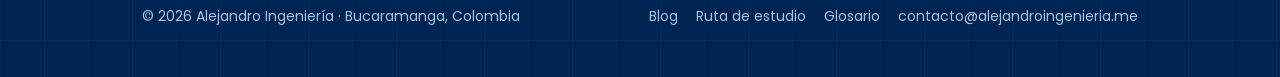
<file: blog/modelo-osi-explicado.html>
<!DOCTYPE html>
<html lang="es">
<head>
<meta charset="utf-8">
<meta name="viewport" content="width=device-width, initial-scale=1">
<title>El modelo OSI explicado con lo que pasa al abrir una página web · Alejandro Ingeniería</title>
<meta name="description" content="Las 7 capas del modelo OSI explicadas siguiendo lo que pasa cuando abres una página: qué hace cada capa, sus PDU, protocolos y equipos.">
<link rel="canonical" href="https://alejandroingenieria.me/blog/modelo-osi-explicado.html">
<meta name="theme-color" content="#002451">
<meta name="author" content="Brayan Alejandro Santamaría">
<meta property="og:type" content="article">
<meta property="og:site_name" content="Alejandro Ingeniería">
<meta property="og:locale" content="es_CO">
<meta property="og:title" content="El modelo OSI explicado con lo que pasa al abrir una página web · Alejandro Ingeniería">
<meta property="og:description" content="Las 7 capas del modelo OSI explicadas siguiendo lo que pasa cuando abres una página: qué hace cada capa, sus PDU, protocolos y equipos.">
<meta property="og:url" content="https://alejandroingenieria.me/blog/modelo-osi-explicado.html">
<meta property="og:image" content="https://alejandroingenieria.me/assets/og.png">
<meta name="twitter:card" content="summary_large_image">
<link rel="icon" href="../assets/favicon.svg" type="image/svg+xml">
<link rel="apple-touch-icon" href="../assets/apple-touch-icon.png">
<link rel="preconnect" href="https://fonts.googleapis.com">
<link rel="preconnect" href="https://fonts.gstatic.com" crossorigin>
<link href="https://fonts.googleapis.com/css2?family=Poppins:wght@400;500;600;700;800&family=JetBrains+Mono:wght@500;700&display=swap" rel="stylesheet">
<link rel="stylesheet" href="../assets/style.css">
<script>document.documentElement.classList.add("js")</script>
<script type="application/ld+json">{"@context": "https://schema.org", "@type": "BlogPosting", "headline": "El modelo OSI explicado con lo que pasa al abrir una página web", "description": "Las 7 capas del modelo OSI explicadas siguiendo lo que pasa cuando abres una página: qué hace cada capa, sus PDU, protocolos y equipos.", "dateModified": "2026-11-27", "datePublished": "2026-11-22", "inLanguage": "es", "image": "https://alejandroingenieria.me/assets/og.png", "author": {"@type": "Person", "name": "Brayan Alejandro Santamaría", "url": "https://alejandroingenieria.me/"}, "mainEntityOfPage": "https://alejandroingenieria.me/blog/modelo-osi-explicado.html"}</script>
</head>
<body>
<a class="skip" href="#main">Saltar al contenido</a>
<nav aria-label="Principal">
  <div class="nav-in">
    <a class="brand" href="../" aria-label="Alejandro Ingeniería, inicio"><svg viewBox="0 0 40 40" aria-hidden="true"><rect x="9" y="9" width="22" height="22" rx="3.5" fill="none" stroke="currentColor" stroke-width="2.2"/><path d="M15 4.5v4.5M20 4.5v4.5M25 4.5v4.5M15 31v4.5M20 31v4.5M25 31v4.5M4.5 15h4.5M4.5 20h4.5M4.5 25h4.5M31 15h4.5M31 20h4.5M31 25h4.5" stroke="currentColor" stroke-width="2" stroke-linecap="round"/><path d="M15.2 23.6l4.6-4.6 4.6-2.6M19.8 19v8M24.4 23.8V27" fill="none" stroke="currentColor" stroke-width="1.8" stroke-linecap="round" stroke-linejoin="round"/><circle cx="15.2" cy="23.6" r="1.9" fill="#002451" stroke="currentColor" stroke-width="1.6"/><circle cx="24.4" cy="16.4" r="1.9" fill="#002451" stroke="currentColor" stroke-width="1.6"/><circle cx="24.4" cy="23.6" r="1.9" fill="#002451" stroke="currentColor" stroke-width="1.6"/></svg><span class="wm"><b>Alejandro</b><small>Ingeniería &amp; Sistemas</small></span></a>
    <button class="menu-btn" aria-label="Abrir menú" aria-expanded="false" aria-controls="menu"><span></span><span></span><span></span></button>
    <div class="links" id="menu">
      <a href="../#series">Series</a>
      <a href="../blog/" aria-current="page">Blog</a>
      <a href="../ruta/">Ruta</a>
      <a href="../glosario/">Glosario</a>
      <a href="../#colaboraciones">Colaboraciones</a>
      <a href="../#quien">Quién soy</a>
      <a class="pill" href="https://www.youtube.com/@alejandroingenieria?sub_confirmation=1" target="_blank" rel="noopener">Suscribirme</a>
    </div>
  </div>
</nav>

<main id="main">
<div class="page-head">
  <div class="crumbs"><a href="../">Inicio</a> / <a href="./">Blog</a> / Fundamentos</div>
  <h1>El modelo OSI explicado con lo que pasa al abrir una página web</h1>
  <div class="post-meta"><span class="chip">Fundamentos</span><span>Paso 1 de la <a href="../ruta/" style="color:inherit">ruta de estudio</a></span><span>· 9 min de lectura</span></div>
</div>
<article class="post">
<p class="revision">Revisión técnica: <time datetime="2026-11-27">27 de noviembre de 2026</time>.</p>
<p>El modelo OSI se suele enseñar como una lista para memorizar: física, enlace, red, transporte, sesión, presentación, aplicación. El problema es que así no se entiende <strong>para qué sirve</strong>. Aquí lo vamos a recorrer siguiendo algo que haces todos los días: escribir una dirección en el navegador y abrir una página web.</p>

<h2>Qué es el modelo OSI</h2>
<p>Es un modelo de referencia de la ISO que organiza funciones de comunicación en <strong>7 capas</strong>. Cada capa ofrece servicios a la superior y se apoya en la inferior. Esta separación permite que una aplicación use distintas tecnologías de acceso sin tener que implementarlas por sí misma.</p>
<p>En la práctica, Internet funciona con el modelo <strong>TCP/IP</strong>, que junta algunas capas. Pero OSI sigue siendo el idioma que usamos para diagnosticar: “es un problema de capa 2” dice mucho en una sola frase.</p>

<h2>Las 7 capas de un vistazo</h2>
<div class="tbl"><table>
<thead><tr><th>#</th><th>Capa</th><th>Qué hace</th><th>PDU</th><th>Ejemplos</th></tr></thead>
<tbody>
<tr><td>7</td><td>Aplicación</td><td>Interfaz con las aplicaciones de red</td><td>Datos</td><td>HTTP, DNS, SMTP, SSH</td></tr>
<tr><td>6</td><td>Presentación</td><td>Formato, cifrado y compresión</td><td>Datos</td><td>TLS, UTF-8, JPEG</td></tr>
<tr><td>5</td><td>Sesión</td><td>Abre, mantiene y cierra diálogos</td><td>Datos</td><td>Sesiones RPC, NetBIOS</td></tr>
<tr><td>4</td><td>Transporte</td><td>Comunicación extremo a extremo, puertos</td><td>Segmento / datagrama</td><td>TCP, UDP</td></tr>
<tr><td>3</td><td>Red</td><td>Direccionamiento lógico y enrutamiento</td><td>Paquete</td><td>IPv4, IPv6, ICMP · routers</td></tr>
<tr><td>2</td><td>Enlace de datos</td><td>Entrega en la red local, direcciones MAC</td><td>Trama</td><td>Ethernet, Wi-Fi (802.11) · switches</td></tr>
<tr><td>1</td><td>Física</td><td>Bits como señales eléctricas, luz u ondas</td><td>Bits</td><td>Cobre UTP, fibra, radio · hubs</td></tr>
</tbody></table></div>
<div class="note"><strong>Para recordarlas de abajo hacia arriba:</strong> “<strong>F</strong>ísica, <strong>E</strong>nlace, <strong>R</strong>ed, <strong>T</strong>ransporte, <strong>S</strong>esión, <strong>P</strong>resentación, <strong>A</strong>plicación”. Inventa tu propia frase con esas iniciales: la que se te ocurra a ti es la que no se olvida.</div>

<h2>El viaje de una petición web, capa por capa</h2>
<p>Usaremos una conexión nueva de HTTPS sobre TCP e IPv4 como ejemplo. HTTP/3 usa QUIC sobre UDP y tiene un recorrido distinto. La siguiente explicación relaciona funciones con las capas OSI; no es una cronología literal ni implica que cada protocolo de Internet pertenezca exclusivamente a una capa. En las capas superiores, esa correspondencia es aproximada.</p>

<h3>7 · Aplicación</h3>
<p>El navegador obtiene una dirección del dominio mediante <strong>DNS</strong>, posiblemente desde una caché. HTTP define la petición del recurso. En una conexión HTTPS nueva sobre TCP, la conexión TCP y el establecimiento de TLS ocurren antes de enviar esa petición HTTP cifrada.</p>

<h3>6 · Presentación</h3>
<p>Las funciones de representación incluyen codificación, compresión y cifrado. UTF-8 es una codificación de texto; TLS protege la comunicación HTTPS. Se suelen relacionar con presentación para enseñar OSI, pero TLS es un protocolo de Internet y no una implementación independiente de la capa 6.</p>

<h3>5 · Sesión</h3>
<p>OSI agrupa aquí funciones de gestión del diálogo. En la web, la reutilización de conexiones y el estado de sesión se resuelven con varios mecanismos. Una sesión de usuario, por ejemplo con cookies, no equivale a una conexión TCP ni demuestra la existencia de una capa 5 separada.</p>

<h3>4 · Transporte</h3>
<p><strong>TCP</strong> ofrece a la aplicación un flujo de bytes fiable y ordenado mediante secuenciación y retransmisiones. Si la conexión no puede continuar, puede fallar: no garantiza que toda transferencia termine. En este ejemplo usa el puerto de destino <code>443</code> y normalmente establece la conexión mediante SYN, SYN-ACK y ACK antes de transferir los datos de la aplicación.</p>

<h3>3 · Red</h3>
<p><strong>IP</strong> mete cada segmento en un <strong>paquete</strong> con la IP de origen (tu equipo) y la de destino (el servidor). Los <strong>routers</strong> leen esa dirección y deciden por dónde mandarlo, salto a salto, hasta llegar.</p>

<h3>2 · Enlace de datos</h3>
<p>En una LAN Ethernet, el paquete se encapsula en una <strong>trama</strong> dirigida a la MAC del siguiente salto, obtenida con ARP en IPv4. Si el destino está fuera de la LAN y la ruta pasa por el gateway, se usa la MAC del gateway; si está en el mismo enlace, la del destino. En Wi-Fi el formato de trama puede incluir varias direcciones MAC.</p>
<p>Un switch reenvía las tramas según su tabla MAC y la VLAN. Al atravesar un router, se crea la encapsulación del enlace de salida. El paquete IPv4 tampoco permanece idéntico: se reduce el TTL y se actualiza la suma de comprobación del encabezado. NAT, si está configurado, puede modificar las direcciones.</p>

<h3>1 · Física</h3>
<p>Finalmente, la trama se convierte en <strong>bits</strong>: pulsos eléctricos en el cable UTP, luz en la fibra del operador u ondas de radio en el Wi-Fi.</p>

<p>En el destino se procesan los encabezados de enlace, IP y transporte, y los datos llegan a TLS y HTTP. A esto se le llama desencapsulación. No todas las capas OSI agregan necesariamente un encabezado separado; la trama Ethernet también incluye un campo final de comprobación.</p>

<h2>Encapsulación en una línea</h2>
<pre><code>Datos → [TCP | Datos] → [IP | TCP | Datos] → [Eth | IP | TCP | Datos | FCS] → 0101100…
         segmento        paquete              trama                         bits</code></pre>

<h2>Para qué te sirve en la vida real</h2>
<p>Cuando algo falla, el modelo OSI te da un orden para revisar, de abajo hacia arriba:</p>
<ul>
  <li><strong>Capa 1:</strong> ¿el cable está conectado? ¿la luz del puerto enciende?</li>
  <li><strong>Capa 2:</strong> ¿el puerto del switch está en la VLAN correcta?</li>
  <li><strong>Capa 3:</strong> ¿tengo IP y gateway? ¿responde un <code>ping</code> al router?</li>
  <li><strong>Capa 4:</strong> ¿el puerto está abierto o lo bloquea un firewall?</li>
  <li><strong>Capa 7:</strong> ¿resuelve el DNS? ¿el servicio está corriendo?</li>
</ul>
<p>Así dejas de probar cosas al azar y empiezas a diagnosticar como en un NOC.</p>

<h2>La serie completa</h2>
<p>Este tutorial acompaña la serie del modelo OSI del canal: un video general y uno dedicado a cada capa. Encuéntralos en <a href="https://www.youtube.com/@alejandroingenieria" target="_blank" rel="noopener">YouTube</a>, <a href="https://www.instagram.com/alejandroingenieria/" target="_blank" rel="noopener">Instagram</a> y <a href="https://www.tiktok.com/@alejandroingenieria" target="_blank" rel="noopener">TikTok</a>.</p>

<h2>Referencias para profundizar</h2>
<ul>
  <li><a href="https://www.rfc-editor.org/rfc/rfc9293.html" target="_blank" rel="noopener">RFC 9293: TCP</a></li>
  <li><a href="https://www.rfc-editor.org/rfc/rfc9114.html" target="_blank" rel="noopener">RFC 9114: HTTP/3</a></li>
</ul>

<p class="next">Sigue leyendo: <a href="direcciones-ip-y-subredes.html">Direcciones IP y subredes desde cero →</a></p>
</article>

<div class="post-cta">
  <div class="box">
    <div><h3>¿Te sirvió? Hay un video nuevo cada día</h3><p>Versiones de un minuto de este y otros temas en YouTube, Instagram y TikTok.</p></div>
    <a class="btn y" href="https://www.youtube.com/@alejandroingenieria?sub_confirmation=1" target="_blank" rel="noopener">Suscribirme</a>
  </div>
</div>

</main>

<footer>
  <div class="foot">
    <div>© <span data-year>2026</span> Alejandro Ingeniería · Bucaramanga, Colombia</div>
    <div class="cols">
      <a href="../blog/">Blog</a>
      <a href="../ruta/">Ruta de estudio</a>
      <a href="../glosario/">Glosario</a>
      <a href="mailto:contacto@alejandroingenieria.me">contacto@alejandroingenieria.me</a>
    </div>
  </div>
</footer>
<script src="../assets/main.js"></script>
</body>
</html>
</file>
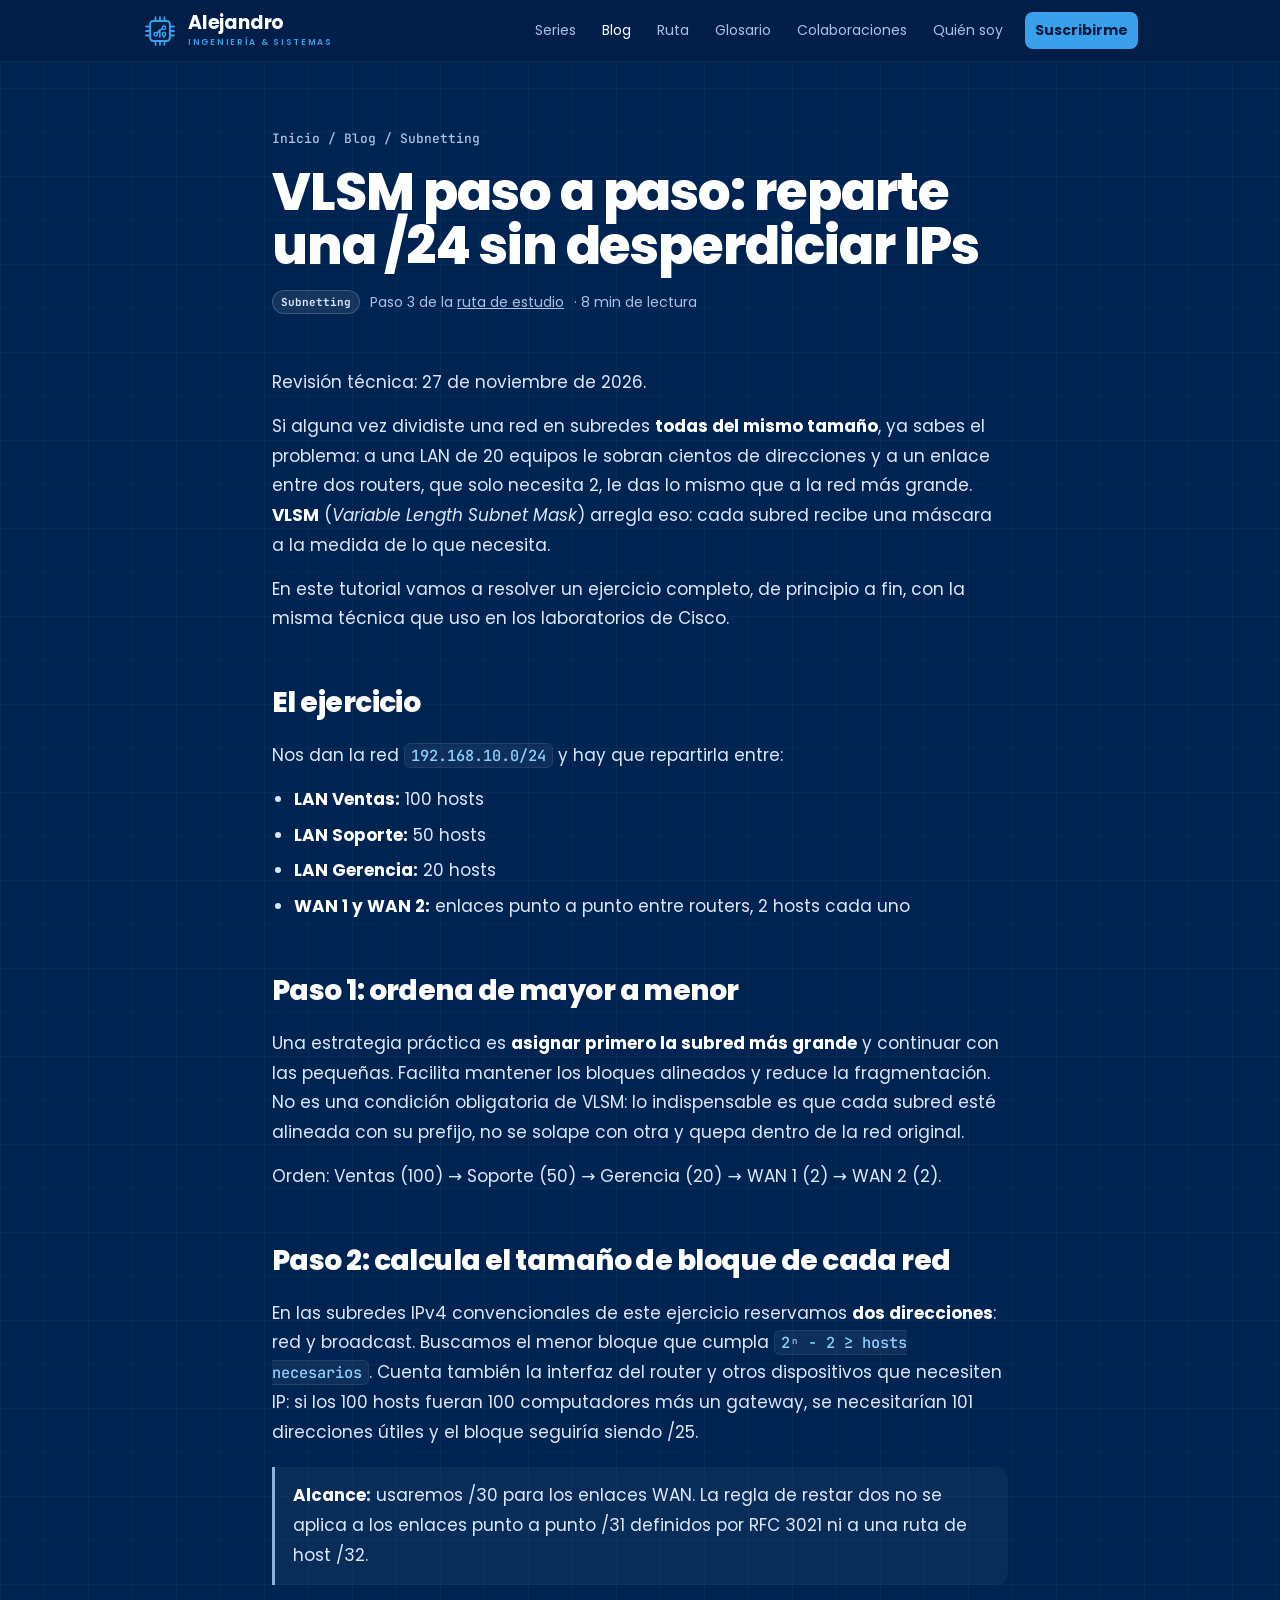
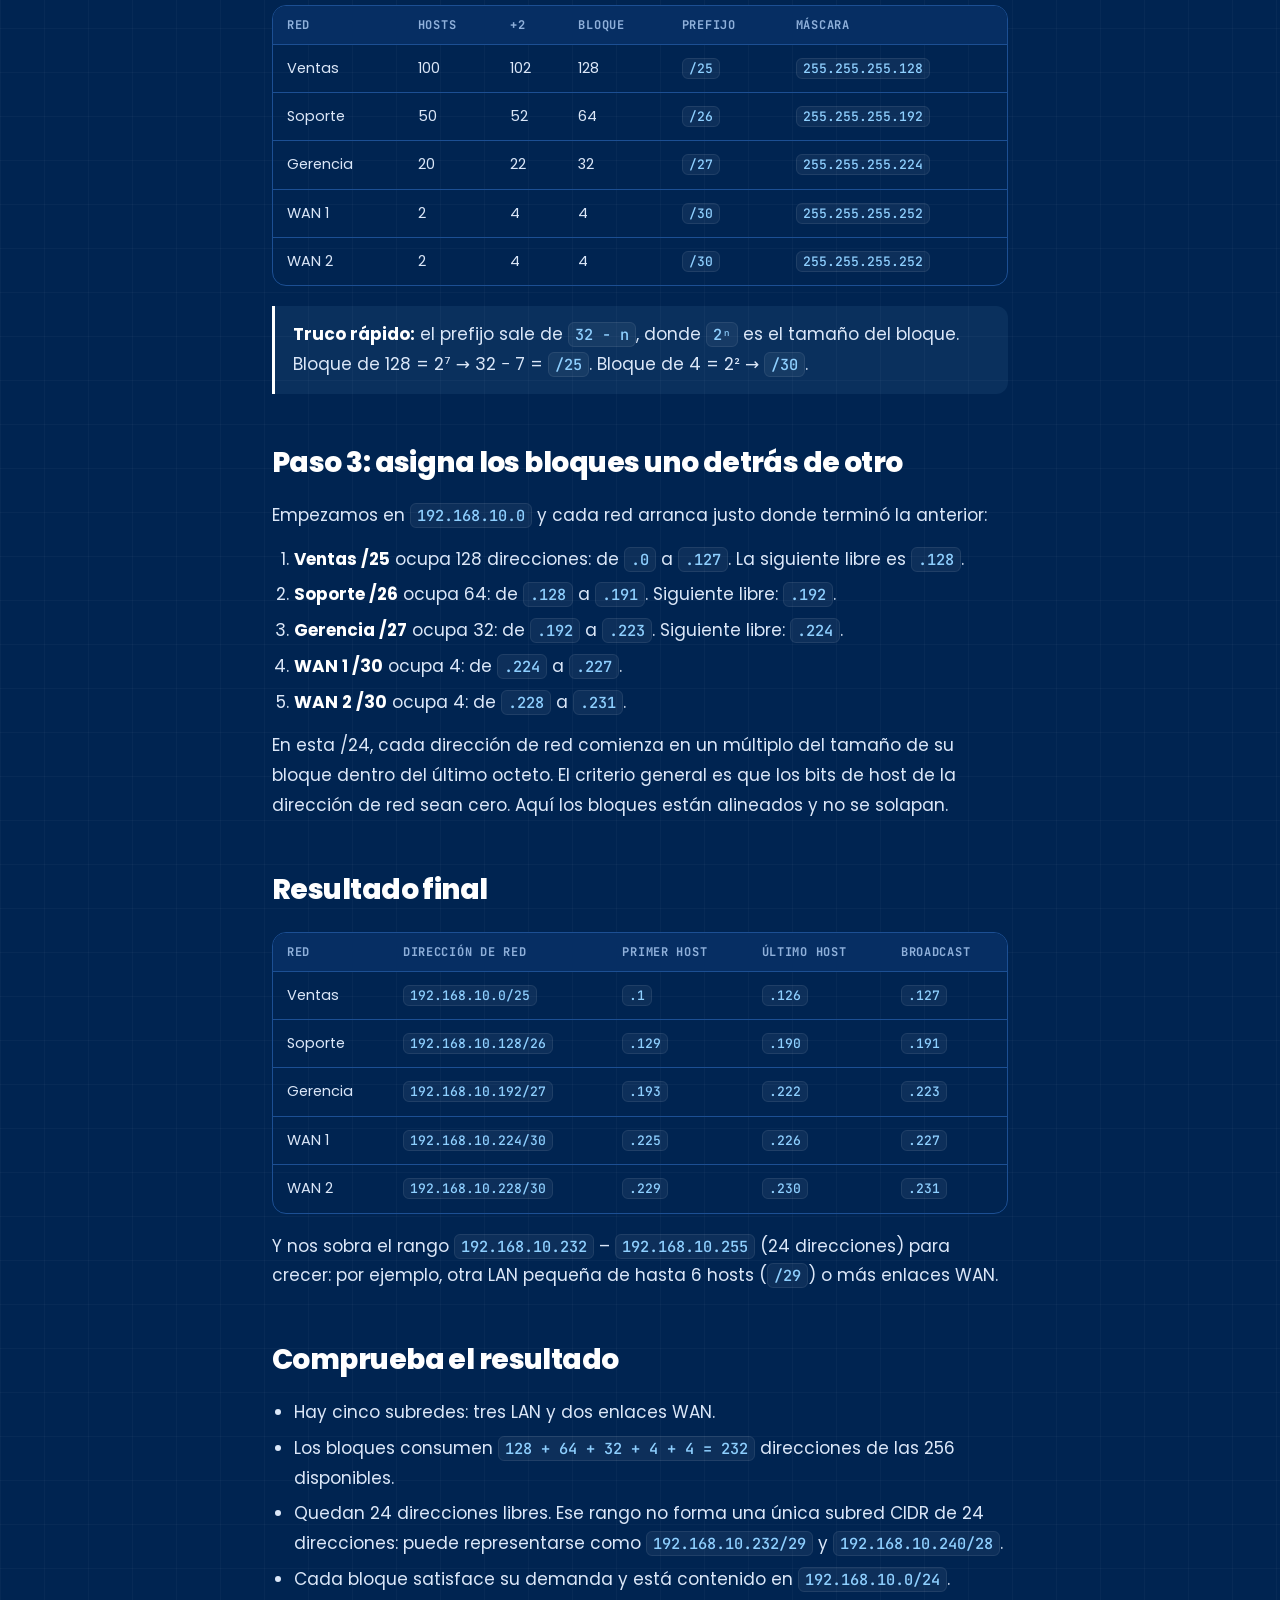
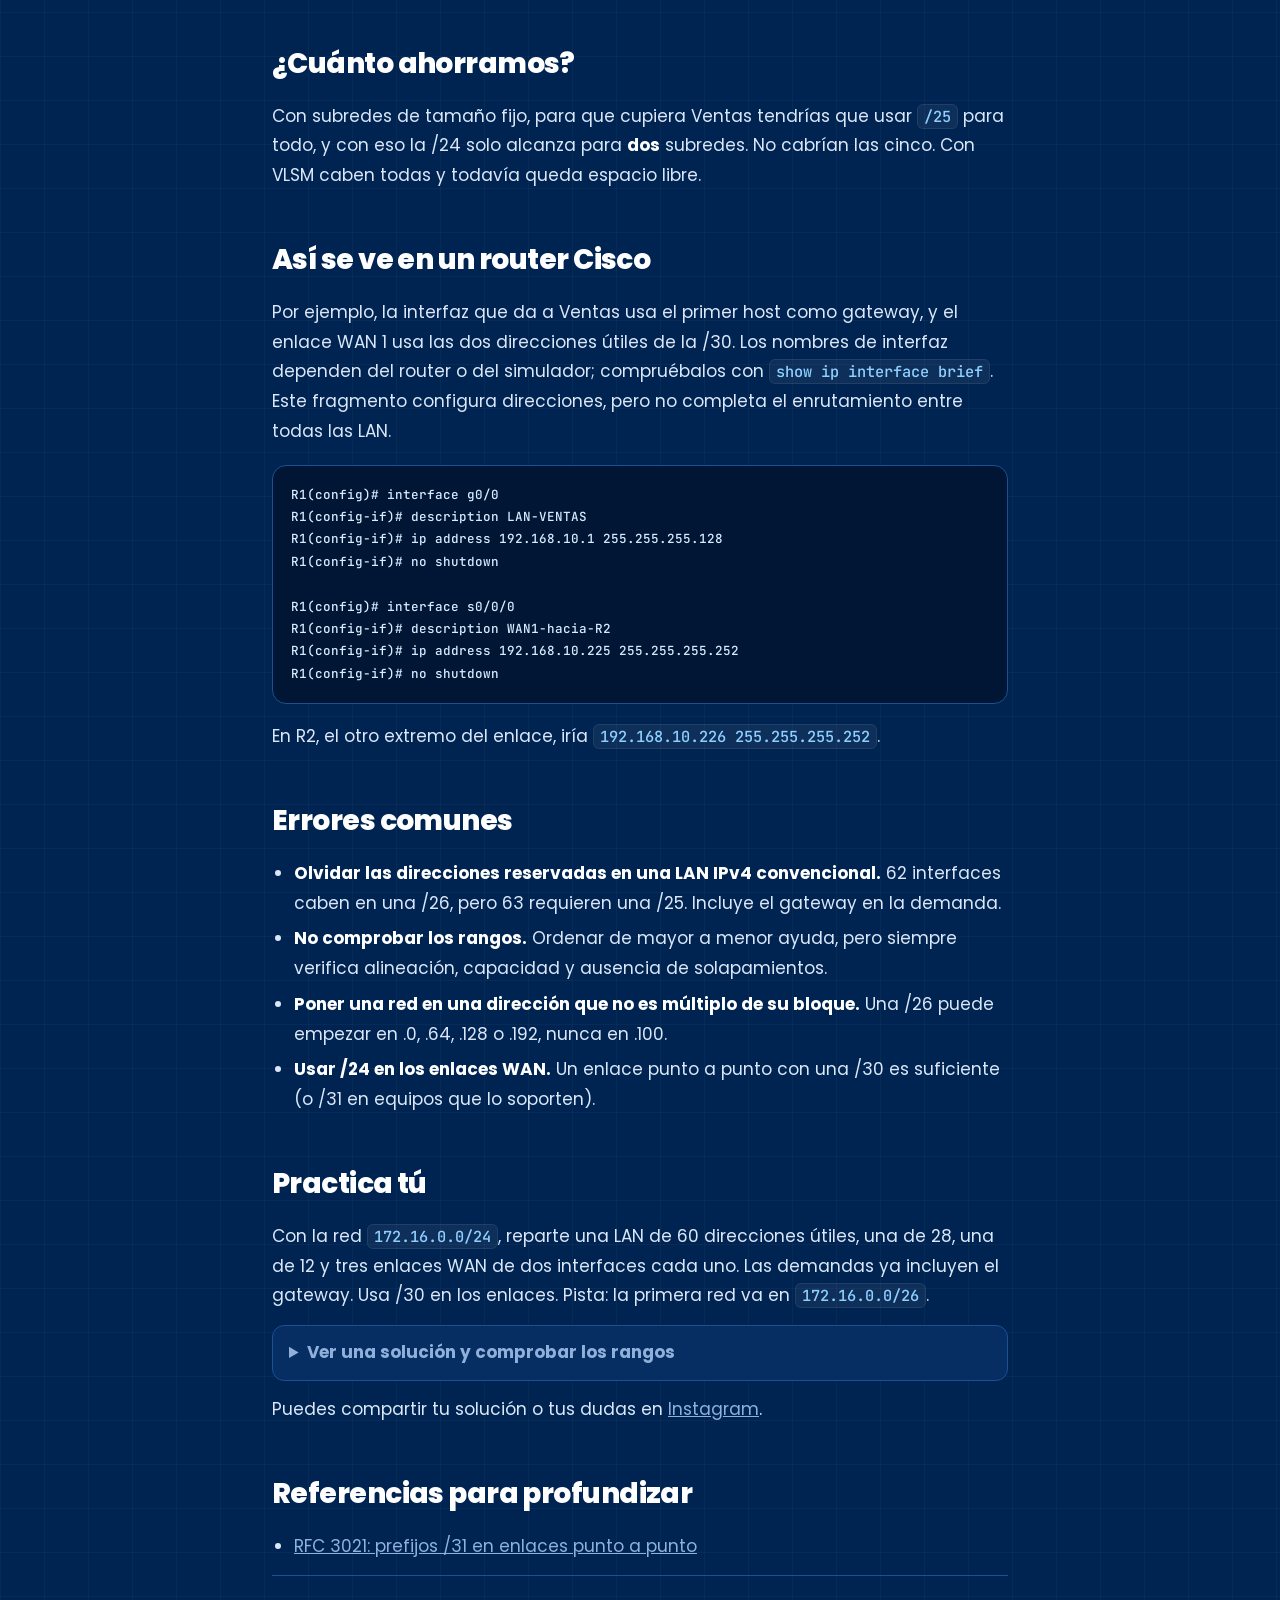
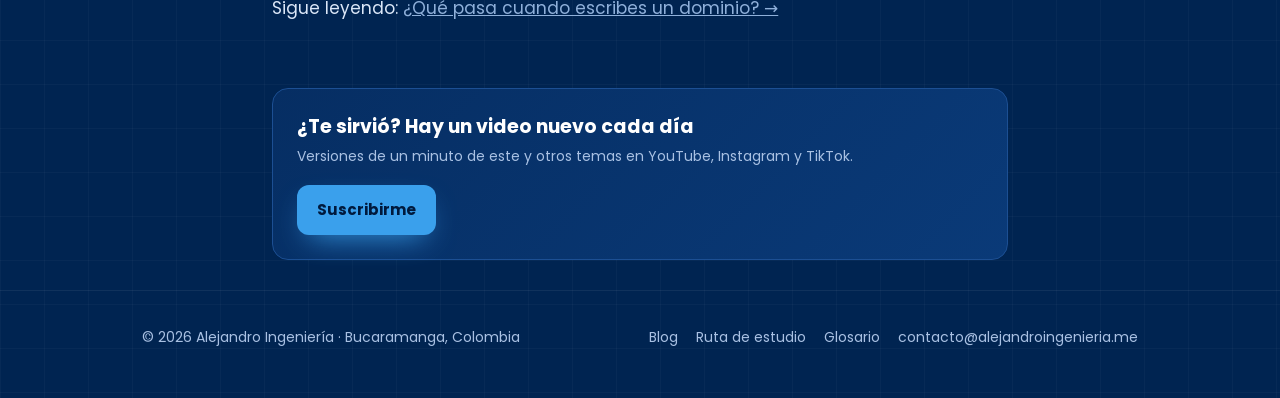
<file: blog/vlsm-paso-a-paso.html>
<!DOCTYPE html>
<html lang="es">
<head>
<meta charset="utf-8">
<meta name="viewport" content="width=device-width, initial-scale=1">
<title>VLSM paso a paso: reparte una /24 sin desperdiciar IPs · Alejandro Ingeniería</title>
<meta name="description" content="Un ejercicio completo de VLSM: tres LAN de distinto tamaño y dos enlaces WAN dentro de 192.168.10.0/24, resuelto paso a paso.">
<link rel="canonical" href="https://alejandroingenieria.me/blog/vlsm-paso-a-paso.html">
<meta name="theme-color" content="#002451">
<meta name="author" content="Brayan Alejandro Santamaría">
<meta property="og:type" content="article">
<meta property="og:site_name" content="Alejandro Ingeniería">
<meta property="og:locale" content="es_CO">
<meta property="og:title" content="VLSM paso a paso: reparte una /24 sin desperdiciar IPs · Alejandro Ingeniería">
<meta property="og:description" content="Un ejercicio completo de VLSM: tres LAN de distinto tamaño y dos enlaces WAN dentro de 192.168.10.0/24, resuelto paso a paso.">
<meta property="og:url" content="https://alejandroingenieria.me/blog/vlsm-paso-a-paso.html">
<meta property="og:image" content="https://alejandroingenieria.me/assets/og.png">
<meta name="twitter:card" content="summary_large_image">
<link rel="icon" href="../assets/favicon.svg" type="image/svg+xml">
<link rel="apple-touch-icon" href="../assets/apple-touch-icon.png">
<link rel="preconnect" href="https://fonts.googleapis.com">
<link rel="preconnect" href="https://fonts.gstatic.com" crossorigin>
<link href="https://fonts.googleapis.com/css2?family=Poppins:wght@400;500;600;700;800&family=JetBrains+Mono:wght@500;700&display=swap" rel="stylesheet">
<link rel="stylesheet" href="../assets/style.css">
<script>document.documentElement.classList.add("js")</script>
<script type="application/ld+json">{"@context": "https://schema.org", "@type": "BlogPosting", "headline": "VLSM paso a paso: reparte una /24 sin desperdiciar IPs", "description": "Un ejercicio completo de VLSM: tres LAN de distinto tamaño y dos enlaces WAN dentro de 192.168.10.0/24, resuelto paso a paso.", "dateModified": "2026-11-27", "datePublished": "2026-11-22", "inLanguage": "es", "image": "https://alejandroingenieria.me/assets/og.png", "author": {"@type": "Person", "name": "Brayan Alejandro Santamaría", "url": "https://alejandroingenieria.me/"}, "mainEntityOfPage": "https://alejandroingenieria.me/blog/vlsm-paso-a-paso.html"}</script>
</head>
<body>
<a class="skip" href="#main">Saltar al contenido</a>
<nav aria-label="Principal">
  <div class="nav-in">
    <a class="brand" href="../" aria-label="Alejandro Ingeniería, inicio"><svg viewBox="0 0 40 40" aria-hidden="true"><rect x="9" y="9" width="22" height="22" rx="3.5" fill="none" stroke="currentColor" stroke-width="2.2"/><path d="M15 4.5v4.5M20 4.5v4.5M25 4.5v4.5M15 31v4.5M20 31v4.5M25 31v4.5M4.5 15h4.5M4.5 20h4.5M4.5 25h4.5M31 15h4.5M31 20h4.5M31 25h4.5" stroke="currentColor" stroke-width="2" stroke-linecap="round"/><path d="M15.2 23.6l4.6-4.6 4.6-2.6M19.8 19v8M24.4 23.8V27" fill="none" stroke="currentColor" stroke-width="1.8" stroke-linecap="round" stroke-linejoin="round"/><circle cx="15.2" cy="23.6" r="1.9" fill="#002451" stroke="currentColor" stroke-width="1.6"/><circle cx="24.4" cy="16.4" r="1.9" fill="#002451" stroke="currentColor" stroke-width="1.6"/><circle cx="24.4" cy="23.6" r="1.9" fill="#002451" stroke="currentColor" stroke-width="1.6"/></svg><span class="wm"><b>Alejandro</b><small>Ingeniería &amp; Sistemas</small></span></a>
    <button class="menu-btn" aria-label="Abrir menú" aria-expanded="false" aria-controls="menu"><span></span><span></span><span></span></button>
    <div class="links" id="menu">
      <a href="../#series">Series</a>
      <a href="../blog/" aria-current="page">Blog</a>
      <a href="../ruta/">Ruta</a>
      <a href="../glosario/">Glosario</a>
      <a href="../#colaboraciones">Colaboraciones</a>
      <a href="../#quien">Quién soy</a>
      <a class="pill" href="https://www.youtube.com/@alejandroingenieria?sub_confirmation=1" target="_blank" rel="noopener">Suscribirme</a>
    </div>
  </div>
</nav>

<main id="main">
<div class="page-head">
  <div class="crumbs"><a href="../">Inicio</a> / <a href="./">Blog</a> / Subnetting</div>
  <h1>VLSM paso a paso: reparte una /24 sin desperdiciar IPs</h1>
  <div class="post-meta"><span class="chip">Subnetting</span><span>Paso 3 de la <a href="../ruta/" style="color:inherit">ruta de estudio</a></span><span>· 8 min de lectura</span></div>
</div>
<article class="post">
<p class="revision">Revisión técnica: <time datetime="2026-11-27">27 de noviembre de 2026</time>.</p>
<p>Si alguna vez dividiste una red en subredes <strong>todas del mismo tamaño</strong>, ya sabes el problema: a una LAN de 20 equipos le sobran cientos de direcciones y a un enlace entre dos routers, que solo necesita 2, le das lo mismo que a la red más grande. <strong>VLSM</strong> (<em>Variable Length Subnet Mask</em>) arregla eso: cada subred recibe una máscara a la medida de lo que necesita.</p>

<p>En este tutorial vamos a resolver un ejercicio completo, de principio a fin, con la misma técnica que uso en los laboratorios de Cisco.</p>

<h2>El ejercicio</h2>
<p>Nos dan la red <code>192.168.10.0/24</code> y hay que repartirla entre:</p>
<ul>
  <li><strong>LAN Ventas:</strong> 100 hosts</li>
  <li><strong>LAN Soporte:</strong> 50 hosts</li>
  <li><strong>LAN Gerencia:</strong> 20 hosts</li>
  <li><strong>WAN 1 y WAN 2:</strong> enlaces punto a punto entre routers, 2 hosts cada uno</li>
</ul>

<h2>Paso 1: ordena de mayor a menor</h2>
<p>Una estrategia práctica es <strong>asignar primero la subred más grande</strong> y continuar con las pequeñas. Facilita mantener los bloques alineados y reduce la fragmentación. No es una condición obligatoria de VLSM: lo indispensable es que cada subred esté alineada con su prefijo, no se solape con otra y quepa dentro de la red original.</p>
<p>Orden: Ventas (100) → Soporte (50) → Gerencia (20) → WAN 1 (2) → WAN 2 (2).</p>

<h2>Paso 2: calcula el tamaño de bloque de cada red</h2>
<p>En las subredes IPv4 convencionales de este ejercicio reservamos <strong>dos direcciones</strong>: red y broadcast. Buscamos el menor bloque que cumpla <code>2ⁿ − 2 ≥ hosts necesarios</code>. Cuenta también la interfaz del router y otros dispositivos que necesiten IP: si los 100 hosts fueran 100 computadores más un gateway, se necesitarían 101 direcciones útiles y el bloque seguiría siendo /25.</p>
<div class="note"><strong>Alcance:</strong> usaremos /30 para los enlaces WAN. La regla de restar dos no se aplica a los enlaces punto a punto /31 definidos por RFC 3021 ni a una ruta de host /32.</div>
<div class="tbl"><table>
<thead><tr><th>Red</th><th>Hosts</th><th>+2</th><th>Bloque</th><th>Prefijo</th><th>Máscara</th></tr></thead>
<tbody>
<tr><td>Ventas</td><td>100</td><td>102</td><td>128</td><td><code>/25</code></td><td><code>255.255.255.128</code></td></tr>
<tr><td>Soporte</td><td>50</td><td>52</td><td>64</td><td><code>/26</code></td><td><code>255.255.255.192</code></td></tr>
<tr><td>Gerencia</td><td>20</td><td>22</td><td>32</td><td><code>/27</code></td><td><code>255.255.255.224</code></td></tr>
<tr><td>WAN 1</td><td>2</td><td>4</td><td>4</td><td><code>/30</code></td><td><code>255.255.255.252</code></td></tr>
<tr><td>WAN 2</td><td>2</td><td>4</td><td>4</td><td><code>/30</code></td><td><code>255.255.255.252</code></td></tr>
</tbody></table></div>
<div class="note b"><strong>Truco rápido:</strong> el prefijo sale de <code>32 − n</code>, donde <code>2ⁿ</code> es el tamaño del bloque. Bloque de 128 = 2⁷ → 32 − 7 = <code>/25</code>. Bloque de 4 = 2² → <code>/30</code>.</div>

<h2>Paso 3: asigna los bloques uno detrás de otro</h2>
<p>Empezamos en <code>192.168.10.0</code> y cada red arranca justo donde terminó la anterior:</p>
<ol>
  <li><strong>Ventas /25</strong> ocupa 128 direcciones: de <code>.0</code> a <code>.127</code>. La siguiente libre es <code>.128</code>.</li>
  <li><strong>Soporte /26</strong> ocupa 64: de <code>.128</code> a <code>.191</code>. Siguiente libre: <code>.192</code>.</li>
  <li><strong>Gerencia /27</strong> ocupa 32: de <code>.192</code> a <code>.223</code>. Siguiente libre: <code>.224</code>.</li>
  <li><strong>WAN 1 /30</strong> ocupa 4: de <code>.224</code> a <code>.227</code>.</li>
  <li><strong>WAN 2 /30</strong> ocupa 4: de <code>.228</code> a <code>.231</code>.</li>
</ol>
<p>En esta /24, cada dirección de red comienza en un múltiplo del tamaño de su bloque dentro del último octeto. El criterio general es que los bits de host de la dirección de red sean cero. Aquí los bloques están alineados y no se solapan.</p>

<h2>Resultado final</h2>
<div class="tbl"><table>
<thead><tr><th>Red</th><th>Dirección de red</th><th>Primer host</th><th>Último host</th><th>Broadcast</th></tr></thead>
<tbody>
<tr><td>Ventas</td><td><code>192.168.10.0/25</code></td><td><code>.1</code></td><td><code>.126</code></td><td><code>.127</code></td></tr>
<tr><td>Soporte</td><td><code>192.168.10.128/26</code></td><td><code>.129</code></td><td><code>.190</code></td><td><code>.191</code></td></tr>
<tr><td>Gerencia</td><td><code>192.168.10.192/27</code></td><td><code>.193</code></td><td><code>.222</code></td><td><code>.223</code></td></tr>
<tr><td>WAN 1</td><td><code>192.168.10.224/30</code></td><td><code>.225</code></td><td><code>.226</code></td><td><code>.227</code></td></tr>
<tr><td>WAN 2</td><td><code>192.168.10.228/30</code></td><td><code>.229</code></td><td><code>.230</code></td><td><code>.231</code></td></tr>
</tbody></table></div>
<p>Y nos sobra el rango <code>192.168.10.232</code> – <code>192.168.10.255</code> (24 direcciones) para crecer: por ejemplo, otra LAN pequeña de hasta 6 hosts (<code>/29</code>) o más enlaces WAN.</p>

<h2>Comprueba el resultado</h2>
<ul>
  <li>Hay cinco subredes: tres LAN y dos enlaces WAN.</li>
  <li>Los bloques consumen <code>128 + 64 + 32 + 4 + 4 = 232</code> direcciones de las 256 disponibles.</li>
  <li>Quedan 24 direcciones libres. Ese rango no forma una única subred CIDR de 24 direcciones: puede representarse como <code>192.168.10.232/29</code> y <code>192.168.10.240/28</code>.</li>
  <li>Cada bloque satisface su demanda y está contenido en <code>192.168.10.0/24</code>.</li>
</ul>

<h2>¿Cuánto ahorramos?</h2>
<p>Con subredes de tamaño fijo, para que cupiera Ventas tendrías que usar <code>/25</code> para todo, y con eso la /24 solo alcanza para <strong>dos</strong> subredes. No cabrían las cinco. Con VLSM caben todas y todavía queda espacio libre.</p>

<h2>Así se ve en un router Cisco</h2>
<p>Por ejemplo, la interfaz que da a Ventas usa el primer host como gateway, y el enlace WAN 1 usa las dos direcciones útiles de la /30. Los nombres de interfaz dependen del router o del simulador; compruébalos con <code>show ip interface brief</code>. Este fragmento configura direcciones, pero no completa el enrutamiento entre todas las LAN.</p>
<pre><code>R1(config)# interface g0/0
R1(config-if)# description LAN-VENTAS
R1(config-if)# ip address 192.168.10.1 255.255.255.128
R1(config-if)# no shutdown

R1(config)# interface s0/0/0
R1(config-if)# description WAN1-hacia-R2
R1(config-if)# ip address 192.168.10.225 255.255.255.252
R1(config-if)# no shutdown</code></pre>
<p>En R2, el otro extremo del enlace, iría <code>192.168.10.226 255.255.255.252</code>.</p>

<h2>Errores comunes</h2>
<ul>
  <li><strong>Olvidar las direcciones reservadas en una LAN IPv4 convencional.</strong> 62 interfaces caben en una /26, pero 63 requieren una /25. Incluye el gateway en la demanda.</li>
  <li><strong>No comprobar los rangos.</strong> Ordenar de mayor a menor ayuda, pero siempre verifica alineación, capacidad y ausencia de solapamientos.</li>
  <li><strong>Poner una red en una dirección que no es múltiplo de su bloque.</strong> Una /26 puede empezar en .0, .64, .128 o .192, nunca en .100.</li>
  <li><strong>Usar /24 en los enlaces WAN.</strong> Un enlace punto a punto con una /30 es suficiente (o /31 en equipos que lo soporten).</li>
</ul>

<h2>Practica tú</h2>
<p>Con la red <code>172.16.0.0/24</code>, reparte una LAN de 60 direcciones útiles, una de 28, una de 12 y tres enlaces WAN de dos interfaces cada uno. Las demandas ya incluyen el gateway. Usa /30 en los enlaces. Pista: la primera red va en <code>172.16.0.0/26</code>.</p>
<details><summary>Ver una solución y comprobar los rangos</summary>
<div class="tbl"><table>
<thead><tr><th>Red</th><th>Subred</th><th>Hosts útiles</th><th>Broadcast</th></tr></thead>
<tbody>
<tr><td>LAN 60</td><td><code>172.16.0.0/26</code></td><td><code>172.16.0.1–172.16.0.62</code></td><td><code>172.16.0.63</code></td></tr>
<tr><td>LAN 28</td><td><code>172.16.0.64/27</code></td><td><code>172.16.0.65–172.16.0.94</code></td><td><code>172.16.0.95</code></td></tr>
<tr><td>LAN 12</td><td><code>172.16.0.96/28</code></td><td><code>172.16.0.97–172.16.0.110</code></td><td><code>172.16.0.111</code></td></tr>
<tr><td>WAN 1</td><td><code>172.16.0.112/30</code></td><td><code>172.16.0.113–172.16.0.114</code></td><td><code>172.16.0.115</code></td></tr>
<tr><td>WAN 2</td><td><code>172.16.0.116/30</code></td><td><code>172.16.0.117–172.16.0.118</code></td><td><code>172.16.0.119</code></td></tr>
<tr><td>WAN 3</td><td><code>172.16.0.120/30</code></td><td><code>172.16.0.121–172.16.0.122</code></td><td><code>172.16.0.123</code></td></tr>
</tbody></table></div>
<p>Se usan 124 direcciones y quedan 132, desde <code>172.16.0.124</code> hasta <code>172.16.0.255</code>. Son varias subredes posibles, no un único bloque CIDR de 132 direcciones.</p>
</details>
<p>Puedes compartir tu solución o tus dudas en <a href="https://www.instagram.com/alejandroingenieria/" target="_blank" rel="noopener">Instagram</a>.</p>

<h2>Referencias para profundizar</h2>
<ul>
  <li><a href="https://www.rfc-editor.org/rfc/rfc3021.html" target="_blank" rel="noopener">RFC 3021: prefijos /31 en enlaces punto a punto</a></li>
</ul>

<p class="next">Sigue leyendo: <a href="como-funciona-dns.html">¿Qué pasa cuando escribes un dominio? →</a></p>
</article>

<div class="post-cta">
  <div class="box">
    <div><h3>¿Te sirvió? Hay un video nuevo cada día</h3><p>Versiones de un minuto de este y otros temas en YouTube, Instagram y TikTok.</p></div>
    <a class="btn y" href="https://www.youtube.com/@alejandroingenieria?sub_confirmation=1" target="_blank" rel="noopener">Suscribirme</a>
  </div>
</div>

</main>

<footer>
  <div class="foot">
    <div>© <span data-year>2026</span> Alejandro Ingeniería · Bucaramanga, Colombia</div>
    <div class="cols">
      <a href="../blog/">Blog</a>
      <a href="../ruta/">Ruta de estudio</a>
      <a href="../glosario/">Glosario</a>
      <a href="mailto:contacto@alejandroingenieria.me">contacto@alejandroingenieria.me</a>
    </div>
  </div>
</footer>
<script src="../assets/main.js"></script>
</body>
</html>
</file>
<file: assets/style.css>
/* Alejandro Ingeniería — estilos compartidos */
:root{
  --bg:#002451;--bg2:#001b3f;--panel:#062e63;--panel2:#0a3a78;--line:#1c4f93;
  --txt:#ffffff;--mut:#a9c1e3;--gold:#3aa0ec;--gold2:#8fd0ff;--blue:#ffffff;
  --on:#001a3d;--soft:#8fb0da;--softbg:#1d4475;--softline:#4a73a8;--r:16px;--max:1040px;
  --mono:'JetBrains Mono',ui-monospace,SFMono-Regular,Menlo,monospace;
}
*{box-sizing:border-box;margin:0;padding:0}
html{scroll-behavior:smooth;scroll-padding-top:80px}
body{background:var(--bg);color:var(--txt);font-family:Poppins,system-ui,-apple-system,Segoe UI,sans-serif;overflow-x:hidden;line-height:1.5;-webkit-font-smoothing:antialiased}
a{color:inherit}
img,svg{display:block;max-width:100%}
::selection{background:var(--gold);color:var(--on)}
:focus-visible{outline:2px solid var(--gold);outline-offset:3px;border-radius:6px}
.skip{position:absolute;left:-999px;top:8px;z-index:50;background:var(--gold);color:var(--on);padding:8px 14px;border-radius:8px;font-weight:700}
.skip:focus{left:8px}

/* ---------- Navegación ---------- */
body > nav{position:fixed;top:0;left:0;right:0;z-index:20;background:rgba(0,30,70,.82);backdrop-filter:blur(12px);-webkit-backdrop-filter:blur(12px);border-bottom:1px solid #ffffff10}
.nav-in{max-width:var(--max);margin:0 auto;display:flex;justify-content:space-between;align-items:center;padding:12px 22px}
.brand{display:flex;align-items:center;gap:10px;font-weight:800;text-decoration:none;letter-spacing:-.01em}
.brand svg{width:34px;height:34px;flex:none}
.links{display:flex;align-items:center;gap:6px}
.links a{color:var(--mut);text-decoration:none;font-size:14px;padding:8px 10px;border-radius:8px}
.links a:hover,.links a[aria-current="page"]{color:var(--gold)}
.links a.pill{color:var(--on);background:var(--gold);font-weight:700;margin-left:6px}
.links a.pill:hover{color:var(--on);filter:brightness(1.08)}
.menu-btn{display:none;background:none;border:1px solid var(--line);color:var(--txt);border-radius:10px;width:42px;height:40px;cursor:pointer}
.menu-btn span{display:block;width:18px;height:2px;background:currentColor;margin:4px auto;transition:transform .2s,opacity .2s}
@media(max-width:760px){
  .menu-btn{display:block}
  .links{position:absolute;top:100%;left:0;right:0;flex-direction:column;align-items:stretch;gap:0;padding:8px 14px 16px;background:rgba(0,30,70,.97);border-bottom:1px solid var(--line);display:none}
  .links.open{display:flex}
  .links a{padding:14px 10px;font-size:16px;border-bottom:1px solid #ffffff0a}
  .links a.pill{margin:10px 0 0;text-align:center;border:0}
  nav.open .menu-btn span:nth-child(1){transform:translateY(6px) rotate(45deg)}
  nav.open .menu-btn span:nth-child(2){opacity:0}
  nav.open .menu-btn span:nth-child(3){transform:translateY(-6px) rotate(-45deg)}
}

/* ---------- Hero ---------- */
header.hero-wrap{position:relative;min-height:92vh;display:flex;align-items:center;padding:120px 22px 70px;overflow:hidden}
#eye{position:absolute;inset:0;width:100%;height:100%;opacity:.55}
header.hero-wrap::after{content:"";position:absolute;inset:auto 0 0 0;height:160px;background:linear-gradient(transparent,var(--bg));pointer-events:none}
.hero{position:relative;z-index:1;max-width:calc(var(--max) - 44px);margin:0 auto;width:100%}
.tag{display:inline-block;font:700 12px var(--mono);letter-spacing:.2em;color:var(--gold);border:1px solid #3aa0ec66;padding:6px 10px;border-radius:99px;text-transform:uppercase}
h1{font-size:clamp(38px,7vw,76px);line-height:1.03;font-weight:800;letter-spacing:-.03em;margin:18px 0}
.grad{background:linear-gradient(90deg,var(--gold),var(--gold2),var(--blue));-webkit-background-clip:text;background-clip:text;color:transparent}
.lead{max-width:620px;color:var(--mut);font-size:clamp(16px,2vw,19px);line-height:1.6}
.cta{display:flex;gap:12px;flex-wrap:wrap;margin-top:28px}
.btn{display:inline-flex;align-items:center;gap:8px;padding:14px 20px;border-radius:12px;font-weight:700;text-decoration:none;transition:transform .15s,box-shadow .15s,border-color .15s;font-size:15px}
.btn:hover{transform:translateY(-2px)}
.btn svg{width:18px;height:18px}
.btn.y{background:var(--gold);color:var(--on);box-shadow:0 12px 30px -12px var(--gold)}
.btn.o{border:1px solid var(--line);background:#062e63aa}
.btn.o:hover{border-color:var(--gold)}
.stats{display:flex;gap:28px;flex-wrap:wrap;margin-top:40px;font:500 13px var(--mono);color:var(--mut)}
.stats b{display:block;font:800 22px Poppins,sans-serif;color:var(--txt)}

/* ---------- Secciones ---------- */
section{max-width:var(--max);margin:0 auto;padding:72px 22px}
.eyebrow{font:700 12px var(--mono);letter-spacing:.18em;color:var(--gold);text-transform:uppercase}
h2{font-size:clamp(26px,4vw,38px);font-weight:800;letter-spacing:-.02em;margin-top:6px}
.sub{color:var(--mut);margin-top:8px;max-width:640px}
.head-row{display:flex;justify-content:space-between;align-items:flex-end;gap:16px;flex-wrap:wrap}
.more{color:var(--gold);text-decoration:none;font-weight:600;font-size:15px}
.more:hover{text-decoration:underline}
.grid{display:grid;grid-template-columns:repeat(auto-fit,minmax(230px,1fr));gap:16px;margin-top:28px}
.card{background:var(--panel);border:1px solid var(--line);border-radius:var(--r);padding:22px;transition:transform .2s,border-color .2s}
.js .reveal{opacity:0;transform:translateY(20px)}
.js .reveal.in{opacity:1;transform:none;transition:opacity .6s,transform .6s,border-color .2s}
.card:hover{border-color:var(--gold)}
.card .n{font:700 12px var(--mono);color:var(--gold)}
.card h3{margin:10px 0 6px;font-size:18px;line-height:1.3}
.card p{color:var(--mut);font-size:14px;line-height:1.55}
a.card{display:block;text-decoration:none}
.card .meta{display:flex;gap:10px;flex-wrap:wrap;margin-top:14px;font:500 12px var(--mono);color:var(--mut)}
.chip{display:inline-block;font:700 11px var(--mono);padding:4px 8px;border-radius:99px;background:#ffffff14;color:#dbe7f8;border:1px solid #ffffff2e}
.chip.g{background:#3aa0ec1f;color:var(--gold);border-color:#3aa0ec40}
.soon{opacity:.6}

/* Redes */
.social{display:grid;grid-template-columns:repeat(auto-fit,minmax(210px,1fr));gap:12px;margin-top:24px}
.social a{display:flex;align-items:center;gap:14px;padding:16px;border-radius:14px;background:var(--panel);border:1px solid var(--line);text-decoration:none;transition:border-color .2s,transform .15s}
.social a:hover{border-color:var(--blue);transform:translateY(-2px)}
.social svg{width:26px;height:26px;flex:none;color:var(--gold)}
.social b{display:block}
.social small{color:var(--mut)}

/* Colaboraciones */
.collab{display:grid;grid-template-columns:1.2fr 1fr;gap:20px;margin-top:28px}
.collab ul{list-style:none;display:grid;gap:12px}
.collab li{display:flex;gap:12px;align-items:flex-start;color:var(--mut);font-size:15px}
.collab li::before{content:"";width:8px;height:8px;border-radius:2px;background:var(--gold);margin-top:8px;flex:none;transform:rotate(45deg)}
.collab li b{color:var(--txt)}
.mailbox{background:linear-gradient(135deg,var(--panel),var(--panel2));border:1px solid var(--line);border-radius:var(--r);padding:24px;display:flex;flex-direction:column;gap:14px}
.mail{display:block;text-decoration:none;padding:14px;border-radius:12px;border:1px solid var(--line);background:#001b3f99;transition:border-color .2s}
.mail:hover{border-color:var(--gold)}
.mail small{display:block;color:var(--mut);font-size:12px}
.mail span{font:700 15px var(--mono);color:var(--gold);word-break:break-all}
@media(max-width:760px){.collab{grid-template-columns:1fr}}

/* Quién soy */
.who{display:grid;grid-template-columns:auto 1fr;gap:24px;align-items:center;background:linear-gradient(135deg,var(--panel),var(--panel2));border:1px solid var(--line);border-radius:22px;padding:30px}
.who .av{width:96px;height:96px;border-radius:24px;display:grid;place-items:center;background:var(--bg2);color:var(--gold);box-shadow:0 0 0 1px var(--line),0 0 40px -8px var(--gold)}
.who .av svg{width:62px;height:62px}
.who p{color:var(--mut);line-height:1.65;margin-top:8px}
@media(max-width:600px){.who{grid-template-columns:1fr;text-align:center}.who .av{width:96px;height:96px;border-radius:24px;display:grid;place-items:center;background:var(--bg2);color:var(--gold);box-shadow:0 0 0 1px var(--line),0 0 40px -8px var(--gold)}.who .cta{justify-content:center}}

/* Footer */
footer{border-top:1px solid #ffffff10;margin-top:30px}
.foot{max-width:var(--max);margin:0 auto;padding:36px 22px 50px;display:flex;justify-content:space-between;gap:20px;flex-wrap:wrap;color:var(--mut);font-size:14px}
.foot a{color:var(--mut);text-decoration:none}
.foot a:hover{color:var(--gold)}
.foot .cols{display:flex;gap:18px;flex-wrap:wrap}

/* ---------- Artículos del blog ---------- */
.page-head{padding:130px 22px 30px;max-width:780px;margin:0 auto}
.page-head h1{font-size:clamp(32px,5.5vw,52px)}
.crumbs{font:500 13px var(--mono);color:var(--mut)}
.crumbs a{color:var(--mut);text-decoration:none}
.crumbs a:hover{color:var(--gold)}
.post-meta{display:flex;gap:10px;flex-wrap:wrap;align-items:center;color:var(--mut);font-size:14px;margin-top:6px}
article.post{max-width:780px;margin:0 auto;padding:10px 22px 40px;font-size:17px;line-height:1.75;color:#dbe7f8}
article.post h2{font-size:clamp(22px,3vw,28px);margin:44px 0 12px;color:var(--txt)}
article.post h3{font-size:19px;margin:28px 0 8px;color:var(--txt)}
article.post p{margin:14px 0}
article.post ul,article.post ol{margin:14px 0 14px 22px}
article.post li{margin:6px 0}
article.post strong{color:var(--txt)}
article.post a{color:var(--gold)}
article.post code{font:500 .9em var(--mono);background:#ffffff0d;border:1px solid #ffffff14;padding:1px 6px;border-radius:6px;color:var(--gold2)}
article.post pre{background:#001634;border:1px solid var(--line);border-radius:14px;padding:18px;overflow-x:auto;margin:18px 0;font-size:14px;line-height:1.6}
article.post pre code{background:none;border:0;padding:0;color:#d6ecff}
.tbl{overflow-x:auto;margin:18px 0;border:1px solid var(--line);border-radius:14px}
.tbl table{width:100%;border-collapse:collapse;font-size:14.5px;min-width:560px}
.tbl th,.tbl td{padding:11px 14px;text-align:left;border-bottom:1px solid var(--line)}
.tbl th{background:var(--panel);color:var(--gold);font:700 12px var(--mono);letter-spacing:.06em;text-transform:uppercase}
.tbl tr:last-child td{border-bottom:0}
.tbl td code{white-space:nowrap}
.note{border-left:3px solid var(--gold);background:#3aa0ec14;padding:14px 18px;border-radius:0 12px 12px 0;margin:20px 0}
.note.b{border-color:var(--blue);background:#8fd0ff12}
.post-cta{max-width:780px;margin:10px auto 0;padding:0 22px}
.post-cta .box{background:linear-gradient(135deg,var(--panel),var(--panel2));border:1px solid var(--line);border-radius:var(--r);padding:24px;display:flex;justify-content:space-between;align-items:center;gap:18px;flex-wrap:wrap}
.post-cta h3{font-size:19px}
.post-cta p{color:var(--mut);font-size:14px;margin-top:4px}

@media (prefers-reduced-motion:reduce){
  html{scroll-behavior:auto}
  *,*::before,*::after{transition:none!important;animation:none!important}
  .js .reveal{opacity:1;transform:none}
}

/* ---------- Hero con diagrama ---------- */
.hero-grid{display:grid;grid-template-columns:1.15fr .85fr;gap:40px;align-items:center}
@media(max-width:900px){.hero-grid{grid-template-columns:1fr}}
.flow{background:#001b3fcc;border:1px solid var(--line);border-radius:20px;padding:22px;backdrop-filter:blur(6px);-webkit-backdrop-filter:blur(6px);background-image:radial-gradient(#ffffff10 1px,transparent 1px);background-size:14px 14px}
.flow .ttl{font:700 12px var(--mono);color:var(--gold);letter-spacing:.08em;margin-bottom:14px}
.flow ol{list-style:none;position:relative;display:grid;gap:12px}
.flow ol::before{content:"";position:absolute;left:19px;top:20px;bottom:20px;width:2px;background:linear-gradient(var(--gold),var(--blue))}
.flow li{position:relative;display:flex;gap:14px;align-items:center;background:var(--panel);border:1px solid var(--line);border-radius:14px;padding:12px 14px}
.flow li i{flex:none;width:12px;height:12px;border-radius:50%;background:var(--gold);box-shadow:0 0 0 4px #3aa0ec40;margin-left:2px;position:relative;z-index:1}
.flow li:nth-child(n+3) i{background:var(--blue);box-shadow:0 0 0 4px #ffffff2e}
.flow li b{display:block;font-size:15px}
.flow li small{color:var(--mut);font-size:13px}
.js .flow li{opacity:0;transform:translateX(12px);transition:opacity .5s,transform .5s}
.js .flow.in li{opacity:1;transform:none}
.flow.in li:nth-child(2){transition-delay:.15s}.flow.in li:nth-child(3){transition-delay:.3s}.flow.in li:nth-child(4){transition-delay:.45s}

/* ---------- Aprende (ruta + glosario en portada) ---------- */
.learn{display:grid;grid-template-columns:1fr 1fr;gap:16px;margin-top:28px}
@media(max-width:700px){.learn{grid-template-columns:1fr}}
.learn .card h3{font-size:21px}
.learn .card .more{display:inline-block;margin-top:14px}

/* ---------- Blog: filtros ---------- */
.page-head.wide{max-width:var(--max)}
.filters{display:flex;gap:8px;flex-wrap:wrap}
.filter{font:600 13px Poppins,sans-serif;color:var(--mut);background:var(--panel);border:1px solid var(--line);padding:8px 14px;border-radius:99px;cursor:pointer}
.filter:hover{color:var(--txt)}
.filter.on{background:var(--gold);color:var(--on);border-color:var(--gold)}
.count{color:var(--mut);font:500 13px var(--mono);margin-top:14px}
.next{margin-top:36px;padding-top:18px;border-top:1px solid var(--line)}
article.post details{background:var(--panel);border:1px solid var(--line);border-radius:12px;padding:12px 16px;margin:14px 0}
article.post summary{cursor:pointer;color:var(--gold);font-weight:700}
article.post details p{margin:10px 0 0}

/* ---------- Ruta de estudio ---------- */
.steps{list-style:none;display:grid;gap:14px;position:relative}
.steps::before{content:"";position:absolute;left:27px;top:24px;bottom:24px;width:2px;background:linear-gradient(var(--gold),var(--blue));opacity:.5}
.step{display:grid;grid-template-columns:56px 1fr;gap:16px;background:var(--panel);border:1px solid var(--line);border-radius:var(--r);padding:20px;position:relative}
.step .num{width:56px;height:56px;border-radius:14px;display:grid;place-items:center;font:800 18px var(--mono);color:var(--on);background:var(--gold);position:relative;z-index:1}
.step:nth-child(n+4) .num{background:var(--blue);color:var(--on)}
.step h3{font-size:19px;margin:8px 0 6px;line-height:1.3}
.step h3 a{text-decoration:none}
.step h3 a:hover{color:var(--gold)}
.step p{color:var(--mut);font-size:14.5px}
.step .prac{margin-top:10px;padding-top:10px;border-top:1px dashed var(--line);color:#dbe7f8}
.step .prac b{color:var(--gold)}
@media(max-width:520px){.step{grid-template-columns:1fr}.steps::before{display:none}}

/* ---------- Glosario ---------- */
.search{width:100%;margin-top:22px;padding:14px 16px;border-radius:12px;border:1px solid var(--line);background:var(--panel);color:var(--txt);font:500 16px Poppins,sans-serif}
.search:focus{outline:2px solid var(--gold);outline-offset:2px}
.jump{display:flex;flex-wrap:wrap;gap:6px;margin-bottom:22px}
.jump a{font:500 12px var(--mono);color:var(--mut);text-decoration:none;border:1px solid var(--line);padding:5px 9px;border-radius:8px}
.jump a:hover{color:var(--gold);border-color:var(--gold)}
.glossary{display:grid;gap:12px}
.term{background:var(--panel);border:1px solid var(--line);border-radius:14px;padding:18px 20px;scroll-margin-top:90px}
.term:target{border-color:var(--gold)}
.term dt{font-weight:800;font-size:18px;color:var(--gold)}
.term dd{color:#dbe7f8;margin-top:6px;line-height:1.6}
.term dd a{display:block;margin-top:8px;color:var(--blue);font-size:14px;text-decoration:none}
.term dd a:hover{text-decoration:underline}
.empty{color:var(--mut)}
.hero-grid h1{font-size:clamp(38px,5.4vw,64px)}
.hero-grid .stats{gap:22px}
.flow ol::before{left:21px}
.crumbs{margin-bottom:12px}

/* ---------- Identidad Alejandro Ingeniería (chip) ---------- */
body{background-color:var(--bg);background-image:linear-gradient(#ffffff07 1px,transparent 1px),linear-gradient(90deg,#ffffff07 1px,transparent 1px);background-size:44px 44px}
h1,h2,h3,.brand b{font-family:Poppins,system-ui,sans-serif}
h1{letter-spacing:-.02em}
.brand{color:var(--gold);gap:10px}
.brand svg{width:36px;height:36px}
.wm{display:flex;flex-direction:column;line-height:1}
.wm b{color:#fff;font-size:19px;font-weight:700;letter-spacing:-.01em}
.wm small{color:var(--gold);font:600 8.5px Poppins,sans-serif;letter-spacing:.2em;text-transform:uppercase;margin-top:4px}
.grad{background-image:linear-gradient(90deg,#3aa0ec,#8fd0ff 60%,#ffffff);-webkit-background-clip:text;background-clip:text;color:transparent}
.btn.y{box-shadow:0 12px 30px -12px #3aa0ec}
.tag{border-color:#3aa0ec66}
header.hero-wrap::after{background:linear-gradient(transparent,var(--bg))}
.flow li:nth-child(n+3) i{background:#fff;box-shadow:0 0 0 4px #ffffff33}
.step:nth-child(n+4) .num{background:#fff;color:var(--on)}
.links a.pill:hover{filter:brightness(1.1)}

/* ---------- Acento suave fuera del hero ---------- */
.eyebrow,.more,.card .n,.chip.g,.mail span,.tbl th,.flow .ttl,.step .prac b,.term dt,
article.post a,article.post summary,.foot a:hover,.crumbs a:hover,.step h3 a:hover,.jump a:hover{color:var(--soft)}
.social svg{color:var(--soft)}
.chip.g{background:#8fb0da14;border-color:#8fb0da33}
.collab li::before{background:var(--soft)}
.card:hover,.mail:hover,.btn.o:hover,.term:target,.jump a:hover{border-color:var(--softline)}
.note{border-left-color:var(--soft);background:#8fb0da0f}
.filter.on{background:var(--softbg);color:#fff;border-color:var(--softline)}
.step .num,.step:nth-child(n+4) .num{background:var(--softbg);color:#fff;border:1px solid var(--softline)}
.steps::before{background:var(--softline)}
.who .av{color:var(--gold);box-shadow:0 0 0 1px var(--line)}
.links a:hover,.links a[aria-current="page"]{color:#fff}
</file>
